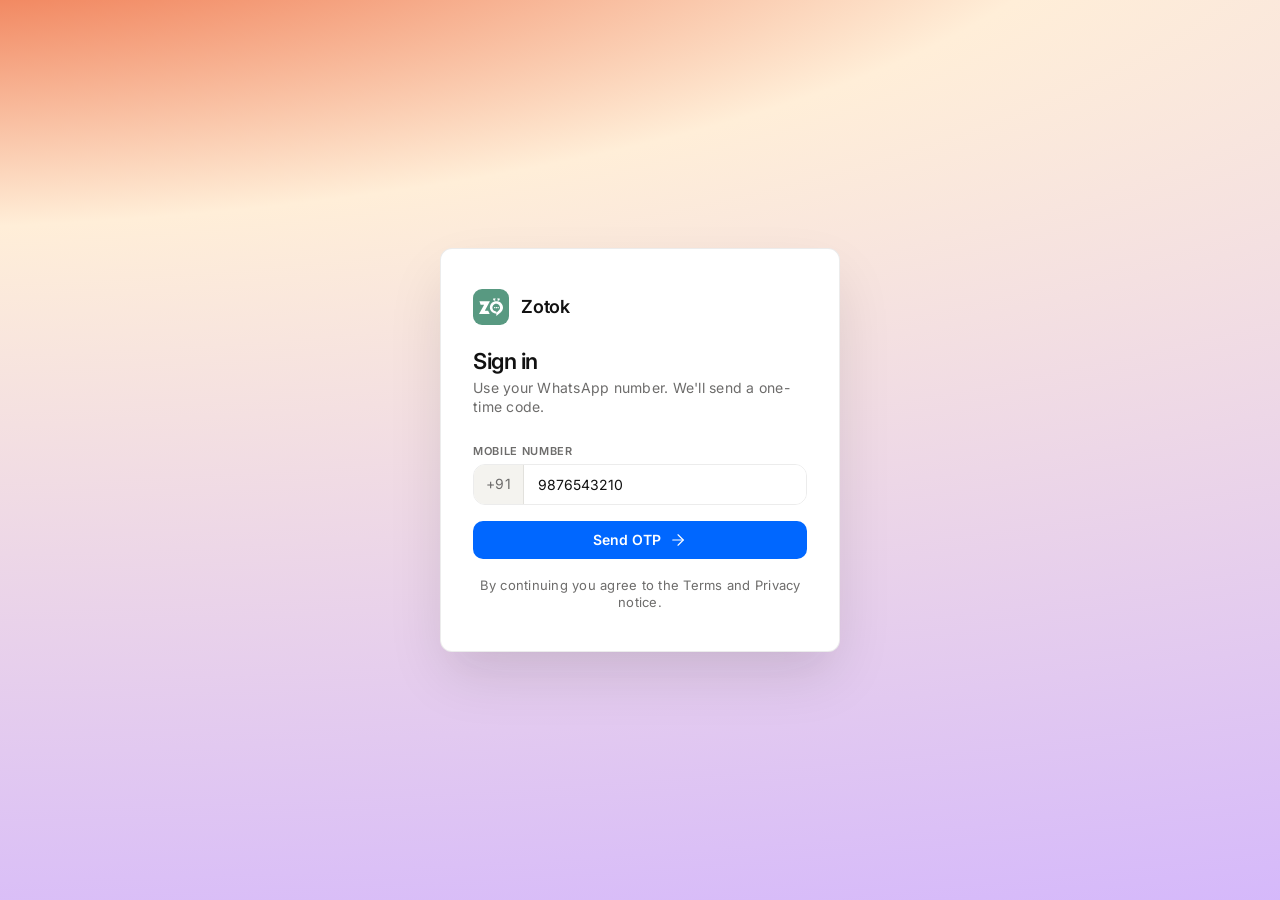
<file: index.html>
<!doctype html>
<html lang="en">
<head>
<meta charset="utf-8">
<title>Group Sense</title>
<meta http-equiv="refresh" content="0; url=login.html">
<link rel="stylesheet" href="styles/main.css">
<link rel="stylesheet" href="styles/components.css">
<link rel="stylesheet" href="styles/dark.css">
  <link rel="preconnect" href="https://fonts.googleapis.com">
  <link rel="preconnect" href="https://fonts.gstatic.com" crossorigin>
  <link href="https://fonts.googleapis.com/css2?family=Inter:wght@400;500;600;700;900&display=swap" rel="stylesheet">
</head>
<body>
<p style="padding:24px;color:#999;font-family:-apple-system,BlinkMacSystemFont,sans-serif">Redirecting to <a href="login.html">login</a>…</p>
</body>
</html>
</file>
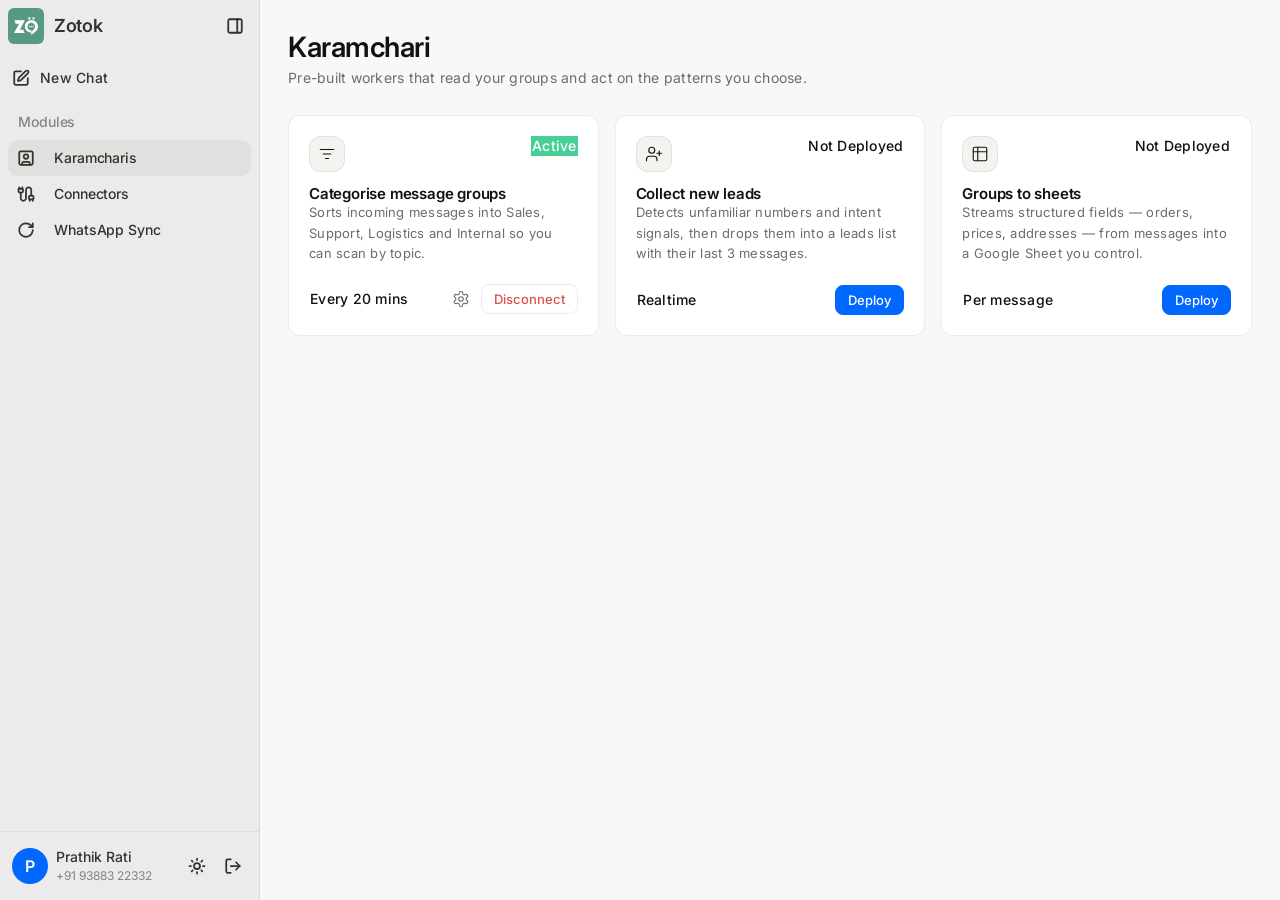
<file: agents.html>
<!doctype html>
<html lang="en" data-loading>

<head>
  <meta charset="utf-8">
  <meta name="viewport" content="width=device-width, initial-scale=1">
  <title>Karamchari — Zotok</title>
  <link rel="stylesheet" href="styles/main.css">
  <link rel="preconnect" href="https://fonts.googleapis.com">
  <link rel="preconnect" href="https://fonts.gstatic.com" crossorigin>
  <link href="https://fonts.googleapis.com/css2?family=Inter:wght@400;500;600;700;900&display=swap" rel="stylesheet">
</head>

<body data-page="agents">

  <div class="app">
    <div id="sidebar-host"></div>

    <main class="main">
      <div class="page">
        <div class="page-head">
          <h1>Karamchari</h1>
          <p class="lede">Pre-built workers that read your groups and act on the patterns you choose.</p>
        </div>

        <div class="agent-grid" id="agent-grid">
          <!-- shimmer cards shown until JS renders real cards -->
          <article class="agent-card shimmer-card">
            <div class="shimmer" style="height:32px;width:32px;border-radius:8px;margin-bottom:12px;"></div>
            <div class="shimmer" style="height:14px;width:70%;margin-bottom:8px;"></div>
            <div class="shimmer" style="height:12px;width:90%;margin-bottom:4px;"></div>
            <div class="shimmer" style="height:12px;width:60%;"></div>
          </article>
          <article class="agent-card shimmer-card">
            <div class="shimmer" style="height:32px;width:32px;border-radius:8px;margin-bottom:12px;"></div>
            <div class="shimmer" style="height:14px;width:60%;margin-bottom:8px;"></div>
            <div class="shimmer" style="height:12px;width:85%;margin-bottom:4px;"></div>
            <div class="shimmer" style="height:12px;width:50%;"></div>
          </article>
          <article class="agent-card shimmer-card">
            <div class="shimmer" style="height:32px;width:32px;border-radius:8px;margin-bottom:12px;"></div>
            <div class="shimmer" style="height:14px;width:65%;margin-bottom:8px;"></div>
            <div class="shimmer" style="height:12px;width:80%;margin-bottom:4px;"></div>
            <div class="shimmer" style="height:12px;width:55%;"></div>
          </article>
        </div>
      </div>
    </main>
  </div>

  <!-- ===================== -->
  <!-- Categorise Modal      -->
  <!-- ===================== -->
  <div class="modal-backdrop" id="modal-configure-agent" role="dialog" aria-modal="true">
    <div class="modal modal-lg">
      <div class="modal-head">
        <div>
          <h2>Categorise message groups</h2>
          <div style="display:flex;gap:12px;margin-top:6px;">
            <span class="badge badge-success"><span class="dot dot-success"></span> State: Active</span>
            <span class="badge">Runs: Every 20 Mins</span>
          </div>
        </div>
        <button class="icon-btn" data-close="modal-configure-agent" aria-label="Close">
          <svg class="icon" viewBox="0 0 24 24" fill="none" stroke="currentColor" stroke-linecap="round"
            stroke-linejoin="round">
            <path d="M18 6 6 18" />
            <path d="m6 6 12 12" />
          </svg>
        </button>
      </div>
      <div class="modal-body" style="background:var(--surface); padding: 24px;">
        <p class="lede" style="margin-bottom:16px;">Messages are classified only using defined categories. Changes apply
          in next scheduled run.</p>
        <div id="category-list" style="display:flex; flex-direction:column; gap:16px; margin-bottom:16px;">
          <!-- Rendered by JS -->
        </div>
        <button class="btn btn-ghost btn-sm" id="add-category-btn"
          style="width:100%; border: 1px dashed var(--border); justify-content:center; background:var(--white);">
          <svg class="icon-sm" viewBox="0 0 24 24" fill="none" stroke="currentColor" stroke-linecap="round"
            stroke-linejoin="round">
            <path d="M12 5v14" />
            <path d="M5 12h14" />
          </svg>
          Add category
        </button>
      </div>
      <div class="modal-foot">
        <span id="category-error" style="color:#d9534f; font-size:13px; margin-right:auto;"></span>
        <button class="btn btn-ghost btn-sm" data-close="modal-configure-agent">Cancel</button>
        <button class="btn btn-primary btn-sm" id="save-categories-btn">Save &amp; Deploy</button>
      </div>
    </div>
  </div>

  <!-- ===================== -->
  <!-- Collect Leads Modal   -->
  <!-- ===================== -->
  <div class="modal-backdrop" id="modal-configure-leads" role="dialog" aria-modal="true">
    <div class="modal modal-lg">
      <div class="modal-head">
        <div>
          <h2>Collect new leads</h2>
          <div style="display:flex;gap:12px;margin-top:6px;">
            <span class="badge" id="modal-leads-badge"><span class="dot dot-idle"></span> State: Not Deployed</span>
            <span class="badge">Runs: Realtime</span>
          </div>
        </div>
        <button class="icon-btn" data-close="modal-configure-leads" aria-label="Close">
          <svg class="icon" viewBox="0 0 24 24" fill="none" stroke="currentColor" stroke-linecap="round"
            stroke-linejoin="round">
            <path d="M18 6 6 18" />
            <path d="m6 6 12 12" />
          </svg>
        </button>
      </div>
      <div class="modal-body" style="background:var(--surface); padding: 24px;">
        <p class="lede" style="margin-bottom:16px;">Detect unknown contacts and extract lead information. Configure the
          columns below.</p>
        <div style="background:var(--white); border:1px solid var(--border); border-radius:var(--r-lg); padding:16px;">
          <div style="display:flex; justify-content:space-between; align-items:center; margin-bottom:16px;">
            <h3 style="font-size:15px; font-weight:600;">Columns (<span id="col-count">6</span>)</h3>
            <button class="btn btn-ghost btn-sm" id="btn-add-col">
              <svg class="icon-sm" viewBox="0 0 24 24" fill="none" stroke="currentColor" stroke-linecap="round"
                stroke-linejoin="round">
                <path d="M12 5v14M5 12h14" />
              </svg>
              Add Column
            </button>
          </div>
          <div id="col-error" style="color:var(--accent-warn); font-size:13px; margin-bottom:12px; display:none;">At
            least 5 columns are required. Names must be unique.</div>
          <div id="col-list" style="display:flex; flex-direction:column; gap:8px;">
            <!-- JS renders columns here -->
          </div>
        </div>
      </div>
      <div class="modal-foot">
        <button class="btn btn-ghost" data-close="modal-configure-leads">Cancel</button>
        <button class="btn btn-primary" id="btn-save-leads">Save &amp; Deploy</button>
      </div>
    </div>
  </div>

  <!-- ===================== -->
  <!-- Groups to Sheets Modal-->
  <!-- ===================== -->
  <div class="modal-backdrop" id="modal-configure-sheets" role="dialog" aria-modal="true">
    <div class="modal modal-lg">
      <div class="modal-head">
        <div>
          <h2>Groups to sheets</h2>
          <div style="display:flex;gap:12px;margin-top:6px;">
            <span class="badge" id="modal-sheets-badge"><span class="dot dot-idle"></span> State: Not Deployed</span>
            <span class="badge">Runs: Per message</span>
          </div>
        </div>
        <button class="icon-btn" data-close="modal-configure-sheets" aria-label="Close">
          <svg class="icon" viewBox="0 0 24 24" fill="none" stroke="currentColor" stroke-linecap="round"
            stroke-linejoin="round">
            <path d="M18 6 6 18" />
            <path d="m6 6 12 12" />
          </svg>
        </button>
      </div>
      <div class="modal-body" style="background:var(--surface); padding: 24px;">
        <p class="lede" style="margin-bottom:16px;">Stream structured fields from messages into a Google Sheet you
          control. Configure the columns to extract.</p>
        <div style="background:var(--white); border:1px solid var(--border); border-radius:var(--r-lg); padding:16px;">
          <div style="display:flex; justify-content:space-between; align-items:center; margin-bottom:16px;">
            <h3 style="font-size:15px; font-weight:600;">Columns (<span id="sheets-col-count">6</span>)</h3>
            <button class="btn btn-ghost btn-sm" id="btn-add-sheets-col">
              <svg class="icon-sm" viewBox="0 0 24 24" fill="none" stroke="currentColor" stroke-linecap="round"
                stroke-linejoin="round">
                <path d="M12 5v14M5 12h14" />
              </svg>
              Add Column
            </button>
          </div>
          <div id="sheets-col-error"
            style="color:var(--accent-warn); font-size:13px; margin-bottom:12px; display:none;">At least 5 columns are
            required. Names must be unique.</div>
          <div id="sheets-col-list" style="display:flex; flex-direction:column; gap:8px;">
            <!-- JS renders columns here -->
          </div>
        </div>
      </div>
      <div class="modal-foot">
        <button class="btn btn-ghost" data-close="modal-configure-sheets">Cancel</button>
        <button class="btn btn-primary" id="btn-save-sheets">Save &amp; Deploy</button>
      </div>
    </div>
  </div>

  <style>
    @keyframes shimmer {
      from {
        background-position: -600px 0;
      }

      to {
        background-position: 600px 0;
      }
    }

    .shimmer {
      background: linear-gradient(90deg, var(--border) 25%, var(--surface-2) 50%, var(--border) 75%);
      background-size: 600px 100%;
      animation: shimmer 1.4s infinite linear;
      border-radius: var(--r-sm);
    }

    .shimmer-card {
      pointer-events: none;
      gap: 8px;
    }
  </style>
  <script src="scripts/sidebar.js"></script>
  <script src="scripts/app.js"></script>
  <script>
    // ====================================================
    // UNIFIED Karamchari STATE ENGINE
    // ====================================================

    // Agent definitions
    const AGENTS = [
      {
        key: 'category',
        title: 'Categorise message groups',
        desc: 'Sorts incoming messages into Sales, Support, Logistics and Internal so you can scan by topic.',
        schedule: 'Every 20 mins',
        icon: `<svg class="icon" viewBox="0 0 24 24" fill="none" stroke="currentColor" stroke-linecap="round" stroke-linejoin="round"><path d="M3 6h18"/><path d="M7 12h10"/><path d="M10 18h4"/></svg>`,
        configModal: 'modal-configure-agent',
        defaultState: 'active'  // pre-configured out of the box
      },
      {
        key: 'leads',
        title: 'Collect new leads',
        desc: 'Detects unfamiliar numbers and intent signals, then drops them into a leads list with their last 3 messages.',
        schedule: 'Realtime',
        icon: `<svg class="icon" viewBox="0 0 24 24" fill="none" stroke="currentColor" stroke-linecap="round" stroke-linejoin="round"><path d="M16 21v-2a4 4 0 0 0-4-4H6a4 4 0 0 0-4 4v2"/><circle cx="9" cy="7" r="4"/><path d="M22 11h-6"/><path d="M19 8v6"/></svg>`,
        configModal: 'modal-configure-leads',
        defaultState: 'inactive'
      },
      {
        key: 'sheets',
        title: 'Groups to sheets',
        desc: 'Streams structured fields — orders, prices, addresses — from messages into a Google Sheet you control.',
        schedule: 'Per message',
        icon: `<svg class="icon" viewBox="0 0 24 24" fill="none" stroke="currentColor" stroke-linecap="round" stroke-linejoin="round"><rect x="3" y="3" width="18" height="18" rx="2"/><path d="M3 9h18"/><path d="M9 3v18"/></svg>`,
        configModal: 'modal-configure-sheets',
        defaultState: 'inactive'
      }
    ];

    window.setState = function (key, state) {
      localStorage.setItem(`zotok_agent_${key}`, state);
    };

    window.getState = function (key) {
      const stored = localStorage.getItem(`zotok_agent_${key}`);
      const agent = AGENTS.find(a => a.key === key);
      return stored || agent.defaultState;
    }


    // Render card footer based on state
    function cardFootHTML(agent, state) {
      if (state === 'active') {
        const configBtn = agent.configModal
          ? `<button class="icon-btn" data-open="${agent.configModal}" aria-label="Configure" title="Configure">
           <svg class="icon" viewBox="0 0 24 24" fill="none" stroke="currentColor" stroke-linecap="round" stroke-linejoin="round"><path d="M12.22 2h-.44a2 2 0 0 0-2 2v.18a2 2 0 0 1-1 1.73l-.43.25a2 2 0 0 1-2 0l-.15-.08a2 2 0 0 0-2.73.73l-.22.38a2 2 0 0 0 .73 2.73l.15.1a2 2 0 0 1 1 1.72v.51a2 2 0 0 1-1 1.74l-.15.09a2 2 0 0 0-.73 2.73l.22.38a2 2 0 0 0 2.73.73l.15-.08a2 2 0 0 1 2 0l.43.25a2 2 0 0 1 1 1.73V20a2 2 0 0 0 2 2h.44a2 2 0 0 0 2-2v-.18a2 2 0 0 1 1-1.73l.43-.25a2 2 0 0 1 2 0l.15.08a2 2 0 0 0 2.73-.73l.22-.39a2 2 0 0 0-.73-2.73l-.15-.08a2 2 0 0 1-1-1.74v-.5a2 2 0 0 1 1-1.74l.15-.09a2 2 0 0 0 .73-2.73l-.22-.38a2 2 0 0 0-2.73-.73l-.15.08a2 2 0 0 1-2 0l-.43-.25a2 2 0 0 1-1-1.73V4a2 2 0 0 0-2-2z"/><circle cx="12" cy="12" r="3"/></svg>
         </button>`
          : '';
        return `
      <span class="badge">${agent.schedule}</span>
      <div style="display:flex;gap:4px;align-items:center;">
        ${configBtn}
        <button class="btn btn-ghost btn-sm" style="color:#d9534f;" data-action="disconnect" data-agent="${agent.key}">Disconnect</button>
      </div>`;
      } else {
        const openAttr = agent.configModal ? `data-open="${agent.configModal}"` : `data-action="deploy-no-config" data-agent="${agent.key}"`;
        return `
      <span class="badge">${agent.schedule}</span>
      <button class="btn btn-primary btn-sm" ${openAttr}>Deploy</button>`;
      }
    }

    function cardBadgeHTML(state) {
      if (state === 'active') {
        return `<span class="badge badge-success"><span class="dot dot-success"></span> Active</span>`;
      }
      return `<span class="badge"><span class="dot dot-idle"></span> Not Deployed</span>`;
    }

    // Render all cards
    function renderCards() {
      const grid = document.getElementById('agent-grid');
      grid.innerHTML = '';
      AGENTS.forEach(agent => {
        const state = getState(agent.key);
        const card = document.createElement('article');
        card.className = 'agent-card';
        card.dataset.agentCard = agent.key;
        card.innerHTML = `
      <div class="agent-head">
        <div class="agent-icon">${agent.icon}</div>
        ${cardBadgeHTML(state)}
      </div>
      <div>
        <h3>${agent.title}</h3>
        <p>${agent.desc}</p>
      </div>
      <div class="agent-foot" style="justify-content:space-between;width:100%;" id="foot-${agent.key}">
        ${cardFootHTML(agent, state)}
      </div>`;
        grid.appendChild(card);
      });
    }

    // Update a single card's footer + badge without full re-render
    window.updateCardUI = function (key, state) {
      const agent = AGENTS.find(a => a.key === key);
      if (!agent) return;
      const card = document.querySelector(`[data-agent-card="${key}"]`);
      if (!card) return;

      // Update badge
      const badge = card.querySelector('.agent-head .badge');
      if (badge) badge.outerHTML = cardBadgeHTML(state);

      // Update footer
      const foot = document.getElementById(`foot-${key}`);
      if (foot) foot.innerHTML = cardFootHTML(agent, state);
    }

    // ====================================================
    // CONNECT / DISCONNECT + MODAL OPEN (delegated)
    // ====================================================
    document.addEventListener('click', e => {
      // Open modals — app.js's querySelectorAll misses dynamically rendered card buttons,
      // so we delegate here for any [data-open] click.
      const openBtn = e.target.closest('[data-open]');
      if (openBtn) {
        const id = openBtn.dataset.open;
        if (id === 'modal-configure-agent') {
          document.getElementById('save-categories-btn').textContent =
            getState('category') === 'active' ? 'Save Changes' : 'Save & Deploy';
        }
        if (id === 'modal-configure-leads') {
          const leadsState = getState('leads');
          const leadsBadge = document.getElementById('modal-leads-badge');
          if (leadsBadge) {
            leadsBadge.innerHTML = leadsState === 'active'
              ? `<span class="dot dot-success"></span> State: Active`
              : `<span class="dot dot-idle"></span> State: Not Deployed`;
            leadsBadge.className = leadsState === 'active' ? 'badge badge-success' : 'badge';
          }
          document.getElementById('btn-save-leads').textContent = leadsState === 'active' ? 'Save Changes' : 'Save & Deploy';
        }
        if (id === 'modal-configure-sheets') {
          const sheetsState = getState('sheets');
          const sheetsBadge = document.getElementById('modal-sheets-badge');
          if (sheetsBadge) {
            sheetsBadge.innerHTML = sheetsState === 'active'
              ? `<span class="dot dot-success"></span> State: Active`
              : `<span class="dot dot-idle"></span> State: Not Deployed`;
            sheetsBadge.className = sheetsState === 'active' ? 'badge badge-success' : 'badge';
          }
          document.getElementById('btn-save-sheets').textContent = sheetsState === 'active' ? 'Save Changes' : 'Save & Deploy';
        }
        window.openModal(id);
        return;
      }

      // Disconnect
      const disconnectBtn = e.target.closest('[data-action="disconnect"]');
      if (disconnectBtn) {
        const key = disconnectBtn.dataset.agent;
        setState(key, 'inactive');
        updateCardUI(key, 'inactive');
        if (window.syncSidebar) window.syncSidebar();
        return;
      }

      // Deploy with no config modal (e.g. Sheets — placeholder until modal added)
      const noConfigBtn = e.target.closest('[data-action="deploy-no-config"]');
      if (noConfigBtn) {
        const key = noConfigBtn.dataset.agent;
        setState(key, 'active');
        updateCardUI(key, 'active');
        if (window.syncSidebar) window.syncSidebar();
        return;
      }
    });

    // ====================================================
    // LEADS MODAL — Column Configuration
    // ====================================================
    let columns = [
      { id: 1, name: "Firm Name" },
      { id: 2, name: "Phone Number" },
      { id: 3, name: "Contact Name" },
      { id: 4, name: "Last Message" },
      { id: 5, name: "Timestamp" },
      { id: 6, name: "Actions: Reply" }
    ];
    let nextColId = 7;

    function renderColumns() {
      const colList = document.getElementById('col-list');
      const colCount = document.getElementById('col-count');
      if (!colList) return;
      colList.innerHTML = '';
      colCount.textContent = columns.length;
      columns.forEach((col, index) => {
        const row = document.createElement('div');
        row.style.cssText = 'display:flex;gap:8px;align-items:center;';
        row.innerHTML = `
      <div style="display:flex;flex-direction:column;gap:2px;">
        <button class="icon-btn-round" style="width:20px;height:20px;border-radius:4px;" title="Move Up" onclick="moveCol(${index},-1)" ${index === 0 ? 'disabled' : ''}>
          <svg class="icon-xs" viewBox="0 0 24 24" fill="none" stroke="currentColor" stroke-linecap="round" stroke-linejoin="round"><path d="m18 15-6-6-6 6"/></svg>
        </button>
        <button class="icon-btn-round" style="width:20px;height:20px;border-radius:4px;" title="Move Down" onclick="moveCol(${index},1)" ${index === columns.length - 1 ? 'disabled' : ''}>
          <svg class="icon-xs" viewBox="0 0 24 24" fill="none" stroke="currentColor" stroke-linecap="round" stroke-linejoin="round"><path d="m6 9 6 6 6-6"/></svg>
        </button>
      </div>
      <input type="text" class="input" style="flex:1;" value="${col.name}" onchange="renameCol(${index},this.value)" placeholder="Column Name">
      <button class="icon-btn" onclick="deleteCol(${index})" title="Delete" style="color:var(--accent-warn);">
        <svg class="icon-sm" viewBox="0 0 24 24" fill="none" stroke="currentColor" stroke-linecap="round" stroke-linejoin="round"><path d="M3 6h18"/><path d="M19 6v14a2 2 0 0 1-2 2H7a2 2 0 0 1-2-2V6"/><path d="M8 6V4c0-1 1-2 2-2h4c1 0 2 1 2 2v2"/></svg>
      </button>`;
        colList.appendChild(row);
      });
    }

    window.moveCol = (index, dir) => {
      if (index + dir < 0 || index + dir >= columns.length) return;
      [columns[index], columns[index + dir]] = [columns[index + dir], columns[index]];
      renderColumns();
    };
    window.renameCol = (index, val) => { columns[index].name = val.trim(); checkColConstraints(); };
    window.deleteCol = (index) => { columns.splice(index, 1); renderColumns(); checkColConstraints(); };

    document.getElementById('btn-add-col').addEventListener('click', () => {
      columns.push({ id: nextColId++, name: `New Column` });
      renderColumns(); checkColConstraints();
    });

    function checkColConstraints() {
      const colError = document.getElementById('col-error');
      const saveBtn = document.getElementById('btn-save-leads');
      const names = columns.map(c => c.name.toLowerCase());
      const valid = columns.length >= 5 && names.length === new Set(names).size;
      if (colError) colError.style.display = valid ? 'none' : 'block';
      if (saveBtn) saveBtn.disabled = !valid;
      return valid;
    }

    document.getElementById('btn-save-leads').addEventListener('click', () => {
      if (!checkColConstraints()) return;
      localStorage.setItem('zotok_leads_columns', JSON.stringify(columns));
      setState('leads', 'active');
      updateCardUI('leads', 'active');
      if (window.syncSidebar) window.syncSidebar();
      document.getElementById('modal-configure-leads').classList.remove('open');
    });

    // ====================================================
    // SHEETS MODAL — Column Configuration
    // ====================================================
    const DEFAULT_SHEETS_COLUMNS = [
      { id: 1, name: "Group Name" },
      { id: 2, name: "Sender" },
      { id: 3, name: "Phone Number" },
      { id: 4, name: "Message" },
      { id: 5, name: "Timestamp" },
      { id: 6, name: "Category" }
    ];

    let sheetsColumns = (() => {
      const stored = localStorage.getItem('zotok_sheets_columns');
      return stored ? JSON.parse(stored) : JSON.parse(JSON.stringify(DEFAULT_SHEETS_COLUMNS));
    })();
    let nextSheetsColId = Math.max(...sheetsColumns.map(c => c.id)) + 1;

    function renderSheetsColumns() {
      const colList = document.getElementById('sheets-col-list');
      const colCount = document.getElementById('sheets-col-count');
      if (!colList) return;
      colList.innerHTML = '';
      colCount.textContent = sheetsColumns.length;
      sheetsColumns.forEach((col, index) => {
        const row = document.createElement('div');
        row.style.cssText = 'display:flex;gap:8px;align-items:center;';
        row.innerHTML = `
      <div style="display:flex;flex-direction:column;gap:2px;">
        <button class="icon-btn-round" style="width:20px;height:20px;border-radius:4px;" title="Move Up" onclick="moveSheetsCol(${index},-1)" ${index === 0 ? 'disabled' : ''}>
          <svg class="icon-xs" viewBox="0 0 24 24" fill="none" stroke="currentColor" stroke-linecap="round" stroke-linejoin="round"><path d="m18 15-6-6-6 6"/></svg>
        </button>
        <button class="icon-btn-round" style="width:20px;height:20px;border-radius:4px;" title="Move Down" onclick="moveSheetsCol(${index},1)" ${index === sheetsColumns.length - 1 ? 'disabled' : ''}>
          <svg class="icon-xs" viewBox="0 0 24 24" fill="none" stroke="currentColor" stroke-linecap="round" stroke-linejoin="round"><path d="m6 9 6 6 6-6"/></svg>
        </button>
      </div>
      <input type="text" class="input" style="flex:1;" value="${col.name}" onchange="renameSheetsCol(${index},this.value)" placeholder="Column Name">
      <button class="icon-btn" onclick="deleteSheetsCol(${index})" title="Delete" style="color:var(--accent-warn);">
        <svg class="icon-sm" viewBox="0 0 24 24" fill="none" stroke="currentColor" stroke-linecap="round" stroke-linejoin="round"><path d="M3 6h18"/><path d="M19 6v14a2 2 0 0 1-2 2H7a2 2 0 0 1-2-2V6"/><path d="M8 6V4c0-1 1-2 2-2h4c1 0 2 1 2 2v2"/></svg>
      </button>`;
        colList.appendChild(row);
      });
    }

    window.moveSheetsCol = (index, dir) => {
      if (index + dir < 0 || index + dir >= sheetsColumns.length) return;
      [sheetsColumns[index], sheetsColumns[index + dir]] = [sheetsColumns[index + dir], sheetsColumns[index]];
      renderSheetsColumns();
    };
    window.renameSheetsCol = (index, val) => { sheetsColumns[index].name = val.trim(); checkSheetsConstraints(); };
    window.deleteSheetsCol = (index) => { sheetsColumns.splice(index, 1); renderSheetsColumns(); checkSheetsConstraints(); };

    document.getElementById('btn-add-sheets-col').addEventListener('click', () => {
      sheetsColumns.push({ id: nextSheetsColId++, name: 'New Column' });
      renderSheetsColumns(); checkSheetsConstraints();
    });

    function checkSheetsConstraints() {
      const colError = document.getElementById('sheets-col-error');
      const saveBtn = document.getElementById('btn-save-sheets');
      const names = sheetsColumns.map(c => c.name.toLowerCase());
      const valid = sheetsColumns.length >= 5 && names.length === new Set(names).size;
      if (colError) colError.style.display = valid ? 'none' : 'block';
      if (saveBtn) saveBtn.disabled = !valid;
      return valid;
    }

    document.getElementById('btn-save-sheets').addEventListener('click', () => {
      if (!checkSheetsConstraints()) return;
      localStorage.setItem('zotok_sheets_columns', JSON.stringify(sheetsColumns));
      setState('sheets', 'active');
      updateCardUI('sheets', 'active');
      if (window.syncSidebar) window.syncSidebar();
      document.getElementById('modal-configure-sheets').classList.remove('open');
    });

    // ====================================================
    // INIT
    // ====================================================
    renderColumns();
    renderSheetsColumns();
    renderCards();
  </script>
</body>

</html>
</file>
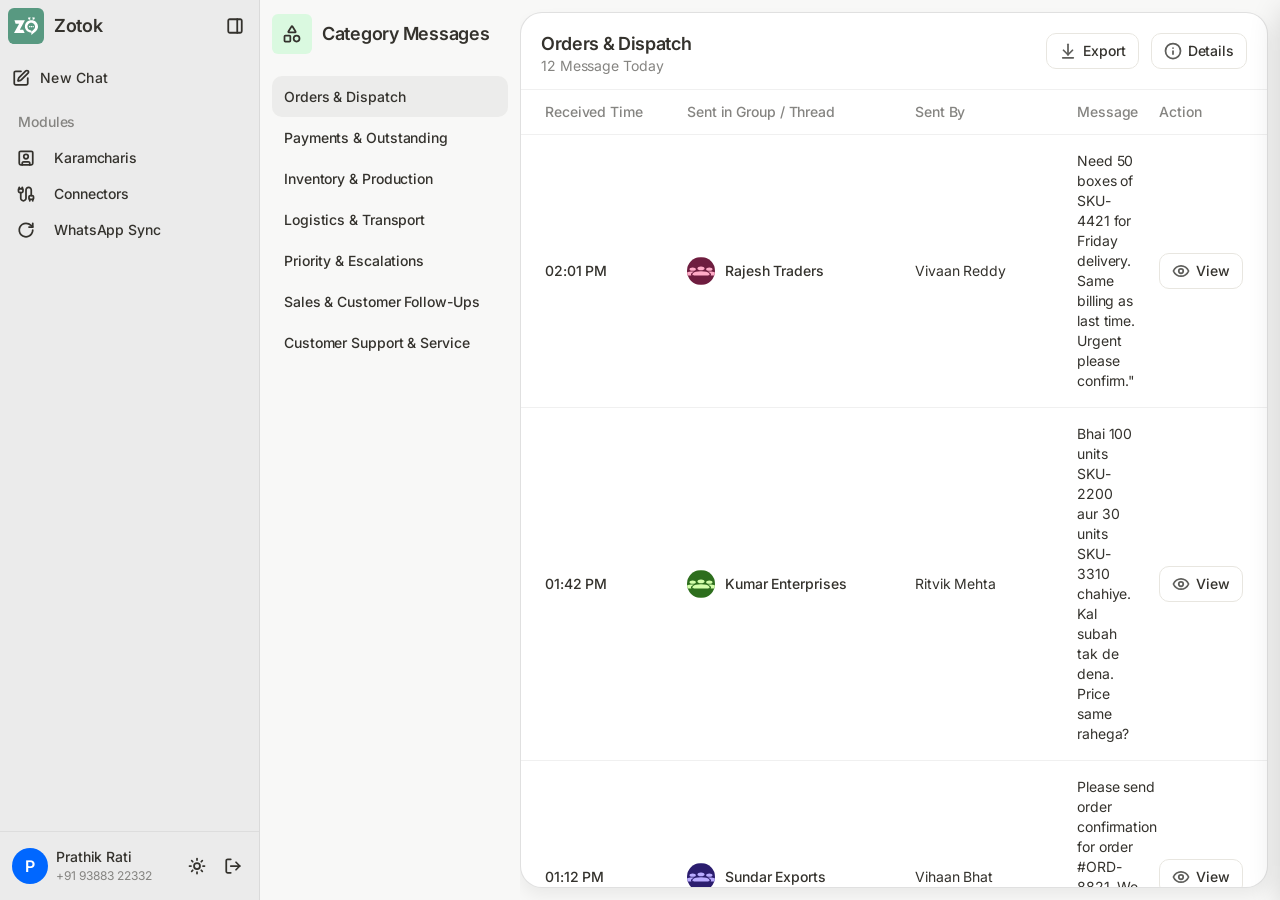
<file: category-view.html>
<!doctype html>
<html lang="en">

<head>
  <meta charset="utf-8">
  <meta name="viewport" content="width=device-width, initial-scale=1">
  <title>Category Messages — Group Sense</title>
  <link rel="stylesheet" href="styles/main.css">
  <link rel="stylesheet" href="styles/components.css">
  <link rel="stylesheet" href="styles/dark.css">
  <link rel="preconnect" href="https://fonts.googleapis.com">
  <link rel="preconnect" href="https://fonts.gstatic.com" crossorigin>
  <link href="https://fonts.googleapis.com/css2?family=Inter:wght@400;500;600;700;900&display=swap" rel="stylesheet">
</head>

<body data-page="category-view">
  <div class="app">
    <div id="sidebar-host"></div>

    <main class="main cat-layout">

      <!-- Left: Category panel -->
      <div class="cat-panel">
        <div class="cat-panel-head">
          <div class="cat-panel-icon">
            <img src="assets/icons/icon-chat-header.svg" alt="">
          </div>
          <span class="cat-panel-title">Category Messages</span>
        </div>
        <div class="cat-list" id="cat-list">
          <div class="cat-item active" data-cat="orders">Orders &amp; Dispatch</div>
          <div class="cat-item" data-cat="payments">Payments &amp; Outstanding</div>
          <div class="cat-item" data-cat="inventory">Inventory &amp; Production</div>
          <div class="cat-item" data-cat="logistics">Logistics &amp; Transport</div>
          <div class="cat-item" data-cat="priority">Priority &amp; Escalations</div>
          <div class="cat-item" data-cat="sales">Sales &amp; Customer Follow-Ups</div>
          <div class="cat-item" data-cat="support">Customer Support &amp; Service</div>
        </div>
      </div>

      <!-- Right: Main content -->
      <div class="cat-content">
        <div class="cat-card">

          <!-- Card header -->
          <div class="cat-card-head">
            <div>
              <div class="cat-card-title" id="cat-card-title">Orders &amp; Dispatch</div>
              <div class="cat-card-sub">12 Message Today</div>
            </div>
            <div class="cat-card-actions">
              <button class="btn btn-sm btn-secondary">
                <img src="assets/icons/icon-download.svg" alt="">
                Export
              </button>
              <button class="btn btn-sm btn-secondary">
                <img src="assets/icons/icon-info-circle.svg" alt="">
                Details
              </button>
            </div>
          </div>

          <!-- Table -->
          <div class="cat-table">

            <!-- Header row -->
            <div class="cat-row cat-row--head">
              <div class="cat-cell cat-cell--time">Received Time</div>
              <div class="cat-cell cat-cell--group">Sent in Group / Thread</div>
              <div class="cat-cell cat-cell--by">Sent By</div>
              <div class="cat-cell cat-cell--msg">Message</div>
              <div class="cat-cell cat-cell--action">Action</div>
            </div>

            <!-- Row 1 -->
            <div class="cat-row">
              <div class="cat-cell cat-cell--time">02:01 PM</div>
              <div class="cat-cell cat-cell--group">
                <div class="cat-group-cell">
                  <div class="cat-avatar"><img src="assets/icons/user-avatar-maroon.svg" alt=""></div>
                  <span>Rajesh Traders</span>
                </div>
              </div>
              <div class="cat-cell cat-cell--by">Vivaan Reddy</div>
              <div class="cat-cell cat-cell--msg">Need 50 boxes of SKU-4421 for Friday delivery. Same billing as last
                time. Urgent please confirm."</div>
              <div class="cat-cell cat-cell--action"><button class="btn btn-sm btn-secondary" type="button"><img
                    src="assets/icons/icon-view.svg" alt="">View</button></div>
            </div>

            <!-- Row 2 -->
            <div class="cat-row">
              <div class="cat-cell cat-cell--time">01:42 PM</div>
              <div class="cat-cell cat-cell--group">
                <div class="cat-group-cell">
                  <div class="cat-avatar"><img src="assets/icons/user-avatar-green.svg" alt=""></div>
                  <span>Kumar Enterprises</span>
                </div>
              </div>
              <div class="cat-cell cat-cell--by">Ritvik Mehta</div>
              <div class="cat-cell cat-cell--msg">Bhai 100 units SKU-2200 aur 30 units SKU-3310 chahiye. Kal subah tak
                de dena. Price same rahega?</div>
              <div class="cat-cell cat-cell--action"><button class="btn btn-sm btn-secondary" type="button"><img
                    src="assets/icons/icon-view.svg" alt="">View</button></div>
            </div>

            <!-- Row 3 -->
            <div class="cat-row">
              <div class="cat-cell cat-cell--time">01:12 PM</div>
              <div class="cat-cell cat-cell--group">
                <div class="cat-group-cell">
                  <div class="cat-avatar"><img src="assets/icons/user-avatar-indigo.svg" alt=""></div>
                  <span>Sundar Exports</span>
                </div>
              </div>
              <div class="cat-cell cat-cell--by">Vihaan Bhat</div>
              <div class="cat-cell cat-cell--msg">Please send order confirmation for order #ORD-8821. We need it for our
                accounts team today.</div>
              <div class="cat-cell cat-cell--action"><button class="btn btn-sm btn-secondary" type="button"><img
                    src="assets/icons/icon-view.svg" alt="">View</button></div>
            </div>

            <!-- Row 4 -->
            <div class="cat-row">
              <div class="cat-cell cat-cell--time">01:01 PM</div>
              <div class="cat-cell cat-cell--group">
                <div class="cat-group-cell">
                  <div class="cat-avatar"><img src="assets/icons/user-avatar-olive.svg" alt=""></div>
                  <span>Lakshmi Supplies</span>
                </div>
              </div>
              <div class="cat-cell cat-cell--by">Atharv Saxena</div>
              <div class="cat-cell cat-cell--msg">Can you deliver 40 cartons of product A to our Secunderabad warehouse?
              </div>
              <div class="cat-cell cat-cell--action"><button class="btn btn-sm btn-secondary" type="button"><img
                    src="assets/icons/icon-view.svg" alt="">View</button></div>
            </div>

            <!-- Row 5 -->
            <div class="cat-row">
              <div class="cat-cell cat-cell--time">12:58 PM</div>
              <div class="cat-cell cat-cell--group">
                <div class="cat-group-cell">
                  <div class="cat-avatar"><img src="assets/icons/user-avatar-teal.svg" alt=""></div>
                  <span>Vijay &amp; Sons</span>
                </div>
              </div>
              <div class="cat-cell cat-cell--by">Ayaan Das</div>
              <div class="cat-cell cat-cell--msg">What is the current rate for SKU-1100? We plan to order 200 units next
                week.</div>
              <div class="cat-cell cat-cell--action"><button class="btn btn-sm btn-secondary" type="button"><img
                    src="assets/icons/icon-view.svg" alt="">View</button></div>
            </div>

            <!-- Row 6 -->
            <div class="cat-row">
              <div class="cat-cell cat-cell--time">12:31 PM</div>
              <div class="cat-cell cat-cell--group">
                <div class="cat-group-cell">
                  <div class="cat-avatar"><img src="assets/icons/user-avatar-violet.svg" alt=""></div>
                  <span>Hariharan Associates</span>
                </div>
              </div>
              <div class="cat-cell cat-cell--by">Kian Nair</div>
              <div class="cat-cell cat-cell--msg">Mujhe 500 kg maida chahiye aur 300 kg sugar. Kal tak pohunchao. Same
                address hai.</div>
              <div class="cat-cell cat-cell--action"><button class="btn btn-sm btn-secondary" type="button"><img
                    src="assets/icons/icon-view.svg" alt="">View</button></div>
            </div>

            <!-- Row 7 -->
            <div class="cat-row">
              <div class="cat-cell cat-cell--time">12:29 PM</div>
              <div class="cat-cell cat-cell--group">
                <div class="cat-group-cell">
                  <div class="cat-avatar"><img src="assets/icons/user-avatar-red.svg" alt=""></div>
                  <span>Nirmal Fabrics</span>
                </div>
              </div>
              <div class="cat-cell cat-cell--by">Om Nair</div>
              <div class="cat-cell cat-cell--msg">Reorder same as last month — SKU-3310 x 150, SKU-4421 x 80. Urgent
                shipment required.</div>
              <div class="cat-cell cat-cell--action"><button class="btn btn-sm btn-secondary" type="button"><img
                    src="assets/icons/icon-view.svg" alt="">View</button></div>
            </div>

            <!-- Row 8 -->
            <div class="cat-row">
              <div class="cat-cell cat-cell--time">12:11 PM</div>
              <div class="cat-cell cat-cell--group">
                <div class="cat-group-cell">
                  <div class="cat-avatar"><img src="assets/icons/user-avatar-green.svg" alt=""></div>
                  <span>Asha Agro</span>
                </div>
              </div>
              <div class="cat-cell cat-cell--by">Sai Iyer</div>
              <div class="cat-cell cat-cell--msg">Bhaiya ek baar aur 60 pieces SKU-9910 bhejo. Last wali quality achhi
                thi. COD rahega.</div>
              <div class="cat-cell cat-cell--action"><button class="btn btn-sm btn-secondary" type="button"><img
                    src="assets/icons/icon-view.svg" alt="">View</button></div>
            </div>

            <!-- Row 9 -->
            <div class="cat-row">
              <div class="cat-cell cat-cell--time">12:04 PM</div>
              <div class="cat-cell cat-cell--group">
                <div class="cat-group-cell">
                  <div class="cat-avatar"><img src="assets/icons/user-avatar-indigo.svg" alt=""></div>
                  <span>Shree Chemicals</span>
                </div>
              </div>
              <div class="cat-cell cat-cell--by">Kian Patel</div>
              <div class="cat-cell cat-cell--msg">Urgent order — 25 bags cement grade packing material SKU-0012. Deliver
                to plot 44, IDA Nacharam.</div>
              <div class="cat-cell cat-cell--action"><button class="btn btn-sm btn-secondary" type="button"><img
                    src="assets/icons/icon-view.svg" alt="">View</button></div>
            </div>

            <!-- Row 10 -->
            <div class="cat-row">
              <div class="cat-cell cat-cell--time">11:58 AM</div>
              <div class="cat-cell cat-cell--group">
                <div class="cat-group-cell">
                  <div class="cat-avatar"><img src="assets/icons/user-avatar-olive.svg" alt=""></div>
                  <span>Ganesh Motors</span>
                </div>
              </div>
              <div class="cat-cell cat-cell--by">Muhammad Bhat</div>
              <div class="cat-cell cat-cell--msg">Hamara monthly standing order process karo — same as PO-7712. Any
                changes call karo.</div>
              <div class="cat-cell cat-cell--action"><button class="btn btn-sm btn-secondary" type="button"><img
                    src="assets/icons/icon-view.svg" alt="">View</button></div>
            </div>

          </div>
        </div>
      </div>

    </main>
  </div>

  <!-- Chat flyout -->
  <div class="cat-flyout" id="cat-flyout">
    <div class="cat-flyout-head">
      <div class="cat-flyout-avatar" id="cat-flyout-avatar">
        <img src="assets/icons/icon-whatsapp-wave.svg" alt="">
      </div>
      <div class="cat-flyout-info">
        <div class="cat-flyout-name" id="cat-flyout-name"></div>
        <div class="cat-flyout-sub">12 Members</div>
      </div>
      <div class="cat-flyout-head-actions">
        <button class="btn btn-icon" type="button" aria-label="Details" data-tooltip="Details">
          <img src="assets/icons/icon-details.svg" alt="">
        </button>
        <button class="btn btn-icon" type="button" id="cat-flyout-close" aria-label="Close" data-tooltip="Close">
          <img src="assets/icons/icon-close.svg" alt="">
        </button>
      </div>
    </div>
    <div class="cat-flyout-messages" id="cat-flyout-messages"></div>
    <div class="cat-flyout-composer">
      <div class="cat-flyout-input-wrap">
        <textarea class="cat-flyout-textarea" id="cat-flyout-input" rows="1"
          placeholder="Ask about your synced groups…"></textarea>
        <div class="cat-flyout-toolbar">
          <div class="cat-flyout-toolbar-side">
            <input type="file" id="cat-flyout-file" style="display:none">
            <button class="cat-flyout-tool-btn" type="button" id="cat-flyout-attach" data-tooltip="Attach">
              <img src="assets/icons/icon-minus.svg" alt="">
            </button>
            <button class="cat-flyout-wa-btn" type="button" id="cat-flyout-wa-trigger" title="WhatsApp Number">
              <span class="cat-flyout-wa-dot"></span>
              <span id="cat-flyout-wa-label">+91 93883 22332</span>
              <svg class="cat-flyout-wa-chevron" width="12" height="12" viewBox="0 0 12 12" fill="none">
                <path d="M3 4.5L6 7.5L9 4.5" stroke="#34322d" stroke-width="1.5" stroke-linecap="round"
                  stroke-linejoin="round" />
              </svg>
            </button>
          </div>
          <div class="cat-flyout-toolbar-side">
            <button class="cat-flyout-tool-btn no-border" type="button" data-tooltip="Media">
              <img src="assets/icons/icon-media.svg" alt="">
            </button>
            <button class="cat-flyout-send-btn" id="cat-flyout-send" type="button" data-tooltip="Send">
              <img src="assets/icons/icon-send.svg" alt="">
            </button>
          </div>
        </div>
      </div>
    </div>
  </div>

  <script src="scripts/sidebar.js"></script>
  <script src="scripts/app.js"></script>
  <script>
    const catItems = document.querySelectorAll('.cat-item');
    const catCardTitle = document.getElementById('cat-card-title');
    const catTitles = {
      orders: 'Orders & Dispatch',
      payments: 'Payments & Outstanding',
      inventory: 'Inventory & Production',
      logistics: 'Logistics & Transport',
      priority: 'Priority & Escalations',
      sales: 'Sales & Customer Follow-Ups',
      support: 'Customer Support & Service',
    };
    catItems.forEach(item => {
      item.addEventListener('click', () => {
        catItems.forEach(i => i.classList.remove('active'));
        item.classList.add('active');
        if (catCardTitle) catCardTitle.textContent = catTitles[item.dataset.cat] || '';
      });
    });

    // ── Chat flyout ──
    const flyout = document.getElementById('cat-flyout');
    const flyoutName = document.getElementById('cat-flyout-name');
    const flyoutMsgs = document.getElementById('cat-flyout-messages');
    const flyoutInput = document.getElementById('cat-flyout-input');
    const flyoutSend = document.getElementById('cat-flyout-send');
    const AVATAR_COLORS = ['#6e1d3f', '#1d3f6e', '#1d6e3f', '#6e4e1d', '#4e1d6e', '#1d6e6e'];

    const FLYOUT_HISTORY = {
      'Rajesh Traders': [
        { type: 'in', text: 'Hi, when is the next stock refresh for SKU-4421?' },
        { type: 'out', text: 'SKU-4421 is in stock — fresh batch just arrived. How many units do you need?' },
        { type: 'in', text: 'Great! We usually take 40–60 boxes a week. Can you hold 50 for us?' },
        { type: 'out', text: 'Held for you. Please confirm the delivery address and billing preference.' },
      ],
      'Kumar Enterprises': [
        { type: 'in', text: 'Kya SKU-2200 aur SKU-3310 dono available hai abhi?' },
        { type: 'out', text: 'Haan dono available hai. Quantity batao, order confirm karta hoon.' },
        { type: 'in', text: 'Aur kya kal subah tak delivery possible hai?' },
        { type: 'out', text: 'Before 10 AM order confirm karein toh kal subah delivery ho sakti hai.' },
      ],
      'Sundar Exports': [
        { type: 'in', text: 'Order #ORD-8821 dispatch hua kya?' },
        { type: 'out', text: 'Yes, dispatched yesterday. Expected delivery today by 6 PM.' },
        { type: 'in', text: 'Accounts team ko confirmation chahiye aaj hi for GST entry.' },
      ],
      'Lakshmi Supplies': [
        { type: 'in', text: 'Product A bulk mein available hai?' },
        { type: 'out', text: 'Yes, bulk stock available. Min order 20 cartons. Secunderabad delivery possible.' },
        { type: 'in', text: 'Per carton rate kya rahega 40 cartons ke liye?' },
        { type: 'out', text: '40 cartons pe ₹1,240/carton — includes delivery to Secunderabad warehouse.' },
      ],
      'Vijay & Sons': [
        { type: 'in', text: 'SKU-1100 abhi stock mein hai?' },
        { type: 'out', text: 'Yes, SKU-1100 in stock. Bulk rate ₹420/unit for 100+ units.' },
        { type: 'in', text: 'Next week 200 units lenge. Kya advance booking ho sakti hai?' },
        { type: 'out', text: 'Haan, advance booking ho sakti hai 20% advance pe. Shall I block 200 units?' },
      ],
      'Hariharan Associates': [
        { type: 'in', text: 'Maida aur sugar bulk rate kya hai?' },
        { type: 'out', text: 'Maida ₹28/kg, Sugar ₹40/kg (500 kg+). Delivery charges alag se.' },
        { type: 'in', text: 'Delivery kal tak ho sakti hai same address pe?' },
        { type: 'out', text: 'Haan, kal morning slot available hai. Order confirm karein.' },
      ],
      'Nirmal Fabrics': [
        { type: 'in', text: 'Last month wala order exactly repeat karna hai.' },
        { type: 'out', text: 'Last order: SKU-3310 × 150, SKU-4421 × 80. Same billing and address?' },
        { type: 'in', text: 'Haan same sab kuch. Bas jaldi chahiye iss baar.' },
      ],
      'Asha Agro': [
        { type: 'in', text: 'SKU-9910 ki last delivery mein quality bahut achhi thi.' },
        { type: 'out', text: 'Thank you! Same batch abhi bhi available hai. Reorder karna hai?' },
        { type: 'in', text: 'Haan, 60 pieces chahiye. COD payment rahega.' },
      ],
      'Shree Chemicals': [
        { type: 'in', text: 'SKU-0012 ka delivery time kya hai IDA Nacharam ke liye?' },
        { type: 'out', text: 'Nacharam ke liye same-day delivery 2 PM order se pehle.' },
        { type: 'in', text: 'Aur minimum order quantity kitni hai?' },
        { type: 'out', text: 'Min 10 bags. 25+ bags pe free delivery.' },
      ],
      'Ganesh Motors': [
        { type: 'in', text: 'PO-7712 ka renewal time aa gaya hai.' },
        { type: 'out', text: 'Noted. Same items as last month? I\'ll prepare the order for your confirmation.' },
        { type: 'in', text: 'Haan same items. Ek baar review karke confirm karo.' },
        { type: 'out', text: 'PO-7712 reviewed — 14 line items, total ₹1,84,500. Ready to process.' },
      ],
    };

    function msgInHTML(sender, time, text) {
      return `<div class="cat-flyout-msg-in">
        <div class="cat-flyout-msg-meta">
          <span class="cat-flyout-msg-sender">${sender}</span>
          <span class="cat-flyout-msg-dot">•</span>
          <span class="cat-flyout-msg-time">${time}</span>
        </div>
        <div class="cat-flyout-msg-text">${text}</div>
      </div>`;
    }

    function msgOutHTML(text) {
      return `<div class="cat-flyout-msg-out"><div class="cat-flyout-msg-bubble">${text}</div></div>`;
    }

    function offsetTime(timeStr, minusMins) {
      const [hm, ap] = timeStr.split(' ');
      let [h, m] = hm.split(':').map(Number);
      if (ap === 'PM' && h !== 12) h += 12;
      if (ap === 'AM' && h === 12) h = 0;
      let total = h * 60 + m - minusMins;
      if (total < 0) total += 1440;
      const nh = Math.floor(total / 60) % 24;
      const nm = total % 60;
      const label = nh >= 12 ? 'PM' : 'AM';
      const dh = nh % 12 || 12;
      return `${dh}:${String(nm).padStart(2, '0')} ${label}`;
    }

    function openFlyout(group, sender, time, msg, avatarSrc) {
      flyoutName.textContent = group;
      const flyoutAvatar = document.getElementById('cat-flyout-avatar');
      const flyoutAvatarImg = flyoutAvatar.querySelector('img');
      if (avatarSrc) {
        flyoutAvatarImg.src = avatarSrc;
        flyoutAvatar.style.background = 'none';
      } else {
        const idx = group.charCodeAt(0) % AVATAR_COLORS.length;
        flyoutAvatar.style.background = AVATAR_COLORS[idx];
      }
      flyoutInput.value = '';
      flyoutInput.style.height = '';

      const history = FLYOUT_HISTORY[group] || [];
      const gap = Math.ceil(8 / (history.length || 1));
      let html = '';
      history.forEach((m, i) => {
        const t = offsetTime(time, (history.length - i) * gap);
        html += m.type === 'out' ? msgOutHTML(m.text) : msgInHTML(sender, t, m.text);
      });
      html += msgInHTML(sender, time, msg);
      flyoutMsgs.innerHTML = html;

      flyout.classList.add('open');
      flyoutMsgs.scrollTop = flyoutMsgs.scrollHeight;
      flyoutInput.focus();
    }

    function sendMsg() {
      const text = flyoutInput.value.trim();
      if (!text) return;
      const out = document.createElement('div');
      out.className = 'cat-flyout-msg-out';
      out.innerHTML = `<div class="cat-flyout-msg-bubble">${text}</div>`;
      flyoutMsgs.appendChild(out);
      flyoutMsgs.scrollTop = flyoutMsgs.scrollHeight;
      flyoutInput.value = '';
      flyoutInput.style.height = '';
      flyoutSend.classList.remove('active');
    }

    flyoutSend.addEventListener('click', sendMsg);
    flyoutInput.addEventListener('keydown', e => {
      if (e.key === 'Enter' && !e.shiftKey) { e.preventDefault(); sendMsg(); }
    });
    flyoutInput.addEventListener('input', () => {
      flyoutInput.style.height = '';
      flyoutInput.style.height = Math.min(flyoutInput.scrollHeight, 120) + 'px';
      flyoutSend.classList.toggle('active', flyoutInput.value.trim().length > 0);
    });

    document.querySelector('.cat-table').addEventListener('click', e => {
      const btn = e.target.closest('.btn-secondary');
      if (!btn) return;
      const row = btn.closest('.cat-row');
      const group = row.querySelector('.cat-cell--group span')?.textContent || '';
      const sender = row.querySelector('.cat-cell--by')?.textContent || '';
      const time = row.querySelector('.cat-cell--time')?.textContent || '';
      const msg = row.querySelector('.cat-cell--msg')?.textContent || '';
      const avatarSrc = row.querySelector('.cat-avatar img')?.src || '';
      openFlyout(group, sender, time, msg, avatarSrc);
    });

    document.getElementById('cat-flyout-close').addEventListener('click', () => flyout.classList.remove('open'));
    document.getElementById('cat-flyout-attach').addEventListener('click', () => document.getElementById('cat-flyout-file').click());
    document.addEventListener('keydown', e => {
      if (e.key === 'Escape') flyout.classList.remove('open');
    });

    // WhatsApp number dropdown
    const WA_NUMBERS = [
      { num: '+91 93883 22332', label: 'Prathik Rati' },
    ];
    let waSelected = WA_NUMBERS[0].num;
    const waTrigger = document.getElementById('cat-flyout-wa-trigger');
    const waLabel = document.getElementById('cat-flyout-wa-label');
    const waDD = document.createElement('div');
    waDD.className = 'cat-flyout-wa-dd';
    document.body.appendChild(waDD);
    let waOpen = false;

    function closeWaDD() {
      waDD.classList.remove('open');
      waOpen = false;
    }

    function renderWaDD() {
      waDD.innerHTML = `<div class="cat-flyout-wa-dd-label">WhatsApp number</div>` +
        WA_NUMBERS.map(w => `
          <div class="cat-flyout-wa-opt" data-num="${w.num}">
            <span class="cat-flyout-wa-opt-dot"></span>
            <span class="cat-flyout-wa-opt-num">${w.num}</span>
            ${w.num === waSelected ? '<span class="cat-flyout-wa-opt-badge">Active</span>' : ''}
          </div>`).join('');
      waDD.querySelectorAll('.cat-flyout-wa-opt').forEach(el => {
        el.addEventListener('click', () => {
          waSelected = el.dataset.num;
          waLabel.textContent = waSelected;
          closeWaDD();
        });
      });
    }

    waTrigger.addEventListener('click', e => {
      e.stopPropagation();
      if (waOpen) { closeWaDD(); return; }
      renderWaDD();
      const rect = waTrigger.getBoundingClientRect();
      waDD.style.left = rect.left + 'px';
      waDD.style.bottom = (window.innerHeight - rect.top + 6) + 'px';
      waDD.style.top = 'auto';
      waDD.classList.add('open');
      waOpen = true;
    });

    document.addEventListener('click', e => {
      if (waOpen && !waDD.contains(e.target)) closeWaDD();
    });

  </script>
</body>

</html>
</file>
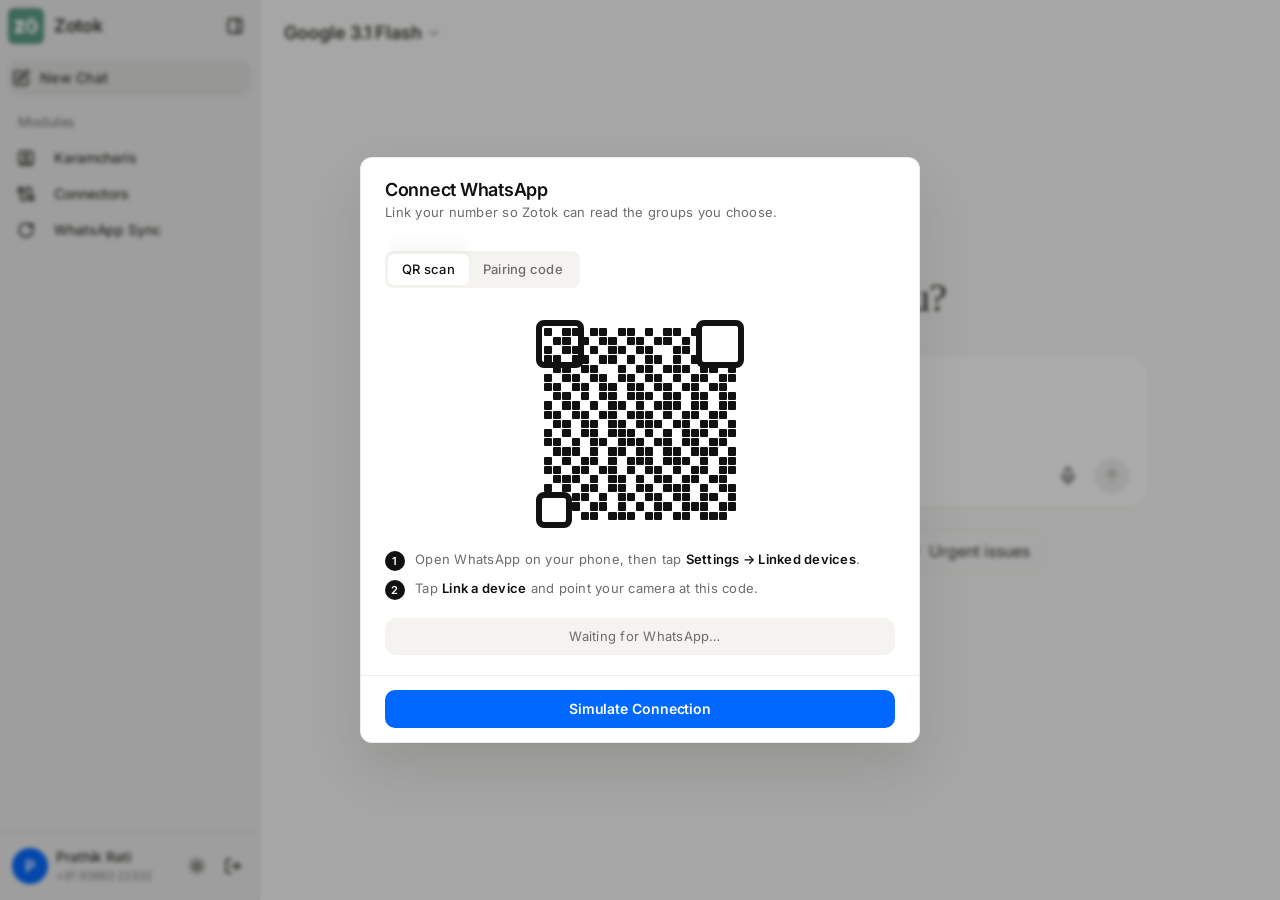
<file: chat.html>
<!doctype html>
<html lang="en" data-loading>

<head>
  <meta charset="utf-8">
  <meta name="viewport" content="width=device-width, initial-scale=1">
  <title>Chat — Group Sense</title>
  <link rel="stylesheet" href="styles/main.css">
  <link rel="stylesheet" href="styles/components.css">
  <link rel="stylesheet" href="styles/dark.css">
  <link rel="preconnect" href="https://fonts.googleapis.com">
  <link rel="preconnect" href="https://fonts.gstatic.com" crossorigin>
  <link href="https://fonts.googleapis.com/css2?family=Inter:wght@400;500;600;700;900&display=swap" rel="stylesheet">
</head>

<body data-page="chat">

  <div class="app">

    <div id="sidebar-host"></div>

    <!-- Main -->
    <main class="main chat-main">

      <!-- Model selector topbar -->
      <div class="chat-topbar">
        <button class="model-selector" type="button" aria-label="Select model">
          <span>Google 3.1 Flash</span>
          <img src="assets/icons/icon-chevron-down.svg" alt="" class="chat-topbar-chevron">
        </button>
      </div>

      <div class="chat-shell">
        <div class="chat-scroll" id="chat-scroll">

          <!-- Empty state -->
          <div class="chat-empty" id="chat-empty">
            <div class="chat-empty-inner">
              <h1 class="hero-title">What can I do for you?</h1>
            </div>
          </div>

          <div class="chat-thread" id="chat-thread"></div>
        </div>

        <!-- Composer -->
        <div class="composer-wrap" id="composer-wrap">
          <div class="composer-container">
            <form class="composer" id="composer" onsubmit="event.preventDefault()">
              <textarea id="composer-input" rows="1" placeholder="Ask about your synced groups…"></textarea>
              <div class="composer-actions">
                <div class="action-group">
                  <button type="button" class="composer-action-btn composer-action-btn--bordered" aria-label="Add">
                    <img src="assets/icons/icon-minus.svg" alt="" class="composer-icon">
                  </button>
                  <button type="button" class="composer-action-btn composer-action-btn--bordered" aria-label="Attach">
                    <img src="assets/icons/icon-grid.svg" alt="" class="composer-icon">
                  </button>
                </div>
                <div class="action-group">
                  <button type="button" class="composer-action-btn" aria-label="Voice">
                    <img src="assets/icons/icon-media.svg" alt="" class="composer-icon">
                  </button>
                  <button type="button" class="send-btn" id="send-btn" aria-label="Send" disabled>
                    <img src="assets/icons/icon-chevron-up.svg" alt="" class="composer-icon">
                  </button>
                </div>
              </div>
            </form>

            <div class="prompt-pills" id="prompt-pills">
              <button class="prompt-pill" data-prompt="summarize">
                <img src="assets/icons/icon-prompt-summarize.svg" alt="" class="prompt-icon">
                <span class="prompt-title">Summarize today</span>
              </button>
              <button class="prompt-pill" data-prompt="decisions">
                <img src="assets/icons/icon-prompt-decisions.svg" alt="" class="prompt-icon">
                <span class="prompt-title">Decisions made</span>
              </button>
              <button class="prompt-pill" data-prompt="urgent">
                <img src="assets/icons/icon-prompt-urgent.svg" alt="" class="prompt-icon">
                <span class="prompt-title">Urgent issues</span>
              </button>
            </div>
          </div>
        </div>
      </div>
    </main>
  </div>

  <!-- Connect modal -->
  <div class="modal-backdrop" id="modal-connect" role="dialog" aria-modal="true">
    <div class="modal">
      <div class="modal-head">
        <div>
          <h2>Connect WhatsApp</h2>
          <p class="lede">Link your number so Zotok can read the groups you choose.</p>
        </div>
      </div>

      <div class="modal-body">
        <div class="tabs" data-tabs="connect">
          <div class="tab active" data-tab="qr">QR scan</div>
          <div class="tab" data-tab="code">Pairing code</div>
        </div>

        <div data-tab-panels="connect">
          <div class="tab-panel active" data-panel="qr">
            <div class="qr-frame">
              <div class="qr-cells">
                <!-- decorative QR pattern -->
                <span></span><span class="off"></span><span></span><span></span><span
                  class="off"></span><span></span><span></span><span class="off"></span><span></span><span></span><span
                  class="off"></span><span></span><span class="off"></span><span></span><span></span><span
                  class="off"></span><span></span><span></span><span class="off"></span><span></span><span></span>
                <span class="off"></span><span></span><span></span><span class="off"></span><span></span><span
                  class="off"></span><span></span><span></span><span class="off"></span><span></span><span></span><span
                  class="off"></span><span></span><span></span><span class="off"></span><span></span><span
                  class="off"></span><span></span><span></span><span class="off"></span><span></span>
                <span></span><span class="off"></span><span></span><span></span><span
                  class="off"></span><span></span><span class="off"></span><span></span><span></span><span
                  class="off"></span><span></span><span></span><span class="off"></span><span
                  class="off"></span><span></span><span></span><span class="off"></span><span></span><span></span><span
                  class="off"></span><span></span>
                <span></span><span></span><span class="off"></span><span></span><span></span><span
                  class="off"></span><span></span><span></span><span class="off"></span><span></span><span
                  class="off"></span><span></span><span></span><span class="off"></span><span></span><span
                  class="off"></span><span></span><span></span><span class="off"></span><span></span><span></span>
                <span class="off"></span><span></span><span></span><span
                  class="off"></span><span></span><span></span><span class="off"></span><span
                  class="off"></span><span></span><span class="off"></span><span></span><span></span><span
                  class="off"></span><span></span><span></span><span></span><span
                  class="off"></span><span></span><span></span><span class="off"></span><span></span>
                <span></span><span class="off"></span><span></span><span></span><span
                  class="off"></span><span></span><span></span><span class="off"></span><span></span><span></span><span
                  class="off"></span><span></span><span></span><span class="off"></span><span></span><span
                  class="off"></span><span></span><span></span><span class="off"></span><span></span><span></span>
                <span></span><span></span><span class="off"></span><span></span><span></span><span
                  class="off"></span><span></span><span></span><span class="off"></span><span></span><span></span><span
                  class="off"></span><span></span><span></span><span class="off"></span><span></span><span></span><span
                  class="off"></span><span></span><span></span><span class="off"></span>
                <span class="off"></span><span></span><span></span><span class="off"></span><span></span><span
                  class="off"></span><span></span><span></span><span
                  class="off"></span><span></span><span></span><span></span><span
                  class="off"></span><span></span><span></span><span class="off"></span><span></span><span></span><span
                  class="off"></span><span></span><span></span>
                <span></span><span class="off"></span><span></span><span></span><span
                  class="off"></span><span></span><span class="off"></span><span></span><span></span><span
                  class="off"></span><span></span><span class="off"></span><span></span><span></span><span></span><span
                  class="off"></span><span></span><span></span><span class="off"></span><span></span><span></span>
                <span></span><span></span><span class="off"></span><span></span><span></span><span
                  class="off"></span><span></span><span></span><span
                  class="off"></span><span></span><span></span><span></span><span class="off"></span><span></span><span
                  class="off"></span><span></span><span></span><span class="off"></span><span></span><span></span><span
                  class="off"></span>
                <span class="off"></span><span></span><span></span><span
                  class="off"></span><span></span><span></span><span class="off"></span><span></span><span></span><span
                  class="off"></span><span></span><span></span><span></span><span
                  class="off"></span><span></span><span></span><span class="off"></span><span></span><span></span><span
                  class="off"></span><span></span>
                <span></span><span class="off"></span><span></span><span
                  class="off"></span><span></span><span></span><span
                  class="off"></span><span></span><span></span><span></span><span class="off"></span><span></span><span
                  class="off"></span><span></span><span class="off"></span><span></span><span></span><span></span><span
                  class="off"></span><span></span><span></span>
                <span></span><span></span><span class="off"></span><span></span><span
                  class="off"></span><span></span><span></span><span
                  class="off"></span><span></span><span></span><span></span><span
                  class="off"></span><span></span><span></span><span class="off"></span><span></span><span></span><span
                  class="off"></span><span></span><span></span><span class="off"></span>
                <span class="off"></span><span></span><span></span><span></span><span
                  class="off"></span><span></span><span class="off"></span><span></span><span></span><span
                  class="off"></span><span></span><span></span><span class="off"></span><span></span><span></span><span
                  class="off"></span><span></span><span></span><span></span><span class="off"></span><span></span>
                <span></span><span class="off"></span><span></span><span
                  class="off"></span><span></span><span></span><span class="off"></span><span></span><span
                  class="off"></span><span></span><span></span><span></span><span
                  class="off"></span><span></span><span></span><span></span><span class="off"></span><span></span><span
                  class="off"></span><span></span><span></span>
                <span></span><span></span><span class="off"></span><span></span><span></span><span
                  class="off"></span><span></span><span></span><span class="off"></span><span></span><span
                  class="off"></span><span></span><span></span><span class="off"></span><span></span><span
                  class="off"></span><span></span><span></span><span class="off"></span><span></span><span></span>
                <span class="off"></span><span></span><span></span><span></span><span
                  class="off"></span><span></span><span class="off"></span><span></span><span></span><span
                  class="off"></span><span></span><span class="off"></span><span></span><span></span><span
                  class="off"></span><span></span><span></span><span class="off"></span><span></span><span></span><span
                  class="off"></span>
                <span></span><span class="off"></span><span></span><span
                  class="off"></span><span></span><span></span><span class="off"></span><span></span><span></span><span
                  class="off"></span><span></span><span></span><span
                  class="off"></span><span></span><span></span><span></span><span class="off"></span><span></span><span
                  class="off"></span><span></span><span></span>
                <span></span><span></span><span class="off"></span><span></span><span></span><span
                  class="off"></span><span></span><span class="off"></span><span></span><span></span><span
                  class="off"></span><span></span><span></span><span class="off"></span><span></span><span></span><span
                  class="off"></span><span></span><span></span><span class="off"></span><span></span>
                <span class="off"></span><span></span><span></span><span></span><span
                  class="off"></span><span></span><span></span><span class="off"></span><span></span><span
                  class="off"></span><span></span><span class="off"></span><span></span><span></span><span
                  class="off"></span><span></span><span></span><span></span><span
                  class="off"></span><span></span><span></span>
                <span></span><span class="off"></span><span></span><span
                  class="off"></span><span></span><span></span><span
                  class="off"></span><span></span><span></span><span></span><span
                  class="off"></span><span></span><span></span><span class="off"></span><span></span><span></span><span
                  class="off"></span><span></span><span></span><span></span><span class="off"></span>
              </div>
              <div class="qr-corner-bl"></div>
            </div>
            <ol class="steps">
              <li><span>Open WhatsApp on your phone, then tap <strong>Settings → Linked devices</strong>.</span></li>
              <li><span>Tap <strong>Link a device</strong> and point your camera at this code.</span></li>
            </ol>
          </div>

          <div class="tab-panel" data-panel="code">
            <div class="code-box">
              <div class="code-cell">7</div>
              <div class="code-cell">K</div>
              <div class="code-cell">9</div>
              <div class="code-cell">M</div>
              <div class="code-cell">2</div>
              <div class="code-cell">B</div>
              <div class="code-cell">4</div>
              <div class="code-cell">F</div>
            </div>
            <ol class="steps">
              <li><span>On your phone, open WhatsApp and go to <strong>Linked devices → Link with phone
                    number</strong>.</span></li>
              <li><span>Enter the 8-character code shown above. The code refreshes every minute.</span></li>
            </ol>
          </div>
        </div>

        <div class="connect-state" id="connect-state" style="margin-top:18px">
          <span class="dot dot-warn"></span> Waiting for WhatsApp…
        </div>
      </div>

      <div class="modal-foot" style="justify-content:flex-end">
        <button class="btn btn-md btn-primary" data-fake-connect>Simulate Connection</button>
      </div>
    </div>
  </div>

  <!-- History sync modal -->
  <div class="modal-backdrop" id="modal-history" role="dialog" aria-modal="true">
    <div class="modal modal--history">
      <div class="modal-head">
        <div>
          <h2>Fetch WhatsApp Chat History</h2>
          <p class="lede">Import past messages so Zotok can start with context.</p>
        </div>
        <button class="icon-btn" id="history-close-btn" aria-label="Close">
          <svg width="20" height="20" viewBox="0 0 20 20" fill="none">
            <path d="M15 5L5 15M5 5L15 15" stroke="#34322d" stroke-width="1.5" stroke-linecap="round" />
          </svg>
        </button>
      </div>

      <div class="modal-body">
        <div class="history-connected-badge">
          <svg width="18" height="18" viewBox="0 0 18 18" fill="none">
            <circle cx="9" cy="9" r="8" stroke="#004a10" stroke-width="1.5" />
            <path d="M5.5 9.5l2.5 2.5 4.5-5" stroke="#004a10" stroke-width="1.5" stroke-linecap="round"
              stroke-linejoin="round" />
          </svg>
          WhatsApp Connected Successfully!
        </div>

        <div class="history-section-label">How far back should we fetch?</div>
        <div class="history-section-sub">Messages older than 90 days may not be available depending on your WhatsApp
          backup settings.</div>

        <div class="history-option-list" id="history-option-list">
          <div class="history-option-row selected" data-days="7">
            <span class="history-option-label">Last 7 Days</span>
            <span class="radio"></span>
          </div>
          <div class="history-option-row" data-days="14">
            <span class="history-option-label">Last 14 Days</span>
            <span class="radio"></span>
          </div>
          <div class="history-option-row" data-days="30">
            <span class="history-option-label">Last 30 Days</span>
            <span class="radio"></span>
          </div>
          <div class="history-option-row" data-days="custom">
            <span class="history-option-label">Custom Range</span>
            <span class="radio"></span>
          </div>
        </div>

        <div class="date-range-row" id="custom-range" style="display:none;">
          <div class="field">
            <label class="field-label">From</label>
            <input type="date" class="input" id="history-from">
          </div>
          <div class="field">
            <label class="field-label">To</label>
            <input type="date" class="input" id="history-to">
          </div>
        </div>

        <div class="history-fetching" id="history-fetching" style="display:none;">
          <div class="typing"><span></span><span></span><span></span></div>
          <span id="history-fetching-label">Fetching messages…</span>
        </div>
      </div>

      <div class="modal-foot">
        <button class="btn btn-md btn-secondary" id="history-skip-btn">Maybe Later</button>
        <button class="btn btn-md btn-primary" id="history-fetch-btn">Continue</button>
      </div>
    </div>
  </div>

  <!-- Group selection modal -->
  <div class="modal-backdrop" id="modal-groups" role="dialog" aria-modal="true">
    <div class="mgc">
      <!-- Header -->
      <div class="mgc-head">
        <button class="icon-btn" id="groups-back-btn" style="display:none;flex-shrink:0;margin-right:4px"
          aria-label="Back">
          <svg width="20" height="20" viewBox="0 0 20 20" fill="none">
            <path d="M12.5 15L7.5 10L12.5 5" stroke="currentColor" stroke-width="1.5" stroke-linecap="round"
              stroke-linejoin="round" />
          </svg>
        </button>
        <div class="mgc-head-text">
          <div class="mgc-title">Choose Groups to Sync</div>
          <div class="mgc-sub">On the Free plan you can sync up to 10 groups. Locked groups unlock with Pro.</div>
        </div>
        <button class="mgc-close" data-close="modal-groups" aria-label="Close">
          <svg width="20" height="20" viewBox="0 0 24 24" fill="none" stroke="#858481" stroke-width="2"
            stroke-linecap="round" stroke-linejoin="round">
            <path d="M18 6 6 18" />
            <path d="m6 6 12 12" />
          </svg>
        </button>
      </div>
      <!-- Search + list -->
      <div class="mgc-body">
        <div class="mgc-search">
          <img src="assets/icons/icon-search.svg" alt="" class="mgc-search-icon">
          <input type="text" class="mgc-search-input" id="group-search" placeholder="Search Group" autocomplete="off">
        </div>
        <div class="mgc-counter" id="group-counter">Selected <span id="group-selected-count">0</span>/10 on free plan
        </div>
        <div class="mgc-list" id="group-list"></div>
      </div>
      <!-- Footer -->
      <div class="mgc-foot">
        <button class="btn btn-md btn-secondary" data-close="modal-groups">Maybe Later</button>
        <button id="sync-btn" class="btn btn-md btn-primary" data-mark-connected disabled>Sync Messages</button>
      </div>
      <div class="sync-progress-view">
        <div class="sync-spinner"></div>
        <div class="sync-progress-title">Message Sync in Progress</div>
        <p class="sync-progress-sub">You can close the popup to explore Group Sense. This process will run in the
          background.</p>
        <button class="btn btn-md btn-primary" data-close="modal-groups">Close</button>
      </div>
    </div>
  </div>

  <script>
    (function () {
      const GROUPS = [
        // Business groups
        { name: 'Distributor Orders', members: '19 Members', avatar: 'assets/icons/group-avatar-maroon.svg', type: 'business' },
        { name: 'South Zone Sales', members: '46 Members', avatar: 'assets/icons/group-avatar-green.svg', type: 'business' },
        { name: 'Key Customer Orders', members: '46 Members', avatar: 'assets/icons/group-avatar-indigo.svg', type: 'business' },
        { name: 'Sales Follow-Ups', members: '47 Members', avatar: 'assets/icons/group-avatar-olive.svg', type: 'business' },
        { name: 'Pending Payments', members: '38 Members', avatar: 'assets/icons/group-avatar-teal.svg', type: 'business' },
        { name: 'Invoice Confirmation', members: '26 Members', avatar: 'assets/icons/group-avatar-violet.svg', type: 'business' },
        { name: 'Dealer Outstanding', members: '44 Members', avatar: 'assets/icons/group-avatar-red.svg', type: 'business' },
        { name: 'Vendor Coordination', members: '18 Members', avatar: 'assets/icons/group-avatar-maroon.svg', type: 'business' },
        { name: 'Marketing Team', members: '14 Members', avatar: 'assets/icons/group-avatar-green.svg', type: 'business' },
        { name: 'HR & Hiring', members: '11 Members', avatar: 'assets/icons/group-avatar-indigo.svg', type: 'business' },
        { name: 'Product Feedback', members: '24 Members', avatar: 'assets/icons/group-avatar-olive.svg', type: 'business' },
        { name: 'Client Follow-Ups', members: '31 Members', avatar: 'assets/icons/group-avatar-teal.svg', type: 'business' },
        // Personal groups
        { name: 'Family Group', members: '8 Members', avatar: 'assets/icons/group-avatar-violet.svg', type: 'personal' },
        { name: 'School Friends', members: '22 Members', avatar: 'assets/icons/group-avatar-red.svg', type: 'personal' },
        { name: 'College Batch 2018', members: '67 Members', avatar: 'assets/icons/group-avatar-maroon.svg', type: 'personal' },
        { name: 'Apartment Society', members: '43 Members', avatar: 'assets/icons/group-avatar-green.svg', type: 'personal' },
        { name: 'Cricket Team', members: '15 Members', avatar: 'assets/icons/group-avatar-indigo.svg', type: 'personal' },
        { name: 'Movie Nights', members: '9 Members', avatar: 'assets/icons/group-avatar-olive.svg', type: 'personal' },
        { name: 'Weekend Trips', members: '12 Members', avatar: 'assets/icons/group-avatar-teal.svg', type: 'personal' },
      ];

      const list = document.getElementById('group-list');
      const counter = document.getElementById('group-selected-count');
      const syncBtn = document.getElementById('sync-btn');
      const search = document.getElementById('group-search');
      let selected = new Set();

      function render(filter) {
        list.innerHTML = '';
        const items = filter ? GROUPS.filter(g => g.name.toLowerCase().includes(filter.toLowerCase())) : GROUPS;
        let lastType = null;
        items.forEach((g, i) => {
          const isSel = selected.has(g.name);
          const isDisabled = !isSel && selected.size >= 10;
          const row = document.createElement('div');
          row.className = 'mgc-row' + (isSel ? ' selected' : '') + (isDisabled ? ' disabled' : '');
          row.dataset.name = g.name;
          const isLast = i === items.length - 1;
          if (isLast) row.classList.add('last');
          row.innerHTML = `
        <img class="mgc-row-avatar" src="${g.avatar}" alt="">
        <div class="mgc-row-info">
          <div class="mgc-row-name">${g.name}</div>
          <div class="mgc-row-members">${g.members}</div>
        </div>
        <input type="checkbox" class="checkbox" ${isSel ? 'checked' : ''} readonly>
      `;
          row.addEventListener('click', () => {
            if (selected.has(g.name)) {
              selected.delete(g.name);
            } else if (selected.size < 10) {
              selected.add(g.name);
            }
            counter.textContent = selected.size;
            syncBtn.disabled = selected.size === 0;
            render(search.value);
          });
          list.appendChild(row);
        });
      }

      search.addEventListener('input', () => render(search.value));
      render();
    })();
  </script>
  <script src="scripts/sidebar.js"></script>
  <script src="scripts/app.js"></script>
</body>

</html>
</file>
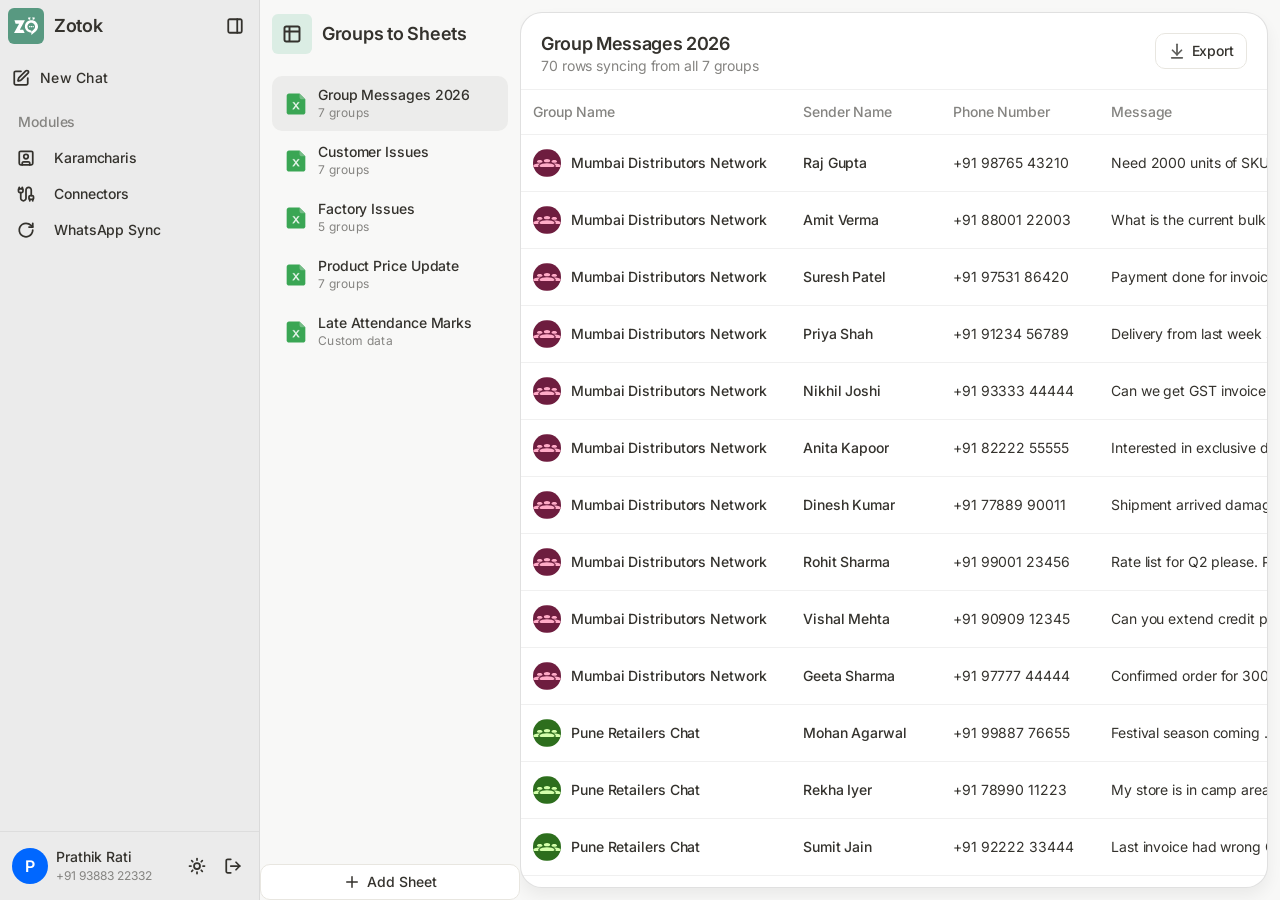
<file: groups-to-sheets.html>
<!doctype html>
<html lang="en" data-loading>

<head>
  <meta charset="utf-8">
  <meta name="viewport" content="width=device-width, initial-scale=1">
  <title>Groups to Sheets — Group Sense</title>
  <link rel="stylesheet" href="styles/main.css">
  <link rel="stylesheet" href="styles/components.css">
  <link rel="stylesheet" href="styles/dark.css">
  <link rel="preconnect" href="https://fonts.googleapis.com">
  <link rel="preconnect" href="https://fonts.gstatic.com" crossorigin>
  <link href="https://fonts.googleapis.com/css2?family=Inter:wght@400;500;600;700;900&display=swap" rel="stylesheet">
</head>

<body data-page="groups-to-sheets">
  <div class="app">
    <div id="sidebar-host"></div>

    <main class="main gts-layout">

      <!-- Left: Sheets panel -->
      <div class="gts-panel">
        <div class="gts-panel-head">
          <div class="gts-panel-icon">
            <img src="assets/icons/nav-sheets.svg" alt="Groups to Sheets">
          </div>
          <span class="gts-panel-title">Groups to Sheets</span>
        </div>
        <div class="gts-list" id="gts-list">
          <div class="shimmer" style="height:52px;border-radius:10px;margin-bottom:2px;"></div>
          <div class="shimmer" style="height:52px;border-radius:10px;margin-bottom:2px;"></div>
          <div class="shimmer" style="height:52px;border-radius:10px;"></div>
        </div>
        <button class="btn btn-sm btn-secondary" onclick="location.href='agents.html'">
          <svg width="15" height="15" viewBox="0 0 24 24" fill="none" stroke="currentColor" stroke-width="2"
            stroke-linecap="round" stroke-linejoin="round">
            <path d="M12 5v14" />
            <path d="M5 12h14" />
          </svg>
          Add Sheet
        </button>
      </div>

      <!-- Right: Sheet data -->
      <div class="gts-content">
        <div class="gts-card" id="gts-card"></div>
      </div>

    </main>
  </div>

  <script src="scripts/sidebar.js"></script>
  <script src="scripts/app.js"></script>
  <script>
    // ── Demo groups data ───────────────────────────────────────────────────────
    const GROUPS = [
      {
        id: 'g1',
        name: 'Mumbai Distributors Network',
        avatar: 'assets/icons/group-avatar-maroon.svg',
        messages: [
          { sender: 'Raj Gupta', phone: '+91 98765 43210', message: 'Need 2000 units of SKU-44 by Friday. Please confirm availability.', category: 'Order', timestamp: 'Today, 11:50 AM' },
          { sender: 'Amit Verma', phone: '+91 88001 22003', message: 'What is the current bulk rate for orders above 5000 units?', category: 'Inquiry', timestamp: 'Today, 11:30 AM' },
          { sender: 'Suresh Patel', phone: '+91 97531 86420', message: 'Payment done for invoice #4421. Please check and confirm receipt.', category: 'Payment', timestamp: 'Today, 10:55 AM' },
          { sender: 'Priya Shah', phone: '+91 91234 56789', message: 'Delivery from last week still pending. Driver not picking calls.', category: 'Complaint', timestamp: 'Today, 10:20 AM' },
          { sender: 'Nikhil Joshi', phone: '+91 93333 44444', message: 'Can we get GST invoice split into two for this order?', category: 'Inquiry', timestamp: 'Today, 09:45 AM' },
          { sender: 'Anita Kapoor', phone: '+91 82222 55555', message: 'Interested in exclusive distribution rights for Navi Mumbai zone.', category: 'Inquiry', timestamp: 'Today, 09:10 AM' },
          { sender: 'Dinesh Kumar', phone: '+91 77889 90011', message: 'Shipment arrived damaged. 40 units need replacement. Raising complaint.', category: 'Complaint', timestamp: 'Today, 08:50 AM' },
          { sender: 'Rohit Sharma', phone: '+91 99001 23456', message: 'Rate list for Q2 please. Previous one expired.', category: 'Inquiry', timestamp: 'Today, 08:30 AM' },
          { sender: 'Vishal Mehta', phone: '+91 90909 12345', message: 'Can you extend credit period to 45 days? We are expanding.', category: 'Inquiry', timestamp: 'Yesterday, 06:40 PM' },
          { sender: 'Geeta Sharma', phone: '+91 97777 44444', message: 'Confirmed order for 3000 units. PO attached in DM.', category: 'Order', timestamp: 'Yesterday, 05:15 PM' },
        ]
      },
      {
        id: 'g2',
        name: 'Pune Retailers Chat',
        avatar: 'assets/icons/group-avatar-green.svg',
        messages: [
          { sender: 'Mohan Agarwal', phone: '+91 99887 76655', message: 'Festival season coming — need stock of top 10 SKUs ready by 10 Oct.', category: 'Order', timestamp: 'Today, 12:05 PM' },
          { sender: 'Rekha Iyer', phone: '+91 78990 11223', message: 'My store is in camp area. Can you add it to the delivery route?', category: 'Delivery', timestamp: 'Today, 11:40 AM' },
          { sender: 'Sumit Jain', phone: '+91 92222 33444', message: 'Last invoice had wrong GSTIN. Please reissue corrected copy.', category: 'Complaint', timestamp: 'Today, 11:00 AM' },
          { sender: 'Nirmala Devi', phone: '+91 99234 56780', message: 'Can I place a trial order of 100 units with 30-day return window?', category: 'Inquiry', timestamp: 'Today, 10:15 AM' },
          { sender: 'Sanjay Yadav', phone: '+91 83456 78901', message: 'Paid ₹68,000 via UPI. Screenshot in DM. Please update ledger.', category: 'Payment', timestamp: 'Today, 09:30 AM' },
          { sender: 'Arjun Pillai', phone: '+91 94321 09876', message: 'Please send someone to audit our shelf display. Sales dropped 20%.', category: 'Complaint', timestamp: 'Today, 09:00 AM' },
          { sender: 'Neha Tiwari', phone: '+91 96543 21000', message: 'Want to add 3 new SKUs to my regular order. Can you share the catalogue?', category: 'Inquiry', timestamp: 'Yesterday, 07:00 PM' },
          { sender: 'Tarun Malhotra', phone: '+91 86789 01234', message: 'Delivery time keeps slipping from 2 days to 5. Please fix this.', category: 'Complaint', timestamp: 'Yesterday, 05:45 PM' },
          { sender: 'Prasad Kulkarni', phone: '+91 85432 10987', message: 'Bulk order of 1500 units confirmed for next week. Same address.', category: 'Order', timestamp: 'Yesterday, 04:00 PM' },
          { sender: 'Manish Tomar', phone: '+91 91000 55555', message: 'What is the scheme for next month? Any combo offer?', category: 'Inquiry', timestamp: 'Yesterday, 02:30 PM' },
        ]
      },
      {
        id: 'g3',
        name: 'Gujarat Wholesalers Group',
        avatar: 'assets/icons/group-avatar-indigo.svg',
        messages: [
          { sender: 'Hitesh Modi', phone: '+91 88001 77002', message: 'Rate revision effective 1st May. Please share updated price list.', category: 'Inquiry', timestamp: 'Today, 01:00 PM' },
          { sender: 'Sunita Bhatt', phone: '+91 91111 33333', message: 'Truck loaded, ETA Ahmedabad warehouse 6 PM today.', category: 'Delivery', timestamp: 'Today, 12:30 PM' },
          { sender: 'Arun Chandra', phone: '+91 98001 45678', message: 'RTGS of ₹2,40,000 sent. Ref: SBIN00332211. Please acknowledge.', category: 'Payment', timestamp: 'Today, 11:45 AM' },
          { sender: 'Ramesh Verma', phone: '+91 84444 66666', message: 'Item #SKU-107 out of stock? We need 600 units urgently for a client.', category: 'Order', timestamp: 'Today, 11:00 AM' },
          { sender: 'Deepak Shah', phone: '+91 76543 21098', message: 'Wrong product delivered — sent SKU-44 instead of SKU-48. Urgent.', category: 'Complaint', timestamp: 'Today, 10:20 AM' },
          { sender: 'T. Srinivasan', phone: '+91 79000 56789', message: 'Looking to distribute in Surat and Vadodara. Interested in tie-up.', category: 'Inquiry', timestamp: 'Today, 09:50 AM' },
          { sender: 'Geeta Sharma', phone: '+91 97777 44444', message: 'Need revised delivery schedule — monsoon affecting routes.', category: 'Delivery', timestamp: 'Today, 09:00 AM' },
          { sender: 'Omkar Desai', phone: '+91 99100 22300', message: 'Placing repeat order — 2500 units same as last month.', category: 'Order', timestamp: 'Yesterday, 07:10 PM' },
          { sender: 'Anand Bhatt', phone: '+91 95000 11223', message: 'Invoice #5501 payment pending from our side. Will clear by Friday.', category: 'Payment', timestamp: 'Yesterday, 06:00 PM' },
          { sender: 'Ratan Singh', phone: '+91 77001 88002', message: 'New store opening in Rajkot — need stocking of 5000 mixed units.', category: 'Order', timestamp: 'Yesterday, 01:30 PM' },
        ]
      },
      {
        id: 'g4',
        name: 'Delhi FMCG Traders',
        avatar: 'assets/icons/group-avatar-olive.svg',
        messages: [
          { sender: 'Neha Tiwari', phone: '+91 96543 21000', message: 'Stock urgently needed for Connaught Place outlet — shelves empty.', category: 'Order', timestamp: 'Today, 12:45 PM' },
          { sender: 'Vijay Patil', phone: '+91 78111 99000', message: 'Blocked payment from Feb still unresolved. Escalating.', category: 'Complaint', timestamp: 'Today, 12:00 PM' },
          { sender: 'Tarun Malhotra', phone: '+91 86789 01234', message: 'Looking for co-marketing opportunity — shelf space in exchange for margin.', category: 'Inquiry', timestamp: 'Today, 11:15 AM' },
          { sender: 'Sanjay Yadav', phone: '+91 83456 78901', message: 'UPI payment ₹95,000 done. UTR 441233556677.', category: 'Payment', timestamp: 'Today, 09:55 AM' },
          { sender: 'Arjun Pillai', phone: '+91 94321 09876', message: 'Want zone-exclusive deal for South Delhi. Can we discuss?', category: 'Inquiry', timestamp: 'Today, 09:10 AM' },
          { sender: 'Priya Shah', phone: '+91 91234 56789', message: 'Order #7721 short-delivered by 150 units. Need credit note.', category: 'Complaint', timestamp: 'Yesterday, 07:30 PM' },
          { sender: 'Rahul Joshi', phone: '+91 91500 67890', message: 'Driver called — says road blocked. Can delivery be rescheduled to 5 PM?', category: 'Delivery', timestamp: 'Yesterday, 05:45 PM' },
          { sender: 'Anita Kapoor', phone: '+91 82222 55555', message: 'Confirm: 3000 units, Vasant Kunj depot, delivery by 6 May.', category: 'Order', timestamp: 'Yesterday, 04:00 PM' },
          { sender: 'Rohit Sharma', phone: '+91 99001 23456', message: 'New product launch — what is the landing cost for Delhi market?', category: 'Inquiry', timestamp: 'Yesterday, 02:15 PM' },
          { sender: 'Geeta Sharma', phone: '+91 97777 44444', message: 'Transferred ₹1,80,000. Two invoices — #6610 and #6611.', category: 'Payment', timestamp: 'Yesterday, 12:30 PM' },
        ]
      },
      {
        id: 'g5',
        name: 'Bangalore Tech Suppliers',
        avatar: 'assets/icons/group-avatar-teal.svg',
        messages: [
          { sender: 'Arun Chandra', phone: '+91 98001 45678', message: 'API integration for auto-PO raising — can Zotok support this?', category: 'Inquiry', timestamp: 'Today, 01:20 PM' },
          { sender: 'Sumit Jain', phone: '+91 92222 33444', message: 'Order #B9901 confirmed — 1200 units, ship to Electronic City warehouse.', category: 'Order', timestamp: 'Today, 12:50 PM' },
          { sender: 'Omkar Desai', phone: '+91 99100 22300', message: 'Packaging damaged in transit — 60 units affected. Need replacement ASAP.', category: 'Complaint', timestamp: 'Today, 12:00 PM' },
          { sender: 'Prasad Kulkarni', phone: '+91 85432 10987', message: 'Payment via wire — USD 12,000. Ref HDFC22-BR-0091.', category: 'Payment', timestamp: 'Today, 11:10 AM' },
          { sender: 'Kavya Rao', phone: '+91 95678 12345', message: 'Need next-day delivery SLA for this quarter. Is that feasible?', category: 'Delivery', timestamp: 'Today, 10:30 AM' },
          { sender: 'Hitesh Modi', phone: '+91 88001 77002', message: 'Can you supply components with RoHS compliance certification?', category: 'Inquiry', timestamp: 'Today, 09:45 AM' },
          { sender: 'Anand Bhatt', phone: '+91 95000 11223', message: 'Bulk order of 10,000 units for a government tender. Pricing?', category: 'Inquiry', timestamp: 'Today, 09:00 AM' },
          { sender: 'Rekha Iyer', phone: '+91 78990 11223', message: 'Last delivery missed ETA by 3 days — SLA breach. Requesting penalty waiver.', category: 'Complaint', timestamp: 'Yesterday, 07:00 PM' },
          { sender: 'Farhan Sheikh', phone: '+91 80000 12345', message: 'Shipment stuck at customs. Please share HS code for the consignment.', category: 'Delivery', timestamp: 'Yesterday, 05:30 PM' },
          { sender: 'Karan Malviya', phone: '+91 93010 20030', message: 'Order revision — adding 300 units to PO #B9850 before cut-off.', category: 'Order', timestamp: 'Yesterday, 04:00 PM' },
        ]
      },
      {
        id: 'g6',
        name: 'Rajasthan Agri Traders',
        avatar: 'assets/icons/group-avatar-violet.svg',
        messages: [
          { sender: 'Ramesh Verma', phone: '+91 84444 66666', message: 'Pre-sowing season starting — need fertiliser stock confirmed by 8 May.', category: 'Order', timestamp: 'Today, 11:55 AM' },
          { sender: 'Dinesh Kumar', phone: '+91 77889 90011', message: 'Rain affected last delivery route. Goods arrived 4 days late.', category: 'Complaint', timestamp: 'Today, 11:10 AM' },
          { sender: 'Nirmala Devi', phone: '+91 99234 56780', message: 'Government subsidy scheme — can we get lower price for BPL list farmers?', category: 'Inquiry', timestamp: 'Today, 10:20 AM' },
          { sender: 'Geeta Sharma', phone: '+91 97777 44444', message: 'Bank draft of ₹85,000 couriered. Should reach you by tomorrow.', category: 'Payment', timestamp: 'Today, 09:30 AM' },
          { sender: 'Omkar Desai', phone: '+91 99100 22300', message: 'Seed quality complaint — germination rate below 80%. Need replacement.', category: 'Complaint', timestamp: 'Yesterday, 05:00 PM' },
          { sender: 'Anand Bhatt', phone: '+91 95000 11223', message: 'Ordering 500 bags of DAP fertiliser. Confirm price before I proceed.', category: 'Order', timestamp: 'Yesterday, 03:30 PM' },
          { sender: 'Hitesh Modi', phone: '+91 88001 77002', message: 'Payment of ₹1,10,000 done via IMPS. Ref: AXIS-2290-BPL.', category: 'Payment', timestamp: 'Yesterday, 01:45 PM' },
          { sender: 'Pooja Mehta', phone: '+91 87001 23400', message: 'Route map needed for deliveries to 5 villages near Barmer.', category: 'Delivery', timestamp: 'Yesterday, 11:00 AM' },
          { sender: 'Tarun Malhotra', phone: '+91 86789 01234', message: 'Pesticide label not in Hindi — regulatory requirement. Please fix.', category: 'Complaint', timestamp: 'Yesterday, 09:00 AM' },
          { sender: 'Sumit Jain', phone: '+91 92222 33444', message: 'Opening new agri-store in Bikaner. Need full stocking list.', category: 'Order', timestamp: '29 Apr, 06:00 PM' },
        ]
      },
      {
        id: 'g7',
        name: 'Hyderabad Pharma Distributors',
        avatar: 'assets/icons/group-avatar-red.svg',
        messages: [
          { sender: 'T. Srinivasan', phone: '+91 79000 56789', message: 'Cold chain breach reported at depot. Vaccines possibly compromised.', category: 'Complaint', timestamp: 'Today, 12:10 PM' },
          { sender: 'Lata Krishna', phone: '+91 83001 45600', message: 'Order for 10,000 strips of Metformin 500 — schedule H compliance ensured.', category: 'Order', timestamp: 'Today, 11:30 AM' },
          { sender: 'Anita Kapoor', phone: '+91 82222 55555', message: 'Drug license renewal pending — can shipments still proceed?', category: 'Inquiry', timestamp: 'Today, 10:40 AM' },
          { sender: 'Prasad Kulkarni', phone: '+91 85432 10987', message: 'Payment ₹4,50,000 NEFT cleared. Invoice #PH-2290 and #PH-2291.', category: 'Payment', timestamp: 'Today, 09:55 AM' },
          { sender: 'Farhan Sheikh', phone: '+91 80000 12345', message: 'Need ambient temp delivery for antibiotic batch — not refrigerated.', category: 'Delivery', timestamp: 'Today, 09:00 AM' },
          { sender: 'Kavya Rao', phone: '+91 95678 12345', message: 'Expiry date on received batch is only 4 months out. Acceptable margin?', category: 'Complaint', timestamp: 'Yesterday, 06:30 PM' },
          { sender: 'Sanjay Yadav', phone: '+91 83456 78901', message: 'Stock of Paracetamol 650 running critically low across 3 stores.', category: 'Order', timestamp: 'Yesterday, 04:45 PM' },
          { sender: 'Vijay Patil', phone: '+91 78111 99000', message: 'MRP change on labels — need re-sticker for 800 units already in warehouse.', category: 'Complaint', timestamp: 'Yesterday, 03:00 PM' },
          { sender: 'Geeta Patil', phone: '+91 90011 22033', message: 'Drug Inspector visit scheduled next week — need all invoices in order.', category: 'Inquiry', timestamp: 'Yesterday, 01:20 PM' },
          { sender: 'Rohit Sharma', phone: '+91 99001 23456', message: 'Temperature log for last cold chain shipment please — for audit.', category: 'Delivery', timestamp: 'Yesterday, 11:00 AM' },
        ]
      },
    ];

    // Flatten all messages with groupName attached
    const ALL_ROWS = [];
    GROUPS.forEach(g => g.messages.forEach(m => ALL_ROWS.push({ ...m, groupName: g.name, groupAvatar: g.avatar })));

    // ── Default columns ────────────────────────────────────────────────────────
    const DEFAULT_COLUMNS = [
      { id: 1, name: 'Group Name' },
      { id: 2, name: 'Sender Name' },
      { id: 3, name: 'Phone Number' },
      { id: 4, name: 'Message' },
      { id: 5, name: 'Timestamp' },
      { id: 6, name: 'Category' },
    ];

    // ── Attendance data (custom sheet) ─────────────────────────────────────────
    const ATTENDANCE_ROWS = [
      { employee_name: 'Rahul Kumar', department: 'Sales', date: '8 May 2026', scheduled_time: '09:00 AM', arrival_time: '09:47 AM', delay: '47', remarks: 'Traffic delay' },
      { employee_name: 'Priya Sharma', department: 'Finance', date: '8 May 2026', scheduled_time: '09:00 AM', arrival_time: '09:32 AM', delay: '32', remarks: 'Doctor visit' },
      { employee_name: 'Amit Verma', department: 'Operations', date: '8 May 2026', scheduled_time: '09:00 AM', arrival_time: '10:15 AM', delay: '75', remarks: 'Train delay' },
      { employee_name: 'Sunita Patil', department: 'HR', date: '8 May 2026', scheduled_time: '09:30 AM', arrival_time: '10:05 AM', delay: '35', remarks: 'Personal reason' },
      { employee_name: 'Deepak Singh', department: 'Warehouse', date: '8 May 2026', scheduled_time: '08:00 AM', arrival_time: '08:52 AM', delay: '52', remarks: 'Bus breakdown' },
      { employee_name: 'Kavita Nair', department: 'Sales', date: '7 May 2026', scheduled_time: '09:00 AM', arrival_time: '09:22 AM', delay: '22', remarks: 'Overslept' },
      { employee_name: 'Vikram Rao', department: 'Delivery', date: '7 May 2026', scheduled_time: '07:30 AM', arrival_time: '08:10 AM', delay: '40', remarks: 'Road work' },
      { employee_name: 'Meena Joshi', department: 'Finance', date: '7 May 2026', scheduled_time: '09:00 AM', arrival_time: '09:55 AM', delay: '55', remarks: 'Child sick' },
      { employee_name: 'Sanjay Tiwari', department: 'Operations', date: '7 May 2026', scheduled_time: '09:00 AM', arrival_time: '09:18 AM', delay: '18', remarks: 'Minor delay' },
      { employee_name: 'Lakshmi Reddy', department: 'Warehouse', date: '7 May 2026', scheduled_time: '08:00 AM', arrival_time: '09:30 AM', delay: '90', remarks: 'Flat tyre' },
      { employee_name: 'Arjun Mehta', department: 'Sales', date: '6 May 2026', scheduled_time: '09:00 AM', arrival_time: '09:45 AM', delay: '45', remarks: 'Power outage' },
      { employee_name: 'Divya Kapoor', department: 'HR', date: '6 May 2026', scheduled_time: '09:30 AM', arrival_time: '10:12 AM', delay: '42', remarks: 'Traffic jam' },
      { employee_name: 'Suresh Pillai', department: 'Delivery', date: '6 May 2026', scheduled_time: '07:30 AM', arrival_time: '08:05 AM', delay: '35', remarks: 'Rain' },
      { employee_name: 'Asha Iyer', department: 'Operations', date: '6 May 2026', scheduled_time: '09:00 AM', arrival_time: '09:28 AM', delay: '28', remarks: 'Personal' },
      { employee_name: 'Kiran Bhat', department: 'Warehouse', date: '6 May 2026', scheduled_time: '08:00 AM', arrival_time: '09:00 AM', delay: '60', remarks: 'Vehicle issue' },
    ];

    // ── Demo sheets ────────────────────────────────────────────────────────────
    const DEMO_SHEETS = [
      {
        id: 'demo1',
        name: 'Group Messages 2026',
        columns: DEFAULT_COLUMNS,
        groupCount: 7,
        groupNames: GROUPS.map(g => g.name),
        subtitle: `${ALL_ROWS.length} rows syncing from all 7 groups`,
      },
      {
        id: 'demo2',
        name: 'Customer Issues',
        columns: [
          { id: 1, name: 'Group Name' },
          { id: 2, name: 'Customer Name' },
          { id: 3, name: 'Phone' },
          { id: 4, name: 'Complaint' },
          { id: 5, name: 'Timestamp' },
        ],
        groupCount: 7,
        groupNames: GROUPS.map(g => g.name),
        rows: ALL_ROWS.filter(r => r.category === 'Complaint'),
      },
      {
        id: 'demo3',
        name: 'Factory Issues',
        columns: [
          { id: 1, name: 'Group Name' },
          { id: 2, name: 'Reported By' },
          { id: 3, name: 'Phone' },
          { id: 4, name: 'Issue' },
          { id: 5, name: 'Issue Type' },
          { id: 6, name: 'Timestamp' },
        ],
        groupCount: 5,
        groupNames: ['Mumbai Distributors Network', 'Gujarat Wholesalers Group', 'Bangalore Tech Suppliers', 'Rajasthan Agri Traders', 'Hyderabad Pharma Distributors'],
        rows: ALL_ROWS.filter(r => r.category === 'Complaint' || r.category === 'Order'),
      },
      {
        id: 'demo4',
        name: 'Product Price Update',
        columns: [
          { id: 1, name: 'Group Name' },
          { id: 2, name: 'Contact Name' },
          { id: 3, name: 'Phone' },
          { id: 4, name: 'Enquiry Details' },
          { id: 5, name: 'Timestamp' },
        ],
        groupCount: 7,
        groupNames: GROUPS.map(g => g.name),
        rows: ALL_ROWS.filter(r => r.category === 'Inquiry'),
      },
      {
        id: 'demo5',
        name: 'Late Attendance Marks',
        columns: [
          { id: 1, name: 'Employee Name' },
          { id: 2, name: 'Department' },
          { id: 3, name: 'Date' },
          { id: 4, name: 'Scheduled Time' },
          { id: 5, name: 'Arrival Time' },
          { id: 6, name: 'Delay (mins)' },
          { id: 7, name: 'Remarks' },
        ],
        groupCount: 0,
        subtitle: `${ATTENDANCE_ROWS.length} records · HR & Operations`,
        rows: ATTENDANCE_ROWS,
      },
    ];

    // ── Load sheets from localStorage or use demo ──────────────────────────────
    let sheets;
    try {
      const stored = JSON.parse(localStorage.getItem('zotok_sheets_list') || '[]');
      sheets = stored.length ? [...DEMO_SHEETS, ...stored] : DEMO_SHEETS;
    } catch (e) {
      sheets = DEMO_SHEETS;
    }
    let activeSheetId = sheets[0].id;

    // ── Column helpers ─────────────────────────────────────────────────────────
    const BADGE = {
      Order: 'gts-badge--order',
      Inquiry: 'gts-badge--inquiry',
      Complaint: 'gts-badge--complaint',
      Payment: 'gts-badge--payment',
      Delivery: 'gts-badge--delivery',
    };

    function colClass(name) {
      const n = name.toLowerCase();
      if (n.includes('message') || n.includes('msg') || n.includes('text') || n.includes('content') ||
        (n.includes('issue') && !n.includes('type')) || n.includes('complaint') ||
        n.includes('description') || n.includes('enquiry') || n.includes('details') ||
        n.includes('update') || n.includes('remarks')) return 'gts-cell--msg';
      if (n.includes('group')) return 'gts-cell--group';
      if (n.includes('sender') || n.includes('reported') || n.includes('customer') ||
        n.includes('employee') || (n.includes('name') && !n.includes('group') && !n.includes('column') && !n.includes('sheet')))
        return 'gts-cell--sender';
      if (n.includes('phone') || n.includes('mobile') || n.includes('contact') || n.includes('number')) return 'gts-cell--phone';
      if (n.includes('time') || n.includes('date') || n.includes('stamp')) return 'gts-cell--time';
      if (n.includes('cat') || n.includes('type') || n.includes('label') || n.includes('kind')) return 'gts-cell--cat';
      return 'gts-cell--other';
    }

    function colValue(name, row) {
      const n = name.toLowerCase();
      // Generic key for custom rows (no groupAvatar = attendance/custom data)
      const genericKey = n.replace(/\s*\(.*?\)\s*/g, '').trim().replace(/\s+/g, '_');
      if (!row.groupAvatar && row[genericKey] !== undefined)
        return `<span class="gts-clip">${row[genericKey]}</span>`;

      // Standard message row mappings
      if (n.includes('group') && row.groupName)
        return `<div class="gts-group-cell"><div class="gts-avatar"><img src="${row.groupAvatar}" alt=""></div><span>${row.groupName}</span></div>`;
      if (n.includes('phone') || n.includes('mobile') || (n.includes('contact') && n.includes('number')))
        return row.phone || '—';
      if (n.includes('message') || n.includes('msg') || n.includes('text') || n.includes('content') ||
        (n.includes('issue') && !n.includes('type')) || n.includes('complaint') ||
        n.includes('description') || n.includes('enquiry') || n.includes('details') || n.includes('update'))
        return row.message ? `<span class="gts-clip">${row.message}</span>` : '—';
      if (n.includes('sender') || n.includes('reported') || n.includes('customer') ||
        (n.includes('name') && !n.includes('group') && !n.includes('column') && !n.includes('sheet')))
        return row.sender ? `<span class="gts-clip">${row.sender}</span>` : '—';
      if (n.includes('time') || n.includes('date') || n.includes('stamp'))
        return row.timestamp || '—';
      if (n.includes('cat') || n.includes('type') || n.includes('label') || n.includes('kind'))
        return row.category ? `<span class="gts-badge ${BADGE[row.category] || ''}">${row.category}</span>` : '—';

      // Generic fallback
      if (row[genericKey] !== undefined) return `<span class="gts-clip">${row[genericKey]}</span>`;
      return '—';
    }

    // ── Render left panel ──────────────────────────────────────────────────────
    function renderList() {
      const listEl = document.getElementById('gts-list');
      listEl.innerHTML = sheets.map(s => `
      <div class="gts-item${s.id === activeSheetId ? ' active' : ''}" data-sid="${s.id}">
        <img class="gts-item-icon" src="assets/icons/icon-spreadsheet.svg" alt="">
        <div class="gts-item-text">
          <span class="gts-item-name">${s.name}</span>
          <span class="gts-item-meta">${s.groupCount ? `${s.groupCount} group${s.groupCount !== 1 ? 's' : ''}` : 'Custom data'}</span>
        </div>
      </div>`).join('');

      listEl.querySelectorAll('.gts-item').forEach(item => {
        item.addEventListener('click', () => {
          activeSheetId = item.dataset.sid;
          listEl.querySelectorAll('.gts-item').forEach(i =>
            i.classList.toggle('active', i.dataset.sid === activeSheetId));
          renderCard();
        });
      });
    }

    // ── Render right card ──────────────────────────────────────────────────────
    function renderCard() {
      const sheet = sheets.find(s => s.id === activeSheetId);
      const card = document.getElementById('gts-card');
      if (!sheet) return;

      const cols = sheet.columns && sheet.columns.length ? sheet.columns : DEFAULT_COLUMNS;
      const rows = sheet.rows || ALL_ROWS;

      const subtitle = sheet.subtitle || (() => {
        const names = sheet.groupNames && sheet.groupNames.length ? sheet.groupNames : [];
        const label = !names.length
          ? `${sheet.groupCount} group${sheet.groupCount !== 1 ? 's' : ''}`
          : names.length <= 2 ? names.join(', ')
            : `${names.slice(0, 2).join(', ')} +${names.length - 2} more`;
        return `${rows.length} rows syncing from ${label}`;
      })();

      card.innerHTML = `
      <div class="gts-card-head">
        <div>
          <div class="gts-card-title">${sheet.name}</div>
          <div class="gts-card-sub">${subtitle}</div>
        </div>
        <div class="gts-card-actions">
          <button class="btn btn-sm btn-secondary">
            <img src="assets/icons/icon-download.svg" alt="">
            Export
          </button>
        </div>
      </div>
      <div class="gts-table">
        <div class="gts-row gts-row--head">
          ${cols.map(c => `<div class="gts-cell ${colClass(c.name)}">${c.name}</div>`).join('')}
        </div>
        ${rows.map(row => `
          <div class="gts-row">
            ${cols.map(c => `<div class="gts-cell ${colClass(c.name)}">${colValue(c.name, row)}</div>`).join('')}
          </div>`).join('')}
      </div>`;
    }

    // ── Init ───────────────────────────────────────────────────────────────────
    renderList();
    renderCard();
  </script>
</body>

</html>
</file>
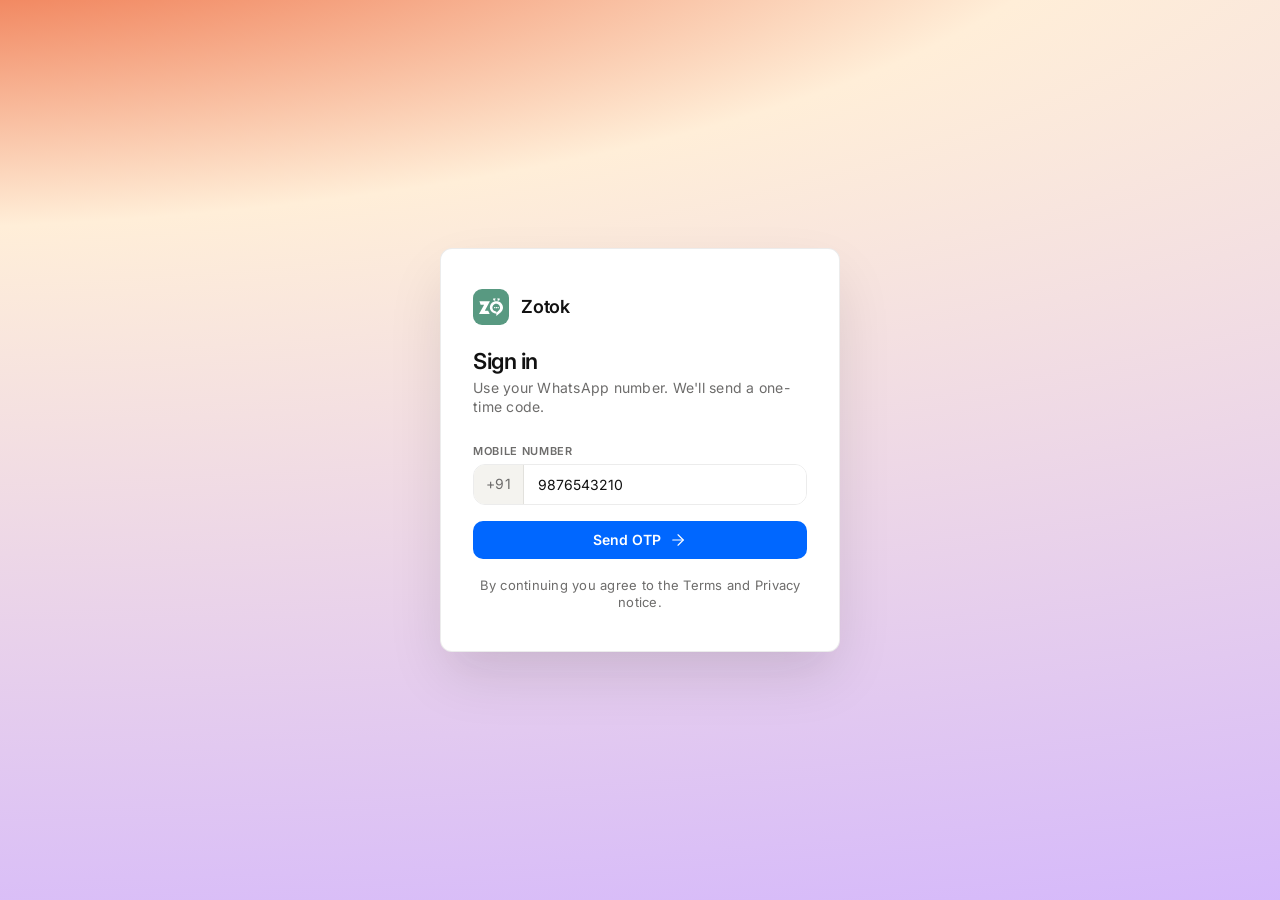
<file: login.html>
<!doctype html>
<html lang="en">

<head>
  <meta charset="utf-8">
  <meta name="viewport" content="width=device-width, initial-scale=1">
  <title>Sign in — Group Sense</title>
  <link rel="stylesheet" href="styles/main.css">
  <link rel="stylesheet" href="styles/components.css">
  <link rel="stylesheet" href="styles/dark.css">
  <link rel="preconnect" href="https://fonts.googleapis.com">
  <link rel="preconnect" href="https://fonts.gstatic.com" crossorigin>
  <link href="https://fonts.googleapis.com/css2?family=Inter:wght@400;500;600;700;900&display=swap" rel="stylesheet">
</head>

<body class="login-page" data-page="login">

  <main class="login-card">
    <div class="login-brand">
      <div class="brand-mark"><img src="assets/icons/zotok-logo-20.svg" alt="Group Sense" class="nav-img-icon"></div>
      <div class="login-brand-text">Zotok</div>
    </div>

    <!-- Step 1: phone -->
    <section id="phone-step">
      <h1>Sign in</h1>
      <p class="lede">Use your WhatsApp number. We'll send a one-time code.</p>

      <div class="field">
        <label class="field-label" for="phone-input">Mobile number</label>
        <div class="input-prefix">
          <span class="prefix">+91</span>
          <input id="phone-input" class="input" type="tel" inputmode="numeric" autocomplete="tel"
            placeholder="98765 43210" maxlength="11" value="9876543210">
        </div>
      </div>

      <button id="phone-next" class="btn btn-md btn-primary btn-block">
        Send OTP
        <svg class="icon-sm" viewBox="0 0 24 24" fill="none" stroke="currentColor" stroke-linecap="round"
          stroke-linejoin="round">
          <path d="M5 12h14" />
          <path d="m12 5 7 7-7 7" />
        </svg>
      </button>

      <p class="login-foot">By continuing you agree to the Terms and Privacy notice.</p>
    </section>

    <!-- Step 2: OTP -->
    <section id="otp-step" style="display:none">
      <h1>Enter the code</h1>
      <p class="lede">We sent a 4-digit code to <strong id="phone-echo">+91 …</strong> <button id="otp-back"
          class="tiny-link" type="button">Change</button></p>

      <div class="otp-row" style="margin-bottom:24px">
        <input class="otp-cell" inputmode="numeric" maxlength="1" autocomplete="one-time-code" value="1">
        <input class="otp-cell" inputmode="numeric" maxlength="1" value="2">
        <input class="otp-cell" inputmode="numeric" maxlength="1" value="3">
        <input class="otp-cell" inputmode="numeric" maxlength="1" value="4">
      </div>

      <button id="otp-verify" class="btn btn-md btn-primary btn-block">Verify and continue</button>

      <p class="login-foot">
        Didn't get it? <button class="tiny-link" type="button">Resend in 30s</button>
      </p>
    </section>
  </main>

  <script src="scripts/app.js"></script>
</body>

</html>
</file>
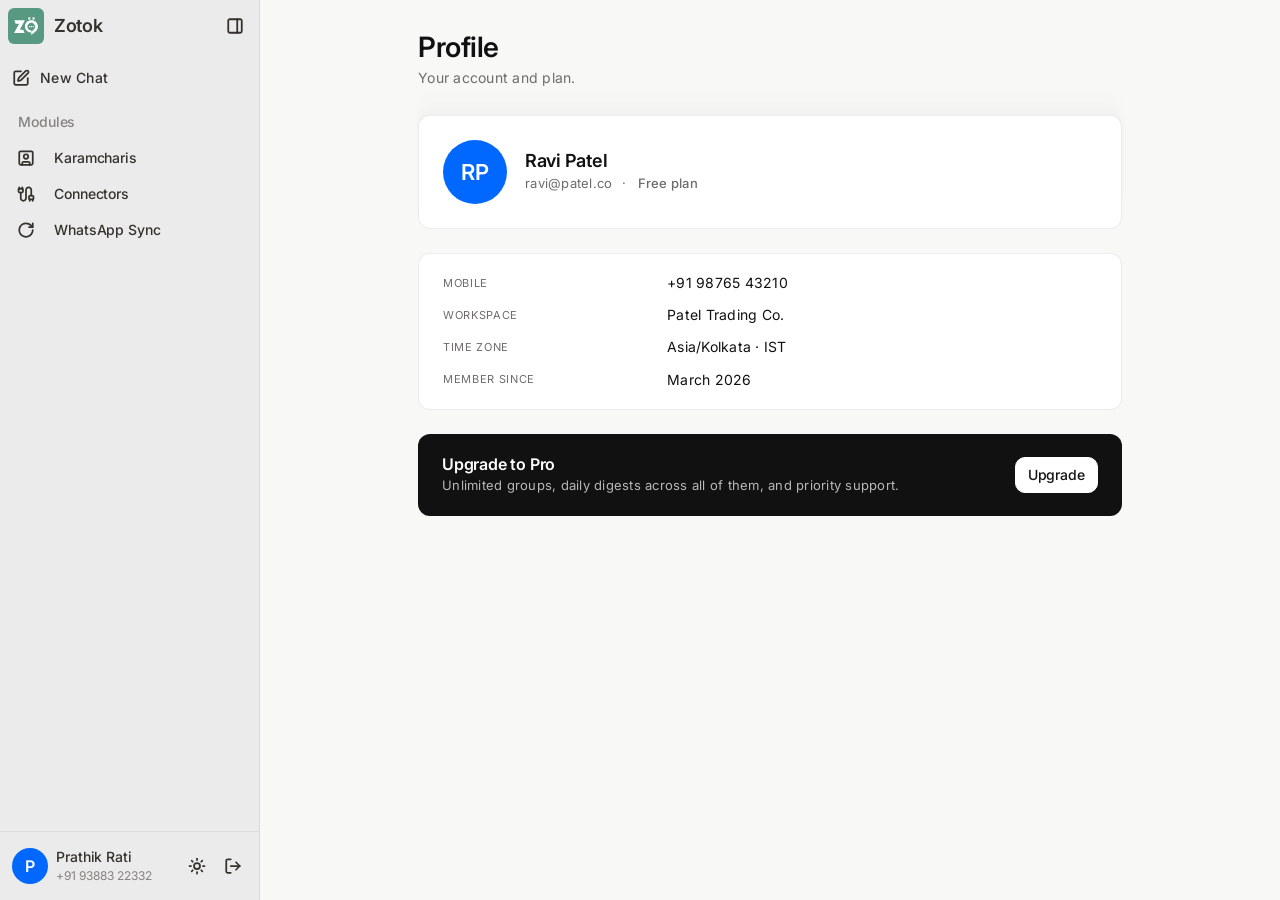
<file: profile.html>
<!doctype html>
<html lang="en" data-loading>
<head>
<meta charset="utf-8">
<meta name="viewport" content="width=device-width, initial-scale=1">
<title>Profile — Group Sense</title>
<link rel="stylesheet" href="styles/main.css">
<link rel="stylesheet" href="styles/components.css">
<link rel="stylesheet" href="styles/dark.css">
  <link rel="preconnect" href="https://fonts.googleapis.com">
  <link rel="preconnect" href="https://fonts.gstatic.com" crossorigin>
  <link href="https://fonts.googleapis.com/css2?family=Inter:wght@400;500;600;700;900&display=swap" rel="stylesheet">
</head>
<body data-page="profile">

<div class="app">
  <div id="sidebar-host"></div>

  <main class="main">


    <div class="page page-narrow">
      <div class="page-head">
        <h1>Profile</h1>
        <p class="lede">Your account and plan.</p>
      </div>

      <div class="profile-head">
        <div class="avatar avatar-lg">RP</div>
        <div class="profile-meta">
          <h2>Ravi Patel</h2>
          <div class="meta-line">
            <span>ravi@patel.co</span>
            <span>·</span>
            <span class="badge"><span class="dot dot-success"></span> Free plan</span>
          </div>
        </div>
      </div>

      <div class="kv-grid" style="margin-bottom:24px">
        <div class="k">Mobile</div>
        <div class="v">+91 98765 43210</div>
        <div class="k">Workspace</div>
        <div class="v">Patel Trading Co.</div>
        <div class="k">Time zone</div>
        <div class="v">Asia/Kolkata · IST</div>
        <div class="k">Member since</div>
        <div class="v">March 2026</div>
      </div>

      <div class="plan-card">
        <div>
          <h3>Upgrade to Pro</h3>
          <p>Unlimited groups, daily digests across all of them, and priority support.</p>
        </div>
        <button class="btn">Upgrade</button>
      </div>
    </div>
  </main>
</div>

<script src="scripts/sidebar.js"></script>
<script src="scripts/app.js"></script>
</body>
</html>
</file>
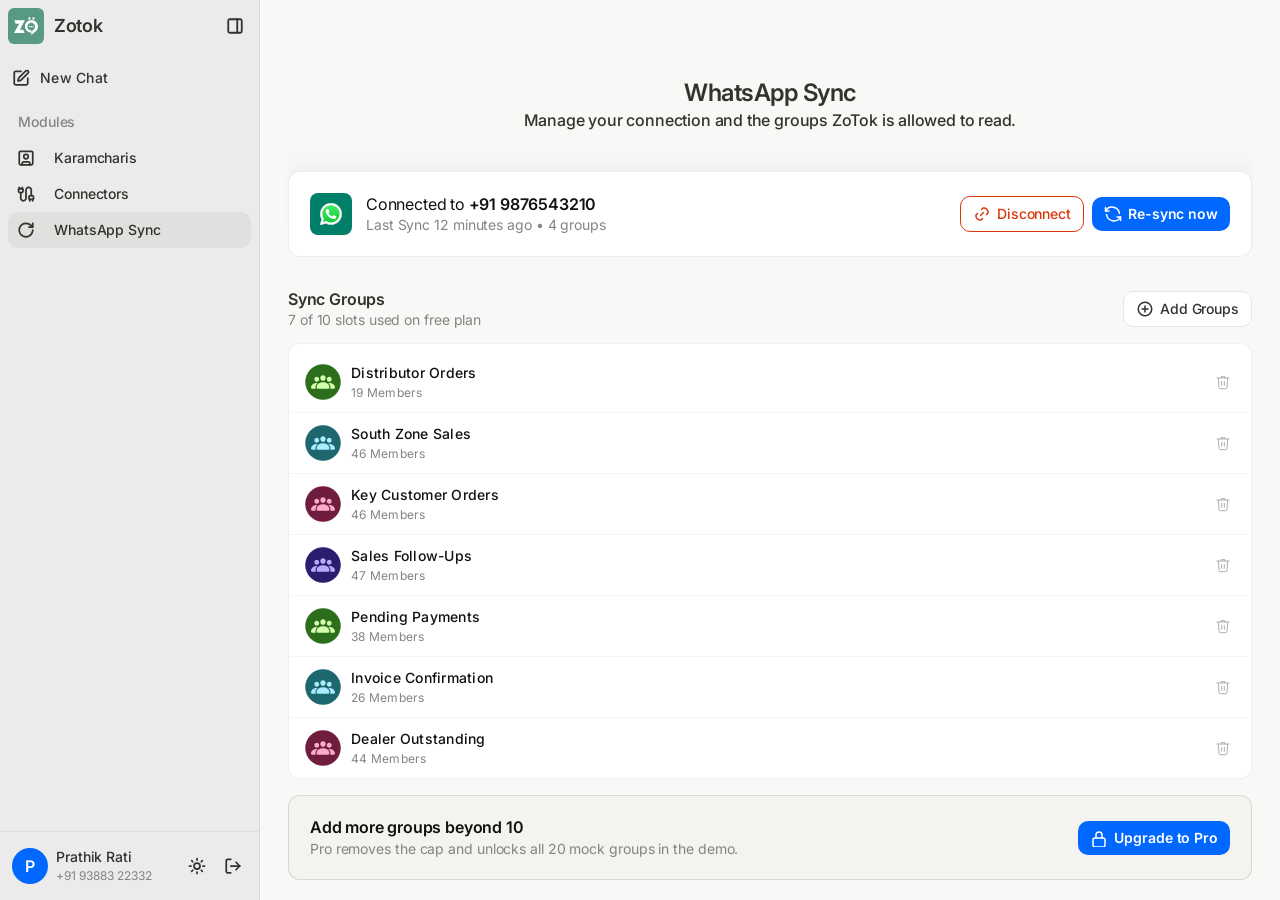
<file: whatsapp.html>
<!doctype html>
<html lang="en" data-loading>

<head>
  <meta charset="utf-8">
  <meta name="viewport" content="width=device-width, initial-scale=1">
  <title>WhatsApp Sync — Zotok</title>
  <link rel="stylesheet" href="styles/main.css">
  <link rel="stylesheet" href="styles/components.css">
  <link rel="stylesheet" href="styles/dark.css">
  <link rel="preconnect" href="https://fonts.googleapis.com">
  <link rel="preconnect" href="https://fonts.gstatic.com" crossorigin>
  <link href="https://fonts.googleapis.com/css2?family=Inter:wght@400;500;600;700;900&display=swap" rel="stylesheet">
  <style>
    .wa-page .page-head {
      text-align: center;
      padding-top: 48px;
      margin-bottom: 40px;
    }

    .wa-page .page-head h1 {
      font-size: 24px;
      letter-spacing: -0.47px;
      color: #34322d;
      margin-bottom: 4px;
    }

    .wa-page .page-head .lede {
      font-size: 16px;
      font-weight: 500;
      color: #34322d;
      letter-spacing: -0.18px;
    }

    .wa-summary-card {
      border-radius: 12px !important;
      margin-bottom: 32px;
    }

    .wa-icon-box {
      background: #008069;
      border-radius: 8px;
      width: 42px;
      height: 42px;
      display: flex;
      align-items: center;
      justify-content: center;
      flex-shrink: 0;
      padding: 10px;
    }

    .wa-page .summary-card {
      gap: 14px;
      padding: 21px;
    }

    .wa-page .summary-meta strong {
      font-size: 16px;
      letter-spacing: -0.18px;
    }

    .wa-page .summary-meta .meta-sub {
      font-size: 14px;
      color: #858481;
      letter-spacing: -0.09px;
    }

    .wa-page .section-head {
      margin-top: 0;
      margin-bottom: 14px;
    }

    .wa-page .section-head .lede {
      font-size: 14px;
      color: #858481;
      letter-spacing: -0.09px;
    }

    .wa-page .section-head h2 {
      font-size: 16px;
      font-weight: 600;
      line-height: normal;
      letter-spacing: -0.18px;
      color: #34322d;
      margin-bottom: 2px;
      white-space: nowrap;
    }

    .wa-list {
      border-radius: 12px;
      border-color: rgba(0, 0, 0, 0.06);
      padding-top: 8px;
      margin-bottom: 16px;
    }

    .wa-list .list-item {
      padding: 12px 16px;
      gap: 10px;
    }

    .wa-list .list-item .li-sub {
      color: #858481;
      margin-top: 2px;
    }

    .wa-group-img {
      width: 36px;
      height: 36px;
      border-radius: 50%;
      flex-shrink: 0;
      display: block;
    }

    .wa-group-remove {
      width: 24px;
      height: 24px;
      display: flex;
      align-items: center;
      justify-content: center;
      background: none;
      border: none;
      cursor: pointer;
      color: #b0aeab;
      padding: 0;
      flex-shrink: 0;
    }

    .wa-group-remove:hover {
      color: #dd360c;
    }

    .wa-upgrade-row {
      border-style: solid;
      border-color: rgba(0, 0, 0, 0.12);
      padding: 21px;
      gap: 20px;
      margin-top: 0;
    }

    .wa-upgrade-row .text {
      font-size: 16px;
      font-weight: 600;
      color: var(--ink);
    }

    .wa-upgrade-row .text small {
      font-size: 14px;
      font-weight: 400;
      color: #858481;
      margin-top: 2px;
    }

    .btn-danger-outline {
      color: #dd360c;
      border-color: #dd360c;
      background: var(--white);
    }

    .btn-danger-outline:hover {
      background: rgba(221, 54, 12, 0.06);
      color: #dd360c;
      border-color: #dd360c;
    }

    html.dark .wa-page .page-head h1,
    html.dark .wa-page .page-head .lede,
    html.dark .wa-page .section-head h2 {
      color: #dadada;
    }

    html.dark .btn-danger-outline {
      color: #ff6b47;
      border-color: rgba(255, 107, 71, 0.45);
      background: transparent;
    }

    html.dark .btn-danger-outline:hover {
      background: rgba(255, 107, 71, 0.08);
      color: #ff6b47;
      border-color: rgba(255, 107, 71, 0.6);
    }

    html.dark .wa-icon-box {
      background: #005c4b;
    }
  </style>
</head>

<body data-page="whatsapp">

  <div class="app">
    <div id="sidebar-host"></div>

    <main class="main">
      <div class="page wa-page">

        <!-- Page header -->
        <div class="page-head">
          <h1>WhatsApp Sync</h1>
          <p class="lede">Manage your connection and the groups ZoTok is allowed to read.</p>
        </div>

        <!-- Connection status card -->
        <div class="summary-card wa-summary-card">
          <div class="wa-icon-box">
            <img src="assets/avatars/wa-icon.svg" width="22" height="22" alt="WhatsApp">
          </div>
          <div class="summary-meta">
            <strong><span style="font-weight:400">Connected to</span> +91 9876543210</strong>
            <span class="meta-sub">Last Sync 12 minutes ago • 4 groups</span>
          </div>
          <div style="display:flex;gap:8px;align-items:center;">
            <button class="btn btn-sm btn-danger">
              <svg width="18" height="18" viewBox="0 0 18 18" fill="none" stroke="currentColor" stroke-width="1.5"
                stroke-linecap="round" stroke-linejoin="round">
                <path d="M10.5 7.5 7.5 10.5" />
                <path d="M8.5 4.5 10 3a4.24 4.24 0 0 1 5 5L13.5 9.5" />
                <path d="M9.5 13.5 8 15a4.24 4.24 0 0 1-5-5L4.5 8.5" />
              </svg>
              Disconnect
            </button>
            <button class="btn btn-sm btn-primary">
              <svg width="18" height="18" viewBox="0 0 18 18" fill="none" stroke="currentColor" stroke-width="1.5"
                stroke-linecap="round" stroke-linejoin="round">
                <path d="M1.5 6A7.5 7.5 0 0 1 15.5 8.5" />
                <path d="M16.5 12A7.5 7.5 0 0 1 2.5 9.5" />
                <polyline points="1.5 2.5 1.5 6 5 6" />
                <polyline points="16.5 15.5 16.5 12 13 12" />
              </svg>
              Re-sync now
            </button>
          </div>
        </div>

        <!-- Sync Groups -->
        <div class="section-head">
          <div>
            <h2>Sync Groups</h2>
            <span class="lede">7 of 10 slots used on free plan</span>
          </div>
          <button class="btn btn-sm btn-secondary" data-open="modal-groups">
            <svg width="18" height="18" viewBox="0 0 24 24" fill="none" stroke="currentColor" stroke-width="2"
              stroke-linecap="round" stroke-linejoin="round">
              <circle cx="12" cy="12" r="9" />
              <path d="M12 8v8M8 12h8" />
            </svg>
            Add Groups
          </button>
        </div>

        <div class="list wa-list">
          <div class="list-item">
            <img src="assets/avatars/wa-group-1.svg" class="wa-group-img" alt="">
            <div>
              <div class="li-title">Distributor Orders</div>
              <div class="li-sub">19 Members</div>
            </div>
            <button class="wa-group-remove" aria-label="Remove group">
              <svg width="16" height="16" viewBox="0 0 24 24" fill="none" stroke="currentColor" stroke-width="1.5"
                stroke-linecap="round" stroke-linejoin="round">
                <polyline points="3 6 5 6 21 6" />
                <path d="M19 6l-1 14a2 2 0 01-2 2H8a2 2 0 01-2-2L5 6" />
                <path d="M10 11v6M14 11v6" />
                <path d="M9 6V4h6v2" />
              </svg>
            </button>
          </div>
          <div class="list-item">
            <img src="assets/avatars/wa-group-2.svg" class="wa-group-img" alt="">
            <div>
              <div class="li-title">South Zone Sales</div>
              <div class="li-sub">46 Members</div>
            </div>
            <button class="wa-group-remove" aria-label="Remove group">
              <svg width="16" height="16" viewBox="0 0 24 24" fill="none" stroke="currentColor" stroke-width="1.5"
                stroke-linecap="round" stroke-linejoin="round">
                <polyline points="3 6 5 6 21 6" />
                <path d="M19 6l-1 14a2 2 0 01-2 2H8a2 2 0 01-2-2L5 6" />
                <path d="M10 11v6M14 11v6" />
                <path d="M9 6V4h6v2" />
              </svg>
            </button>
          </div>
          <div class="list-item">
            <img src="assets/avatars/wa-group-3.svg" class="wa-group-img" alt="">
            <div>
              <div class="li-title">Key Customer Orders</div>
              <div class="li-sub">46 Members</div>
            </div>
            <button class="wa-group-remove" aria-label="Remove group">
              <svg width="16" height="16" viewBox="0 0 24 24" fill="none" stroke="currentColor" stroke-width="1.5"
                stroke-linecap="round" stroke-linejoin="round">
                <polyline points="3 6 5 6 21 6" />
                <path d="M19 6l-1 14a2 2 0 01-2 2H8a2 2 0 01-2-2L5 6" />
                <path d="M10 11v6M14 11v6" />
                <path d="M9 6V4h6v2" />
              </svg>
            </button>
          </div>
          <div class="list-item">
            <img src="assets/avatars/wa-group-4.svg" class="wa-group-img" alt="">
            <div>
              <div class="li-title">Sales Follow-Ups</div>
              <div class="li-sub">47 Members</div>
            </div>
            <button class="wa-group-remove" aria-label="Remove group">
              <svg width="16" height="16" viewBox="0 0 24 24" fill="none" stroke="currentColor" stroke-width="1.5"
                stroke-linecap="round" stroke-linejoin="round">
                <polyline points="3 6 5 6 21 6" />
                <path d="M19 6l-1 14a2 2 0 01-2 2H8a2 2 0 01-2-2L5 6" />
                <path d="M10 11v6M14 11v6" />
                <path d="M9 6V4h6v2" />
              </svg>
            </button>
          </div>
          <div class="list-item">
            <img src="assets/avatars/wa-group-1.svg" class="wa-group-img" alt="">
            <div>
              <div class="li-title">Pending Payments</div>
              <div class="li-sub">38 Members</div>
            </div>
            <button class="wa-group-remove" aria-label="Remove group">
              <svg width="16" height="16" viewBox="0 0 24 24" fill="none" stroke="currentColor" stroke-width="1.5"
                stroke-linecap="round" stroke-linejoin="round">
                <polyline points="3 6 5 6 21 6" />
                <path d="M19 6l-1 14a2 2 0 01-2 2H8a2 2 0 01-2-2L5 6" />
                <path d="M10 11v6M14 11v6" />
                <path d="M9 6V4h6v2" />
              </svg>
            </button>
          </div>
          <div class="list-item">
            <img src="assets/avatars/wa-group-2.svg" class="wa-group-img" alt="">
            <div>
              <div class="li-title">Invoice Confirmation</div>
              <div class="li-sub">26 Members</div>
            </div>
            <button class="wa-group-remove" aria-label="Remove group">
              <svg width="16" height="16" viewBox="0 0 24 24" fill="none" stroke="currentColor" stroke-width="1.5"
                stroke-linecap="round" stroke-linejoin="round">
                <polyline points="3 6 5 6 21 6" />
                <path d="M19 6l-1 14a2 2 0 01-2 2H8a2 2 0 01-2-2L5 6" />
                <path d="M10 11v6M14 11v6" />
                <path d="M9 6V4h6v2" />
              </svg>
            </button>
          </div>
          <div class="list-item">
            <img src="assets/avatars/wa-group-3.svg" class="wa-group-img" alt="">
            <div>
              <div class="li-title">Dealer Outstanding</div>
              <div class="li-sub">44 Members</div>
            </div>
            <button class="wa-group-remove" aria-label="Remove group">
              <svg width="16" height="16" viewBox="0 0 24 24" fill="none" stroke="currentColor" stroke-width="1.5"
                stroke-linecap="round" stroke-linejoin="round">
                <polyline points="3 6 5 6 21 6" />
                <path d="M19 6l-1 14a2 2 0 01-2 2H8a2 2 0 01-2-2L5 6" />
                <path d="M10 11v6M14 11v6" />
                <path d="M9 6V4h6v2" />
              </svg>
            </button>
          </div>
        </div>

        <!-- Upgrade banner -->
        <div class="upgrade-row wa-upgrade-row">
          <div class="text">
            Add more groups beyond 10
            <small>Pro removes the cap and unlocks all 20 mock groups in the demo.</small>
          </div>
          <button class="btn btn-sm btn-primary">
            <svg width="18" height="18" viewBox="0 0 18 18" fill="none" stroke="currentColor" stroke-width="1.5"
              stroke-linecap="round" stroke-linejoin="round">
              <rect x="3" y="9" width="12" height="9" rx="2" />
              <path d="M6 9V6a3 3 0 0 1 6 0v3" />
            </svg>
            Upgrade to Pro
          </button>
        </div>

      </div>
    </main>
  </div>

  <!-- Connect modal -->
  <div class="modal-backdrop" id="modal-connect" role="dialog" aria-modal="true">
    <div class="modal">
      <div class="modal-head">
        <div>
          <h2>Connect WhatsApp</h2>
          <p class="lede">Link your number so Zotok can read the groups you choose.</p>
        </div>
        <button class="icon-btn" data-close="modal-connect" aria-label="Close">
          <svg class="icon" viewBox="0 0 24 24" fill="none" stroke="currentColor" stroke-linecap="round"
            stroke-linejoin="round">
            <path d="M18 6 6 18" />
            <path d="m6 6 12 12" />
          </svg>
        </button>
      </div>

      <div class="modal-body">
        <div class="tabs" data-tabs="connect">
          <div class="tab active" data-tab="qr">QR scan</div>
          <div class="tab" data-tab="code">Pairing code</div>
        </div>

        <div data-tab-panels="connect">
          <div class="tab-panel active" data-panel="qr">
            <div class="qr-frame">
              <div class="qr-cells">
                <span></span><span class="off"></span><span></span><span></span><span
                  class="off"></span><span></span><span></span><span class="off"></span><span></span><span></span><span
                  class="off"></span><span></span><span class="off"></span><span></span><span></span><span
                  class="off"></span><span></span><span></span><span class="off"></span><span></span><span></span>
                <span class="off"></span><span></span><span></span><span class="off"></span><span></span><span
                  class="off"></span><span></span><span></span><span class="off"></span><span></span><span></span><span
                  class="off"></span><span></span><span></span><span class="off"></span><span></span><span
                  class="off"></span><span></span><span></span><span class="off"></span><span></span>
                <span></span><span class="off"></span><span></span><span></span><span
                  class="off"></span><span></span><span class="off"></span><span></span><span></span><span
                  class="off"></span><span></span><span></span><span class="off"></span><span
                  class="off"></span><span></span><span></span><span class="off"></span><span></span><span></span><span
                  class="off"></span><span></span>
                <span></span><span></span><span class="off"></span><span></span><span></span><span
                  class="off"></span><span></span><span></span><span class="off"></span><span></span><span
                  class="off"></span><span></span><span></span><span class="off"></span><span></span><span
                  class="off"></span><span></span><span></span><span class="off"></span><span></span><span></span>
                <span class="off"></span><span></span><span></span><span
                  class="off"></span><span></span><span></span><span class="off"></span><span
                  class="off"></span><span></span><span class="off"></span><span></span><span></span><span
                  class="off"></span><span></span><span></span><span></span><span
                  class="off"></span><span></span><span></span><span class="off"></span><span></span>
                <span></span><span class="off"></span><span></span><span></span><span
                  class="off"></span><span></span><span></span><span class="off"></span><span></span><span></span><span
                  class="off"></span><span></span><span></span><span class="off"></span><span></span><span
                  class="off"></span><span></span><span></span><span class="off"></span><span></span><span></span>
                <span></span><span></span><span class="off"></span><span></span><span></span><span
                  class="off"></span><span></span><span></span><span class="off"></span><span></span><span></span><span
                  class="off"></span><span></span><span></span><span class="off"></span><span></span><span></span><span
                  class="off"></span><span></span><span></span><span class="off"></span>
                <span class="off"></span><span></span><span></span><span class="off"></span><span></span><span
                  class="off"></span><span></span><span></span><span
                  class="off"></span><span></span><span></span><span></span><span
                  class="off"></span><span></span><span></span><span class="off"></span><span></span><span></span><span
                  class="off"></span><span></span><span></span>
                <span></span><span class="off"></span><span></span><span></span><span
                  class="off"></span><span></span><span class="off"></span><span></span><span></span><span
                  class="off"></span><span></span><span class="off"></span><span></span><span></span><span></span><span
                  class="off"></span><span></span><span></span><span class="off"></span><span></span><span></span>
                <span></span><span></span><span class="off"></span><span></span><span></span><span
                  class="off"></span><span></span><span></span><span
                  class="off"></span><span></span><span></span><span></span><span class="off"></span><span></span><span
                  class="off"></span><span></span><span></span><span class="off"></span><span></span><span></span><span
                  class="off"></span>
                <span class="off"></span><span></span><span></span><span
                  class="off"></span><span></span><span></span><span class="off"></span><span></span><span></span><span
                  class="off"></span><span></span><span></span><span></span><span
                  class="off"></span><span></span><span></span><span class="off"></span><span></span><span></span><span
                  class="off"></span><span></span>
                <span></span><span class="off"></span><span></span><span
                  class="off"></span><span></span><span></span><span
                  class="off"></span><span></span><span></span><span></span><span class="off"></span><span></span><span
                  class="off"></span><span></span><span class="off"></span><span></span><span></span><span></span><span
                  class="off"></span><span></span><span></span>
                <span></span><span></span><span class="off"></span><span></span><span
                  class="off"></span><span></span><span></span><span
                  class="off"></span><span></span><span></span><span></span><span
                  class="off"></span><span></span><span></span><span class="off"></span><span></span><span></span><span
                  class="off"></span><span></span><span></span><span class="off"></span>
                <span class="off"></span><span></span><span></span><span></span><span
                  class="off"></span><span></span><span class="off"></span><span></span><span></span><span
                  class="off"></span><span></span><span></span><span class="off"></span><span></span><span></span><span
                  class="off"></span><span></span><span></span><span></span><span class="off"></span><span></span>
                <span></span><span class="off"></span><span></span><span
                  class="off"></span><span></span><span></span><span class="off"></span><span></span><span
                  class="off"></span><span></span><span></span><span></span><span
                  class="off"></span><span></span><span></span><span></span><span class="off"></span><span></span><span
                  class="off"></span><span></span><span></span>
                <span></span><span></span><span class="off"></span><span></span><span></span><span
                  class="off"></span><span></span><span></span><span class="off"></span><span></span><span
                  class="off"></span><span></span><span></span><span class="off"></span><span></span><span
                  class="off"></span><span></span><span></span><span class="off"></span><span></span><span></span>
                <span class="off"></span><span></span><span></span><span></span><span
                  class="off"></span><span></span><span class="off"></span><span></span><span></span><span
                  class="off"></span><span></span><span class="off"></span><span></span><span></span><span
                  class="off"></span><span></span><span></span><span class="off"></span><span></span><span></span><span
                  class="off"></span>
                <span></span><span class="off"></span><span></span><span
                  class="off"></span><span></span><span></span><span class="off"></span><span></span><span></span><span
                  class="off"></span><span></span><span></span><span
                  class="off"></span><span></span><span></span><span></span><span class="off"></span><span></span><span
                  class="off"></span><span></span><span></span>
                <span></span><span></span><span class="off"></span><span></span><span></span><span
                  class="off"></span><span></span><span class="off"></span><span></span><span></span><span
                  class="off"></span><span></span><span></span><span class="off"></span><span></span><span></span><span
                  class="off"></span><span></span><span></span><span class="off"></span><span></span>
                <span class="off"></span><span></span><span></span><span></span><span
                  class="off"></span><span></span><span></span><span class="off"></span><span></span><span
                  class="off"></span><span></span><span class="off"></span><span></span><span></span><span
                  class="off"></span><span></span><span></span><span></span><span
                  class="off"></span><span></span><span></span>
                <span></span><span class="off"></span><span></span><span
                  class="off"></span><span></span><span></span><span
                  class="off"></span><span></span><span></span><span></span><span
                  class="off"></span><span></span><span></span><span class="off"></span><span></span><span></span><span
                  class="off"></span><span></span><span></span><span></span><span class="off"></span>
              </div>
              <div class="qr-corner-bl"></div>
            </div>
            <ol class="steps">
              <li><span>Open WhatsApp on your phone, then tap <strong>Settings → Linked devices</strong>.</span></li>
              <li><span>Tap <strong>Link a device</strong> and point your camera at this code.</span></li>
            </ol>
          </div>

          <div class="tab-panel" data-panel="code">
            <div class="code-box">
              <div class="code-cell">7</div>
              <div class="code-cell">K</div>
              <div class="code-cell">9</div>
              <div class="code-cell">M</div>
              <div class="code-cell">2</div>
              <div class="code-cell">B</div>
              <div class="code-cell">4</div>
              <div class="code-cell">F</div>
            </div>
            <ol class="steps">
              <li><span>On your phone, open WhatsApp and go to <strong>Linked devices → Link with phone
                    number</strong>.</span></li>
              <li><span>Enter the 8-character code shown above. The code refreshes every minute.</span></li>
            </ol>
          </div>
        </div>

        <div class="connect-state" id="connect-state" style="margin-top:18px">
          <span class="dot dot-warn"></span> Waiting for WhatsApp…
        </div>
      </div>

      <div class="modal-foot">
        <button class="btn btn-sm btn-tertiary" data-close="modal-connect">Cancel</button>
        <button class="btn btn-sm btn-primary btn-sm" data-fake-connect>Simulate connection</button>
      </div>
    </div>
  </div>

  <!-- History sync modal -->
  <div class="modal-backdrop" id="modal-history" role="dialog" aria-modal="true">
    <div class="modal modal--history">
      <div class="modal-head">
        <div>
          <h2>Fetch WhatsApp Chat History</h2>
          <p class="lede">Import past messages so Zotok can start with context.</p>
        </div>
        <button class="icon-btn" id="history-close-btn" aria-label="Close">
          <svg width="20" height="20" viewBox="0 0 20 20" fill="none">
            <path d="M15 5L5 15M5 5L15 15" stroke="#34322d" stroke-width="1.5" stroke-linecap="round" />
          </svg>
        </button>
      </div>

      <div class="modal-body">
        <div class="history-connected-badge">
          <svg width="18" height="18" viewBox="0 0 18 18" fill="none">
            <circle cx="9" cy="9" r="8" stroke="#004a10" stroke-width="1.5" />
            <path d="M5.5 9.5l2.5 2.5 4.5-5" stroke="#004a10" stroke-width="1.5" stroke-linecap="round"
              stroke-linejoin="round" />
          </svg>
          WhatsApp Connected Successfully!
        </div>

        <div class="history-section-label">How far back should we fetch?</div>
        <div class="history-section-sub">Messages older than 90 days may not be available depending on your WhatsApp
          backup settings.</div>

        <div class="history-option-list" id="history-option-list">
          <div class="history-option-row selected" data-days="7">
            <span class="history-option-label">Last 7 Days</span>
            <span class="radio"></span>
          </div>
          <div class="history-option-row" data-days="14">
            <span class="history-option-label">Last 14 Days</span>
            <span class="radio"></span>
          </div>
          <div class="history-option-row" data-days="30">
            <span class="history-option-label">Last 30 Days</span>
            <span class="radio"></span>
          </div>
          <div class="history-option-row" data-days="custom">
            <span class="history-option-label">Custom Range</span>
            <span class="radio"></span>
          </div>
        </div>

        <div class="date-range-row" id="custom-range" style="display:none;">
          <div class="field">
            <label class="field-label">From</label>
            <input type="date" class="input" id="history-from">
          </div>
          <div class="field">
            <label class="field-label">To</label>
            <input type="date" class="input" id="history-to">
          </div>
        </div>

        <div class="history-fetching" id="history-fetching" style="display:none;">
          <div class="typing"><span></span><span></span><span></span></div>
          <span id="history-fetching-label">Fetching messages…</span>
        </div>
      </div>

      <div class="modal-foot">
        <button class="btn-maybe-later" id="history-skip-btn">Maybe Later</button>
        <button class="btn-fetch-history" id="history-fetch-btn">Continue</button>
      </div>
    </div>
  </div>

  <!-- Group selection modal -->
  <div class="modal-backdrop" id="modal-groups" role="dialog" aria-modal="true">
    <div class="mgc">
      <!-- Header -->
      <div class="mgc-head">
        <button class="icon-btn" id="groups-back-btn" style="display:none;flex-shrink:0;margin-right:4px"
          aria-label="Back">
          <svg width="20" height="20" viewBox="0 0 20 20" fill="none">
            <path d="M12.5 15L7.5 10L12.5 5" stroke="currentColor" stroke-width="1.5" stroke-linecap="round"
              stroke-linejoin="round" />
          </svg>
        </button>
        <div class="mgc-head-text">
          <div class="mgc-title">Choose Groups to Sync</div>
          <div class="mgc-sub">On the Free plan you can sync up to 10 groups. Locked groups unlock with Pro.</div>
        </div>
        <button class="mgc-close" data-close="modal-groups" aria-label="Close">
          <svg width="20" height="20" viewBox="0 0 24 24" fill="none" stroke="#858481" stroke-width="2"
            stroke-linecap="round" stroke-linejoin="round">
            <path d="M18 6 6 18" />
            <path d="m6 6 12 12" />
          </svg>
        </button>
      </div>
      <!-- Search + list -->
      <div class="mgc-body">
        <div class="mgc-search">
          <img src="assets/icons/icon-search.svg" alt="" class="mgc-search-icon">
          <input type="text" class="mgc-search-input" id="group-search" placeholder="Search Group" autocomplete="off">
        </div>
        <div class="mgc-counter" id="group-counter">Selected <span id="group-selected-count">0</span>/10 on free plan
        </div>
        <div class="mgc-list" id="group-list"></div>
      </div>
      <!-- Footer -->
      <div class="mgc-foot">
        <button class="btn btn-md btn-secondary" data-close="modal-groups">Cancel</button>
        <button id="sync-btn" class="btn btn-md btn-primary" data-mark-connected disabled>Sync Messages</button>
      </div>
      <div class="sync-progress-view">
        <div class="sync-spinner"></div>
        <div class="sync-progress-title">Message Sync in Progress</div>
        <p class="sync-progress-sub">You can close the popup to explore Group Sense. This process will run in the
          background.</p>
        <button class="btn btn-md btn-primary" data-close="modal-groups">Close</button>
      </div>
    </div>
  </div>

  <script>
    (function () {
      const GROUPS = [
        // Business groups
        { name: 'Distributor Orders', members: '19 Members', avatar: 'assets/icons/group-avatar-maroon.svg', type: 'business' },
        { name: 'South Zone Sales', members: '46 Members', avatar: 'assets/icons/group-avatar-green.svg', type: 'business' },
        { name: 'Key Customer Orders', members: '46 Members', avatar: 'assets/icons/group-avatar-indigo.svg', type: 'business' },
        { name: 'Sales Follow-Ups', members: '47 Members', avatar: 'assets/icons/group-avatar-olive.svg', type: 'business' },
        { name: 'Pending Payments', members: '38 Members', avatar: 'assets/icons/group-avatar-teal.svg', type: 'business' },
        { name: 'Invoice Confirmation', members: '26 Members', avatar: 'assets/icons/group-avatar-violet.svg', type: 'business' },
        { name: 'Dealer Outstanding', members: '44 Members', avatar: 'assets/icons/group-avatar-red.svg', type: 'business' },
        { name: 'Vendor Coordination', members: '18 Members', avatar: 'assets/icons/group-avatar-maroon.svg', type: 'business' },
        { name: 'Marketing Team', members: '14 Members', avatar: 'assets/icons/group-avatar-green.svg', type: 'business' },
        { name: 'HR & Hiring', members: '11 Members', avatar: 'assets/icons/group-avatar-indigo.svg', type: 'business' },
        { name: 'Product Feedback', members: '24 Members', avatar: 'assets/icons/group-avatar-olive.svg', type: 'business' },
        { name: 'Client Follow-Ups', members: '31 Members', avatar: 'assets/icons/group-avatar-teal.svg', type: 'business' },
        // Personal groups
        { name: 'Family Group', members: '8 Members', avatar: 'assets/icons/group-avatar-violet.svg', type: 'personal' },
        { name: 'School Friends', members: '22 Members', avatar: 'assets/icons/group-avatar-red.svg', type: 'personal' },
        { name: 'College Batch 2018', members: '67 Members', avatar: 'assets/icons/group-avatar-maroon.svg', type: 'personal' },
        { name: 'Apartment Society', members: '43 Members', avatar: 'assets/icons/group-avatar-green.svg', type: 'personal' },
        { name: 'Cricket Team', members: '15 Members', avatar: 'assets/icons/group-avatar-indigo.svg', type: 'personal' },
        { name: 'Movie Nights', members: '9 Members', avatar: 'assets/icons/group-avatar-olive.svg', type: 'personal' },
        { name: 'Weekend Trips', members: '12 Members', avatar: 'assets/icons/group-avatar-teal.svg', type: 'personal' },
      ];

      const list = document.getElementById('group-list');
      const counter = document.getElementById('group-selected-count');
      const syncBtn = document.getElementById('sync-btn');
      const search = document.getElementById('group-search');
      let selected = new Set();

      function render(filter) {
        list.innerHTML = '';
        const items = filter ? GROUPS.filter(g => g.name.toLowerCase().includes(filter.toLowerCase())) : GROUPS;
        let lastType = null;
        items.forEach((g, i) => {
          const isSel = selected.has(g.name);
          const isDisabled = !isSel && selected.size >= 10;
          const row = document.createElement('div');
          row.className = 'mgc-row' + (isSel ? ' selected' : '') + (isDisabled ? ' disabled' : '');
          row.dataset.name = g.name;
          const isLast = i === items.length - 1;
          if (isLast) row.classList.add('last');
          row.innerHTML = `
        <img class="mgc-row-avatar" src="${g.avatar}" alt="">
        <div class="mgc-row-info">
          <div class="mgc-row-name">${g.name}</div>
          <div class="mgc-row-members">${g.members}</div>
        </div>
        <input type="checkbox" class="checkbox" ${isSel ? 'checked' : ''} readonly>
      `;
          row.addEventListener('click', () => {
            if (selected.has(g.name)) {
              selected.delete(g.name);
            } else if (selected.size < 10) {
              selected.add(g.name);
            }
            counter.textContent = selected.size;
            syncBtn.disabled = selected.size === 0;
            render(search.value);
          });
          list.appendChild(row);
        });
      }

      search.addEventListener('input', () => render(search.value));
      render();
    })();
  </script>

  <script src="scripts/sidebar.js"></script>
  <script src="scripts/app.js"></script>
</body>

</html>
</file>
<file: styles/main.css>
/* ==========================================================================
   Zotok — main.css
   Manus-inspired minimal aesthetic. System fonts only.
   ========================================================================== */

:root {
  /* Legacy bridging to new Amplemarket tokens */
  --ink: #111111;
  --ink-2: #6d6c6b;
  --muted: #6d6c6b;
  --faint: #ecebea;
  --surface: #f4f3ef;
  --surface-2: #ecebea;
  --white: #ffffff;
  --border: rgba(17, 17, 17, 0.08);
  --border-light: rgba(17, 17, 17, 0.04);

  /* Status / Accents */
  --accent-success: #47d096;
  /* Deliver Green */
  --accent-warn: #e16540;
  /* LeadGen Red */
  --accent-info: #328efa;
  /* Intelligence Blue */
  --accent-gold: #fbc768;
  /* Engagement Gold */
  --color-success-soft: rgba(71, 208, 150, 0.1);
  --color-warning-soft: rgba(225, 101, 64, 0.1);
  --color-info-soft: rgba(50, 142, 250, 0.1);
  --color-destructive-accent: #e16540;
  --color-destructive-soft: rgba(225, 101, 64, 0.1);

  --focus-ring: rgba(17, 17, 17, 0.08);
  --modal-backdrop: rgba(17, 17, 17, 0.35);
  --ink-hover: #272625;

  /* Typography */
  --font: 'Inter', ui-sans-serif, system-ui, -apple-system, BlinkMacSystemFont, "Segoe UI", Roboto, sans-serif;
  --text-caption: 10px;
  --text-body: 14px;
  --text-subheading: 20px;
  --text-heading-sm: 24px;
  --text-heading: 28px;

  /* Border Radii (Amplemarket) */
  --r-sm: 4px;
  --r-md: 8px;
  /* Buttons */
  --r-lg: 12px;
  /* Cards, inputs, dialogs */

  /* Shadows (Amplemarket) */
  --shadow-subtle: rgba(17, 17, 17, 0.05) 0px 0px 0px 1px inset;
  --shadow-sm: rgba(17, 17, 17, 0.02) 0px -6px 6px 0px, rgba(17, 17, 17, 0.01) 0px -23px 9px 0px;
  --shadow-md: rgba(17, 17, 17, 0.04) 0px 4px 8px 0px, rgba(17, 17, 17, 0.04) 0px 0px 1px 0px;
  --shadow-lg: rgba(17, 17, 17, 0.12) 0px 26px 60px -6px, rgba(17, 17, 17, 0.02) 0px 28px 28px -14px;

  --sidebar-w: 260px;
  --sidebar-w-collapsed: 52px;
  --nav-bg: #EBEBEB;
  --nav-icon-color: #34322d;
  --nav-text-color: #34322D;
  --nav-hover-bg: #37352f0a;
  --nav-active-bg: #37352f0f;
}


* {
  margin: 0;
  padding: 0;
  box-sizing: border-box;
}

/* Suppress all transitions on initial page load to prevent sidebar push animation */
[data-loading] * {
  transition: none !important;
}

html,
body {
  height: 100%;
}

body {
  font-family: var(--font);
  font-size: var(--text-body);
  color: var(--ink);
  background: var(--white);
  line-height: 1.3;
  letter-spacing: 0.25px;
  -webkit-font-smoothing: antialiased;
  text-rendering: optimizeLegibility;
}

a {
  color: inherit;
  text-decoration: none;
}

button {
  font-family: inherit;
  font-size: 14px;
  cursor: pointer;
  border: none;
  background: none;
  color: inherit;
}

input,
textarea,
select {
  font-family: inherit;
  font-size: 14px;
  color: var(--ink);
}

h1,
h2,
h3,
h4 {
  font-weight: 600;
  line-height: 1.1;
}

h1 {
  font-size: var(--text-heading);
  letter-spacing: -0.48px;
}

h2 {
  font-size: var(--text-heading-sm);
  letter-spacing: -0.26px;
}

h3 {
  font-size: var(--text-subheading);
  letter-spacing: -0.2px;
}

.icon {
  width: 18px;
  height: 18px;
  flex: none;
  stroke-width: 1.5;
}

.icon-sm {
  width: 14px;
  height: 14px;
  flex: none;
  stroke-width: 1.5;
}

.icon-lg {
  width: 22px;
  height: 22px;
  flex: none;
  stroke-width: 1.5;
}

/* ----- Buttons ----- */
.btn {
  display: inline-flex;
  align-items: center;
  justify-content: center;
  gap: 8px;
  padding: 9px 16px;
  background: transparent;
  border: 1.5px solid var(--ink);
  color: var(--ink);
  font-weight: 500;
  border-radius: var(--r-md);
  transition: background .15s ease, transform .1s ease, border-color .15s ease, color .15s ease;
  white-space: nowrap;
}

.btn:hover {
  background: var(--surface);
}

.btn:active {
  transform: scale(.98);
}

.btn-primary {
  background: #0067ff;
  color: #fff;
  border-color: #0067ff;
}

.btn-primary:hover {
  background: #0055d4;
  border-color: #0055d4;
}

.btn-ghost {
  border-color: var(--border);
  color: var(--ink-2);
  font-weight: 500;
}

.btn-ghost:hover {
  border-color: var(--ink-2);
  color: var(--ink);
  background: transparent;
}

.btn-sm {
  padding: 6px 12px;
  font-size: 13px;
}

.btn-block {
  width: 100%;
}

.btn:disabled {
  opacity: .45;
  cursor: not-allowed;
}

/* ----- App shell ----- */
.app {
  display: flex;
  min-height: 100vh;
}

.sidebar {
  position: fixed;
  inset: 0 auto 0 0;
  width: var(--sidebar-w);
  background: var(--nav-bg);
  border-right: 1px solid var(--border);
  display: flex;
  flex-direction: column;
  transition: width .2s ease;
  z-index: 30;
}

.sidebar.collapsed {
  width: var(--sidebar-w-collapsed);
}

.sidebar-head {
  display: flex;
  align-items: center;
  justify-content: space-between;
  padding: 8px;
  gap: 8px;
}

.sidebar.collapsed .sidebar-head {
  justify-content: center;
  padding: 8px;
}

.brand {
  display: flex;
  align-items: center;
  gap: 10px;
  font-weight: 600;
  font-size: 18px;
  letter-spacing: -0.26px;
  color: #34322d;
}

.brand-text-wrap {
  display: flex;
  flex-direction: column;
  gap: 0px;
}

.brand-sub {
  font-size: 11px;
  font-weight: 500;
  color: #858481;
  letter-spacing: 0.01em;
  line-height: 1.2;
}

.brand-mark {
  width: 36px;
  height: 36px;
  border-radius: 6px;
  background: transparent;
  color: var(--white);
  display: grid;
  place-items: center;
  font-weight: 700;
  font-size: 14px;
  letter-spacing: 0;
  flex: none;
  overflow: hidden;
  background: #589981;
  border-color: #589981;
}

.brand-mark .nav-img-icon {
  width: 24px;
  height: 18px;
}

.nav-img-icon {
  width: 18px;
  height: 18px;
  display: block;
  flex: none;
}

.icon-btn .nav-img-icon {
  width: 18px;
  height: 18px;
}

.sidebar.collapsed .brand,
.sidebar.collapsed .nav-label,
.sidebar.collapsed .nav-section-label,
.sidebar.collapsed .sidebar-user-info,
.sidebar.collapsed .sidebar-footer-actions {
  display: none;
}

/* Collapsed: header shows only toggle, centered */
.sidebar.collapsed .sidebar-head {
  justify-content: center;
}

/* Collapsed: nav groups get top dividers and vertical padding */
.sidebar.collapsed .nav {
  gap: 0;
  padding: 0 8px;
  overflow: visible;
}

.sidebar.collapsed .nav-group {
  border-top: 1px solid rgba(0, 0, 0, 0.06);
  padding: 8px 0;
  width: 100%;
  display: flex;
  flex-direction: column;
  align-items: center;
  gap: 1px;
}

.sidebar.collapsed .nav-group:first-child {
  border-top: none;
  padding-top: 0;
}

/* Collapsed: nav items and new-chat as centered 36×36 squares */
.sidebar.collapsed .nav-item {
  justify-content: center;
  padding: 0;
  width: 36px;
  height: 36px;
  margin: 0 auto;
}

.sidebar.collapsed .new-chat {
  justify-content: center;
  padding: 0;
  width: 36px;
  margin: 0 auto;
}

/* Collapsed: footer — center the avatar only */
.sidebar.collapsed .sidebar-footer {
  justify-content: center;
}

.sidebar.collapsed .sidebar-user {
  flex: none;
  padding: 0;
}

.sidebar.collapsed .sidebar-user:hover {
  background: none;
}

.icon-btn {
  width: 32px;
  height: 32px;
  display: grid;
  place-items: center;
  border-radius: var(--r-md);
  color: var(--ink-2);
  transition-property: color, background-color, border-color, text-decoration-color, fill, stroke;
  transition-timing-function: cubic-bezier(.4, 0, .2, 1);
  transition-duration: .15s;
}

.icon-btn:hover {
  background: var(--border-light);
  color: var(--ink);
}

.new-chat {
  margin: 0;
  width: 100%;
  display: flex;
  align-items: center;
  gap: 10px;
  padding: 0 0 0 4px;
  border: none;
  border-radius: 10px;
  background: transparent;
  color: var(--nav-text-color);
  font-weight: 500;
  font-size: 14px;
  min-height: 36px;
  transition-property: color, background-color, border-color, text-decoration-color, fill, stroke;
  transition-timing-function: cubic-bezier(.4, 0, .2, 1);
  transition-duration: .15s;
}

.new-chat:hover {
  background: #37352f0a;
}

.new-chat.active {
  background: #37352f0f;
}

.sidebar.collapsed .new-chat {
  justify-content: center;
  padding: 0;
  width: 36px;
  margin: 0 auto;
}

.nav {
  display: flex;
  flex-direction: column;
  gap: 8px;
  padding: 8px;
  flex: 1;
  overflow-y: auto;
  overflow-x: visible;
}

.sidebar.collapsed .nav {
  overflow: visible;
}

.nav-section-label {
  font-size: 14px;
  font-weight: 500;
  text-transform: none;
  letter-spacing: -0.09px;
  color: #858481;
  padding: 8px 10px;
  margin-top: 0;
  line-height: 20px;
}

.sidebar.collapsed .nav-section-label {
  display: none !important;
}

.nav-item {
  display: flex;
  align-items: center;
  gap: 10px;
  padding: 0;
  border-radius: 10px;
  color: var(--nav-text-color);
  font-size: 14px;
  font-weight: 500;
  letter-spacing: -0.09px;
  transition-property: color, background-color, border-color, text-decoration-color, fill, stroke;
  transition-timing-function: cubic-bezier(.4, 0, .2, 1);
  transition-duration: .15s;
  cursor: pointer;
  min-height: 36px;
}

.nav-item:hover {
  background: var(--nav-hover-bg);
  color: var(--nav-text-color);
}

.nav-item.active {
  background: var(--nav-active-bg);
  color: var(--nav-text-color);
}

.nav-item .nav-label {
  flex: 1;
}

.nav-item .nav-icon {
  width: 36px;
  height: 36px;
  display: grid;
  place-items: center;
  flex: none;
}

.nav-item .nav-icon .icon {
  width: 18px;
  height: 18px;
  color: var(--nav-icon-color);
}

.sidebar.collapsed .nav-item {
  justify-content: center;
  padding: 0;
  width: 36px;
  height: 36px;
  margin: 0 auto;
}

/* Tooltips when collapsed */
.sidebar.collapsed [data-tooltip] {
  position: relative;
}

.sidebar.collapsed [data-tooltip]:hover::after {
  content: attr(data-tooltip);
  position: absolute;
  left: calc(100% + 10px);
  top: 50%;
  transform: translateY(-50%);
  background: var(--ink);
  color: var(--white);
  padding: 4px 10px;
  border-radius: 6px;
  font-size: 12px;
  font-weight: 500;
  white-space: nowrap;
  pointer-events: none;
  z-index: 9999;
  opacity: 0;
  animation: tooltip-fade-in 0.15s ease-in-out forwards;
  animation-delay: 0.1s;
  box-shadow: 0 2px 8px rgba(0, 0, 0, 0.15);
}

@keyframes tooltip-fade-in {
  from {
    opacity: 0;
    transform: translateY(-50%) translateX(-4px);
  }

  to {
    opacity: 1;
    transform: translateY(-50%) translateX(0);
  }
}

@keyframes tooltip-fade-in-up {
  from {
    opacity: 0;
    transform: translateX(-50%) translateY(4px);
  }

  to {
    opacity: 1;
    transform: translateX(-50%) translateY(0);
  }
}

/* Footer action button tooltips — always visible, appear above */
.sidebar-footer-actions [data-tooltip] {
  position: relative;
}

.sidebar-footer-actions [data-tooltip]:hover::after {
  content: attr(data-tooltip);
  position: absolute;
  bottom: calc(100% + 8px);
  left: 50%;
  transform: translateX(-50%);
  background: var(--ink);
  color: var(--white);
  padding: 4px 10px;
  border-radius: 6px;
  font-size: 12px;
  font-weight: 500;
  white-space: nowrap;
  pointer-events: none;
  z-index: 9999;
  opacity: 0;
  animation: tooltip-fade-in-up 0.15s ease-in-out 0.1s forwards;
  box-shadow: 0 2px 8px rgba(0, 0, 0, 0.15);
}

.nav-recent {
  display: flex;
  align-items: center;
  gap: 10px;
  padding: 7px 12px;
  border-radius: var(--r-sm);
  color: var(--ink-2);
  font-size: 13px;
  cursor: pointer;
  transition-property: color, background-color, border-color, text-decoration-color, fill, stroke;
  transition-timing-function: cubic-bezier(.4, 0, .2, 1);
  transition-duration: .15s;
}

.nav-recent:hover {
  background: var(--border-light);
}

.nav-recent .truncate {
  overflow: hidden;
  text-overflow: ellipsis;
  white-space: nowrap;
  flex: 1;
}

.sidebar.collapsed .nav-recent,
.sidebar.collapsed .nav-children {
  display: none !important;
}

.nav-parent.open .chevron {
  transform: rotate(180deg);
}

.nav-child {
  padding: 6px 12px;
  border-radius: var(--r-sm);
  color: var(--ink-2);
  font-size: 13px;
  text-decoration: none;
  display: flex;
  align-items: center;
  transition-property: color, background-color, border-color, text-decoration-color, fill, stroke;
  transition-timing-function: cubic-bezier(.4, 0, .2, 1);
  transition-duration: .15s;
}

.nav-child:hover {
  background: var(--nav-hover-bg);
  color: var(--nav-text-color);
}

.nav-child.active {
  background: var(--nav-active-bg);
  color: var(--nav-text-color);
}

.sidebar-footer {
  border-top: 1px solid rgba(0, 0, 0, 0.06);
  padding: 12px 8px;
  display: flex;
  flex-direction: row;
  align-items: center;
  gap: 8px;
}

.sidebar-user {
  flex: 1;
  min-width: 0;
  display: flex;
  align-items: center;
  gap: 8px;
  text-decoration: none;
  border-radius: 10px;
  padding: 4px;
  transition-property: color, background-color, border-color, text-decoration-color, fill, stroke;
  transition-timing-function: cubic-bezier(.4, 0, .2, 1);
  transition-duration: .15s;
  cursor: pointer;
}

.sidebar-user:hover {
  background: var(--nav-hover-bg);
}

.sidebar-user-info {
  flex: 1;
  min-width: 0;
  display: flex;
  flex-direction: column;
  gap: 2px;
}

.sidebar-user-name {
  font-size: 14px;
  font-weight: 500;
  color: #34322d;
  white-space: nowrap;
  overflow: hidden;
  text-overflow: ellipsis;
  letter-spacing: -0.09px;
}

.sidebar-user-phone {
  font-size: 12px;
  color: #858481;
  white-space: nowrap;
  letter-spacing: 0.01px;
}

.sidebar-footer-actions {
  display: flex;
  align-items: center;
  gap: 0;
  flex: none;
}

.footer-icon-btn {
  width: 36px;
  height: 36px;
  display: grid;
  place-items: center;
  border-radius: 10px;
  color: var(--nav-icon-color);
  transition-property: color, background-color, border-color, text-decoration-color, fill, stroke;
  transition-timing-function: cubic-bezier(.4, 0, .2, 1);
  transition-duration: .15s;
  cursor: pointer;
  background: none;
  border: none;
}

.footer-icon-btn:hover {
  background: var(--nav-hover-bg);
}

.footer-icon-btn .icon {
  width: 18px;
  height: 18px;
}

.sidebar.collapsed .sidebar-footer {
  flex-direction: column;
}

.sidebar.collapsed .sidebar-footer-actions {
  flex-direction: column;
}

.avatar {
  width: 36px;
  height: 36px;
  border-radius: 56px;
  background: #0067ff;
  color: var(--white);
  display: grid;
  place-items: center;
  font-size: 16px;
  font-weight: 600;
  flex: none;
}

.avatar-lg {
  width: 64px;
  height: 64px;
  font-size: 22px;
  border-radius: 50%;
}

/* ----- Main area ----- */
.chat-main {
  background: #f8f8f7;
  padding-bottom: 120px;
}

.main {
  margin-left: var(--sidebar-w);
  flex: 1;
  min-width: 0;
  display: flex;
  flex-direction: column;
  transition: margin-left .2s ease;
  background: #f8f8f7;
}

.sidebar.collapsed~.main {
  margin-left: var(--sidebar-w-collapsed);
}

/* ----- Three Pane Layout (Category View) ----- */
.three-pane-layout {
  display: flex;
  flex: 1;
  height: 100vh;
  overflow: hidden;
  flex-direction: row;
}

.category-pane {
  width: 280px;
  border-right: 1px solid var(--border);
  display: flex;
  flex-direction: column;
  background: var(--surface);
  overflow-y: auto;
  padding: 24px 16px;
}

.category-pill {
  display: flex;
  align-items: center;
  gap: 12px;
  padding: 12px;
  border-radius: var(--r-md);
  cursor: pointer;
  border: 1px solid transparent;
  transition: all 0.15s ease;
  margin-bottom: 8px;
}

.category-pill:hover {
  background: var(--surface-2);
}

.category-pill.active {
  background: var(--white);
  border-color: var(--border);
  box-shadow: var(--shadow-sm);
}

.cat-dot-wrap {
  width: 24px;
  height: 24px;
  border-radius: 50%;
  display: grid;
  place-items: center;
  flex: none;
}

.cat-dot-wrap .dot {
  margin: 0;
  width: 10px;
  height: 10px;
}

.cat-dot-wrap.bg-success {
  background: rgba(47, 125, 74, 0.15);
}

.cat-dot-wrap.bg-warn {
  background: rgba(154, 123, 28, 0.15);
}

.cat-dot-wrap.bg-idle {
  background: rgba(184, 182, 176, 0.25);
}

.list-pane {
  width: 320px;
  border-right: 1px solid var(--border);
  display: flex;
  flex-direction: column;
  background: var(--surface);
  overflow-y: auto;
}

.list-pane-head {
  padding: 24px 20px;
  border-bottom: 1px solid var(--border);
  position: sticky;
  top: 0;
  background: var(--surface);
  z-index: 5;
}

.list-pane-item {
  padding: 16px 20px;
  border-bottom: 1px solid var(--border);
  cursor: pointer;
  transition-property: color, background-color, border-color, text-decoration-color, fill, stroke;
  transition-timing-function: cubic-bezier(.4, 0, .2, 1);
  transition-duration: .15s;
  display: flex;
  gap: 12px;
}

.list-pane-item:hover {
  background: var(--surface-2);
}

.list-pane-item.active {
  background: var(--white);
  border-left: 3px solid var(--ink);
  padding-left: 17px;
}

.list-pane-item .li-icon {
  width: 36px;
  height: 36px;
  border-radius: var(--r-md);
  background: var(--faint);
  color: var(--white);
  display: grid;
  place-items: center;
  font-weight: 600;
  font-size: 14px;
  flex: none;
}

.chat-pane {
  flex: 1;
  display: flex;
  flex-direction: column;
  position: relative;
  background: var(--white);
}

.topbar {
  display: flex;
  align-items: center;
  justify-content: space-between;
  padding: 14px 28px;
  border-bottom: 1px solid var(--border);
  background: var(--white);
  position: sticky;
  top: 0;
  z-index: 5;
}

/* Data Tables */
.table-wrap {
  background: var(--white);
  border: 1px solid var(--border);
  border-radius: var(--r-lg);
  overflow-x: auto;
  box-shadow: var(--shadow-sm);
}

.table {
  width: 100%;
  border-collapse: collapse;
  text-align: left;
}

.table th,
.table td {
  padding: 12px 16px;
  border-bottom: 1px solid var(--border);
  font-size: 14px;
}

.table th {
  background: var(--surface);
  font-weight: 600;
  color: var(--muted);
  font-size: 12px;
  text-transform: uppercase;
  letter-spacing: 0.05em;
  white-space: nowrap;
}

.table tbody tr:last-child td {
  border-bottom: none;
}

.table tbody tr:hover {
  background: var(--surface-2);
}

.table td {
  color: var(--ink);
  vertical-align: top;
}

.table-message-preview {
  max-width: 300px;
  display: -webkit-box;
  -webkit-line-clamp: 2;
  line-clamp: 2;
  -webkit-box-orient: vertical;
  overflow: hidden;
  text-overflow: ellipsis;
  color: var(--ink-2);
  line-height: 1.4;
}

.topbar-left {
  display: flex;
  align-items: center;
  gap: 12px;
}

.topbar-title {
  font-size: 15px;
  font-weight: 600;
}

.topbar-right {
  display: flex;
  align-items: center;
  gap: 8px;
}

.page {
  padding: 32px 28px 64px;
  max-width: 1100px;
  width: 100%;
  margin: 0 auto;
}


.page-narrow {
  max-width: 760px;
}

.page-head {
  margin-bottom: 28px;
}

.page-head h1 {
  margin-bottom: 6px;
}

.page-head .lede {
  color: var(--muted);
  font-size: 14px;
}

/* ----- Badge Component ----- */
.badge {
  display: inline-flex;
  align-items: center;
  justify-content: center;
  border: 1px solid transparent;
  font-weight: 500;
  transition: all 0.15s;
}

.badge:focus {
  outline: none;
  box-shadow: 0 0 0 2px var(--focus-ring);
}

.badge svg {
  flex-shrink: 0;
  margin-left: -1px;
}

/* Sizes */
.badge-lg {
  border-radius: var(--r-md);
  padding: 0 0.5rem;
  height: 1.75rem;
  min-width: 1.75rem;
  gap: 0.375rem;
  font-size: 12px;
}

.badge-lg svg {
  width: 14px;
  height: 14px;
}

.badge-md {
  border-radius: var(--r-md);
  padding: 0 0.45rem;
  height: 1.5rem;
  min-width: 1.5rem;
  gap: 0.375rem;
  font-size: 12px;
}

.badge-md svg {
  width: 14px;
  height: 14px;
}

.badge-sm {
  border-radius: var(--r-sm);
  padding: 0 0.325rem;
  height: 1.25rem;
  min-width: 1.25rem;
  gap: 0.25rem;
  font-size: 11px;
  line-height: 12px;
}

.badge-sm svg {
  width: 12px;
  height: 12px;
}

.badge-xs {
  border-radius: var(--r-sm);
  padding: 0 0.25rem;
  height: 1rem;
  min-width: 1rem;
  gap: 0.25rem;
  font-size: 10px;
  line-height: 8px;
}

.badge-xs svg {
  width: 12px;
  height: 12px;
}

/* Variants */
.badge-primary {
  background: var(--ink);
  color: var(--white);
}

.badge-secondary {
  background: var(--surface);
  color: var(--ink);
}

.badge-success {
  background: var(--accent-success);
  color: var(--white);
}

.badge-warning {
  background: var(--accent-warn);
  color: var(--white);
}

.badge-info {
  background: var(--accent-info);
  color: var(--white);
}

.badge-destructive {
  background: var(--color-destructive-accent);
  color: var(--white);
}

.badge-outline {
  background: transparent;
  border-color: var(--border);
  color: var(--ink-2);
}

/* Appearance: Light */
.badge-light.badge-primary {
  background: var(--surface);
  color: var(--ink);
}

.badge-light.badge-secondary {
  background: var(--surface-2);
  color: var(--ink-2);
}

.badge-light.badge-success {
  background: var(--color-success-soft);
  color: var(--accent-success);
}

.badge-light.badge-warning {
  background: var(--color-warning-soft);
  color: var(--accent-warn);
}

.badge-light.badge-info {
  background: var(--color-info-soft);
  color: var(--accent-info);
}

.badge-light.badge-destructive {
  background: var(--color-destructive-soft);
  color: var(--color-destructive-accent);
}

/* Appearance: Ghost */
.badge-ghost {
  border-color: transparent;
  background: transparent;
  padding-left: 0;
  padding-right: 0;
}

.badge-ghost.badge-primary {
  color: var(--ink);
}

.badge-ghost.badge-secondary {
  color: var(--ink-2);
}

.badge-ghost.badge-success {
  color: var(--accent-success);
}

.badge-ghost.badge-warning {
  color: var(--accent-warn);
}

.badge-ghost.badge-info {
  color: var(--accent-info);
}

.badge-ghost.badge-destructive {
  color: var(--color-destructive-accent);
}

/* Shapes */
.badge-circle {
  border-radius: 9999px;
}

/* Badge Dot */
.badge-dot {
  width: 6px;
  height: 6px;
  border-radius: 9999px;
  background-color: currentColor;
  opacity: 0.75;
}

/* ----- Card ----- */
.card {
  background: var(--white);
  border: 1px solid var(--border);
  border-radius: var(--r-lg);
  padding: 20px;
  box-shadow: var(--shadow-sm);
}

/* ==========================================================================
   LOGIN
   ========================================================================== */
.login-page {
  min-height: 100vh;
  display: grid;
  place-items: center;
  background: var(--surface);
  background-image: radial-gradient(386.06% 162.79% at -13.1926% -17.1008%, rgb(232, 64, 13) 0%, rgb(255, 238, 216) 26.1559%, rgb(208, 178, 255) 84.1533%);
  padding: 24px;
}

.login-card {
  width: 100%;
  max-width: 400px;
  background: var(--white);
  border: 1px solid var(--border);
  border-radius: var(--r-lg);
  padding: 40px 32px;
  box-shadow: var(--shadow-lg);
  animation: cardSlideUp 0.6s cubic-bezier(0.16, 1, 0.3, 1);
}

@keyframes cardSlideUp {
  from {
    opacity: 0;
    transform: translateY(24px);
  }

  to {
    opacity: 1;
    transform: translateY(0);
  }
}

#phone-step,
#otp-step {
  animation: fadeStep 0.4s cubic-bezier(0.16, 1, 0.3, 1);
}

@keyframes fadeStep {
  from {
    opacity: 0;
    transform: translateX(8px);
  }

  to {
    opacity: 1;
    transform: translateX(0);
  }
}

.login-brand {
  display: flex;
  align-items: center;
  gap: 12px;
  justify-content: flex-start;
  margin-bottom: 24px;
}

.login-brand .brand-mark {
  width: 36px;
  height: 36px;
  font-size: 16px;
  border-radius: 9px;
}

.login-brand-text {
  font-size: 18px;
  font-weight: 600;
  letter-spacing: -0.01em;
}

.login-card h1 {
  font-size: 22px;
  text-align: left;
  margin-bottom: 6px;
}

.login-card .lede {
  color: var(--muted);
  font-size: 14px;
  text-align: left;
  margin-bottom: 28px;
}

.field {
  display: flex;
  flex-direction: column;
  gap: 6px;
  margin-bottom: 16px;
}

.field-label {
  font-size: 11px;
  font-weight: 600;
  text-transform: uppercase;
  letter-spacing: 0.06em;
  color: var(--muted);
}

.input {
  width: 100%;
  padding: 11px 14px;
  border: 1px solid var(--border);
  border-radius: var(--r-lg);
  background: var(--white);
  transition: border-color .15s, box-shadow .15s;
}

.input:focus {
  outline: none;
  border-color: var(--ink);
  box-shadow: 0 0 0 3px var(--focus-ring);
}

.input::placeholder {
  color: var(--faint);
}

.input-prefix {
  display: flex;
  align-items: stretch;
  border: 1px solid var(--border);
  border-radius: var(--r-lg);
  overflow: hidden;
  transition: border-color .15s, box-shadow .15s;
}

.input-prefix:focus-within {
  border-color: var(--ink);
  box-shadow: 0 0 0 3px var(--focus-ring);
}

.input-prefix .prefix {
  padding: 0 12px;
  display: grid;
  place-items: center;
  background: var(--surface);
  color: var(--ink-2);
  font-size: 14px;
  border-right: 1px solid var(--border);
}

.input-prefix .input {
  border: none;
  border-radius: 0;
}

.input-prefix .input:focus {
  box-shadow: none;
}

.otp-row {
  display: flex;
  gap: 12px;
  justify-content: center;
}

.otp-cell {
  flex: 1;
  width: 0;
  min-width: 0;
  height: 64px;
  text-align: center;
  font-size: 26px;
  font-weight: 600;
  letter-spacing: 0.02em;
  padding: 0;
  border: 1.5px solid var(--border);
  border-radius: var(--r-md);
  background: var(--surface);
  transition: all .2s ease;
}

.otp-cell:focus {
  outline: none;
  background: var(--white);
  border-color: var(--ink);
  box-shadow: 0 4px 12px rgba(0, 0, 0, .08);
  transform: translateY(-2px);
}

.login-foot {
  text-align: center;
  color: var(--muted);
  font-size: 13px;
  margin-top: 18px;
}

.tiny-link {
  background: none;
  border: none;
  color: var(--ink);
  font-weight: 500;
  font-size: 13px;
  cursor: pointer;
  text-decoration: underline;
  text-underline-offset: 2px;
}

/* ==========================================================================
   CHAT TOPBAR (model selector)
   ========================================================================== */
.chat-topbar {
  display: flex;
  align-items: center;
  padding: 14px 12px;
  flex-shrink: 0;
}

.model-selector {
  display: inline-flex;
  align-items: center;
  gap: 4px;
  padding: 8px 12px;
  border-radius: 8px;
  font-size: 18px;
  font-weight: 600;
  color: #34322d;
  transition-property: color, background-color, border-color, text-decoration-color, fill, stroke;
  transition-timing-function: cubic-bezier(.4, 0, .2, 1);
  transition-duration: .15s;
}

.model-selector:hover {
  background: #37352f0a;
}

.chat-topbar-chevron {
  width: 16px;
  height: 16px;
  display: block;
  flex: none;
}

/* ==========================================================================
   CHAT — shell + thread
   ========================================================================== */

/* Empty state: center everything as a unit */
.chat-shell {
  display: flex;
  flex-direction: column;
  flex: 1;
  min-height: 0;
  align-items: center;
  justify-content: center;
  padding: 0 24px;
}

.chat-scroll {
  flex: none;
  width: 100%;
  max-width: 760px;
  display: flex;
  flex-direction: column;
}

.chat-thread {
  padding: 0;
  display: flex;
  flex-direction: column;
  gap: 24px;
  width: 100%;
  max-width: 760px;
  margin: 0 auto;
}

/* Active chat state */
.chat-shell.chat-active {
  align-items: stretch;
  justify-content: flex-start;
  padding: 0;
}

.chat-shell.chat-active .chat-scroll {
  flex: 1;
  max-width: none;
  padding: 32px 0 24px;
  overflow-y: auto;
  display: block;
}

.chat-shell.chat-active .composer-wrap {
  max-width: none;
  padding: 16px 24px 22px;
}

.chat-shell.chat-active .composer-container {
  max-width: 760px;
  margin: 0 auto;
}

.chat-shell.chat-active .prompt-pills {
  display: none;
}

/* Messages */
.msg {
  display: flex;
  gap: 14px;
  align-items: flex-start;
}

.msg-avatar {
  width: 28px;
  height: 28px;
  border-radius: 50%;
  display: grid;
  place-items: center;
  flex: none;
  font-size: 11px;
  font-weight: 600;
}

.msg.user .msg-avatar {
  background: var(--ink);
  color: var(--white);
}

.msg.ai .msg-avatar {
  background: var(--white);
  color: var(--ink);
  border: 1px solid var(--border);
}

.msg-avatar-img {
  width: 22px;
  height: 22px;
  display: block;
  object-fit: contain;
}

.msg-body {
  flex: 1;
  min-width: 0;
}

.msg-name {
  font-size: 13px;
  font-weight: 600;
  margin-bottom: 4px;
  color: var(--ink);
}

.msg-text {
  font-size: 15px;
  line-height: 1.65;
  color: var(--ink);
}

.msg-text p+p {
  margin-top: 10px;
}

.msg-text ul {
  margin: 8px 0 0 20px;
}

.msg-text li {
  margin-bottom: 4px;
}

.typing {
  display: inline-flex;
  gap: 4px;
  align-items: center;
  padding: 6px 0;
}

.typing span {
  width: 6px;
  height: 6px;
  border-radius: 50%;
  background: var(--faint);
  animation: blink 1.2s infinite ease-in-out;
}

.typing span:nth-child(2) {
  animation-delay: .2s;
}

.typing span:nth-child(3) {
  animation-delay: .4s;
}

@keyframes blink {

  0%,
  80%,
  100% {
    opacity: .25;
    transform: translateY(0);
  }

  40% {
    opacity: 1;
    transform: translateY(-2px);
  }
}

/* Hero empty state */
.chat-empty {
  display: flex;
  flex-direction: column;
  align-items: center;
  padding-bottom: 32px;
}

.chat-empty-inner {
  text-align: center;
}

.hero-title {
  font-family: Georgia, serif;
  font-size: 40px;
  font-weight: 400;
  color: #34322d;
  letter-spacing: -0.8px;
  line-height: 48px;
  text-align: center;
  margin: 0;
  white-space: nowrap;
}

/* ==========================================================================
   COMPOSER
   ========================================================================== */
.composer-wrap {
  width: 100%;
  max-width: 760px;
  margin: 0 auto;
}

.composer-container {
  display: flex;
  flex-direction: column;
  width: 100%;
}

.composer {
  border: 1px solid #e8e6e0;
  border-radius: 22px;
  background: var(--white);
  display: flex;
  flex-direction: column;
  gap: 60px;
  padding: 19px 19px 13px;
  transition: border-color .15s, box-shadow .15s;
}

.composer:focus-within {
  border-color: rgba(0, 0, 0, 0.18);
  box-shadow: 0 0 0 3px rgba(0, 0, 0, 0.04);
}

.composer textarea {
  width: 100%;
  border: none;
  outline: none;
  resize: none;
  font-size: 16px;
  font-weight: 500;
  line-height: 1.5;
  background: transparent;
  min-height: 24px;
  max-height: 200px;
  padding: 0;
  color: var(--ink);
}

.composer textarea::placeholder {
  color: #b9b9b7;
  font-weight: 500;
}

.composer-actions {
  display: flex;
  align-items: center;
  justify-content: space-between;
}

.action-group {
  display: flex;
  align-items: center;
  gap: 8px;
}

/* Composer action buttons — 36×36 pill */
.composer-action-btn {
  width: 36px;
  height: 36px;
  border-radius: 50px;
  display: grid;
  place-items: center;
  background: none;
  border: none;
  cursor: pointer;
  transition-property: color, background-color, border-color, text-decoration-color, fill, stroke;
  transition-timing-function: cubic-bezier(.4, 0, .2, 1);
  transition-duration: .15s;
  flex: none;
}

.composer-action-btn:hover {
  background: #37352f0a;
}

.composer-action-btn--bordered {
  border: 1px solid rgba(0, 0, 0, 0.06);
}

.composer-icon {
  width: 20px;
  height: 20px;
  display: block;
}

/* Send button */
.send-btn {
  width: 36px;
  height: 36px;
  border-radius: 50px;
  background: rgba(55, 53, 47, 0.08);
  border: 1px solid rgba(229, 231, 235, 0.06);
  display: grid;
  place-items: center;
  cursor: pointer;
  transition: background .15s, transform .1s;
  flex: none;
}

.send-btn:not(:disabled) {
  background: #34322d;
}

.send-btn:not(:disabled):hover {
  background: #1a1816;
  transform: scale(1.04);
}

.send-btn:disabled {
  cursor: not-allowed;
}

.send-btn .composer-icon {
  opacity: 0.55;
}

.send-btn:not(:disabled) .composer-icon {
  opacity: 1;
  filter: invert(1);
}

/* Prompt chips */
.prompt-pills {
  display: flex;
  align-items: center;
  justify-content: center;
  flex-wrap: wrap;
  gap: 0 8px;
  padding-top: 22px;
}

.prompt-pill {
  display: inline-flex;
  align-items: center;
  gap: 8px;
  padding: 10px 16px;
  background: transparent;
  border: 1px solid rgba(0, 0, 0, 0.06);
  border-radius: 999px;
  font-size: 16px;
  font-weight: 400;
  color: #34322d;
  cursor: pointer;
  transition-property: color, background-color, border-color, text-decoration-color, fill, stroke;
  transition-timing-function: cubic-bezier(.4, 0, .2, 1);
  transition-duration: .15s;
  white-space: nowrap;
}

.prompt-pill:hover {
  background: #37352f0a;
  border-color: rgba(0, 0, 0, 0.12);
}

.prompt-icon {
  width: 20px;
  height: 20px;
  display: block;
  flex: none;
}

/* ==========================================================================
   AGENTS
   ========================================================================== */
.agent-grid {
  display: grid;
  grid-template-columns: repeat(auto-fill, minmax(280px, 1fr));
  gap: 16px;
}

.agent-card {
  display: flex;
  flex-direction: column;
  gap: 14px;
  padding: 20px;
  background: var(--white);
  border: 1px solid var(--border);
  border-radius: var(--r-lg);
  transition: border-color .15s, box-shadow .15s, transform .1s;
}

.agent-card:hover {
  border-color: var(--ink-2);
  box-shadow: var(--shadow-md);
}

.agent-head {
  display: flex;
  align-items: flex-start;
  justify-content: space-between;
  gap: 10px;
}

.agent-icon {
  width: 36px;
  height: 36px;
  border-radius: var(--r-lg);
  background: var(--surface);
  color: var(--ink);
  display: grid;
  place-items: center;
  border: 1px solid var(--border);
}

.agent-card h3 {
  font-size: 15px;
  font-weight: 600;
  margin: 0;
}

.agent-card p {
  font-size: 13px;
  color: var(--muted);
  line-height: 1.55;
}

.agent-foot {
  display: flex;
  align-items: center;
  justify-content: space-between;
  gap: 10px;
  margin-top: auto;
  padding-top: 6px;
}

/* ==========================================================================
   WHATSAPP / SYNC PAGE
   ========================================================================== */
.summary-card {
  display: grid;
  grid-template-columns: auto 1fr auto;
  gap: 18px;
  align-items: center;
  padding: 22px;
  background: var(--white);
  border: 1px solid var(--border);
  border-radius: var(--r-lg);
  box-shadow: var(--shadow-sm);
  margin-bottom: 24px;
}

.summary-icon {
  width: 44px;
  height: 44px;
  border-radius: var(--r-lg);
  background: var(--surface);
  border: 1px solid var(--border);
  display: grid;
  place-items: center;
  color: var(--ink);
}

.summary-meta {
  display: flex;
  flex-direction: column;
  gap: 2px;
}

.summary-meta strong {
  font-size: 15px;
  font-weight: 600;
}

.summary-meta .meta-sub {
  color: var(--muted);
  font-size: 13px;
}

.section-head {
  display: flex;
  align-items: center;
  justify-content: space-between;
  margin: 32px 0 14px;
}

.section-head h2 {
  font-size: 16px;
  font-weight: 600;
}

.section-head .lede {
  color: var(--muted);
  font-size: 13px;
}

.list {
  border: 1px solid var(--border);
  border-radius: var(--r-lg);
  background: var(--white);
  overflow: hidden;
}

.list-item {
  display: grid;
  grid-template-columns: auto 1fr auto;
  gap: 14px;
  align-items: center;
  padding: 14px 18px;
  border-bottom: 1px solid var(--border-light);
}

.list-item:last-child {
  border-bottom: none;
}

.list-item .li-title {
  font-size: 14px;
  font-weight: 500;
}

.list-item .li-sub {
  font-size: 12px;
  color: var(--muted);
  margin-top: 2px;
}

.list-item .li-icon {
  width: 36px;
  height: 36px;
  border-radius: var(--r-lg);
  background: var(--surface);
  display: grid;
  place-items: center;
  color: var(--ink-2);
  font-size: 13px;
  font-weight: 600;
}

.upgrade-row {
  display: flex;
  align-items: center;
  justify-content: space-between;
  gap: 16px;
  padding: 18px 20px;
  border: 1px dashed var(--border);
  border-radius: var(--r-lg);
  background: var(--surface);
  margin-top: 16px;
}

.upgrade-row .text {
  font-size: 14px;
  color: var(--ink);
  letter-spacing: -0.18px;
}

.upgrade-row .text small {
  display: block;
  color: var(--muted);
  font-size: 12px;
  margin-top: 2px;
  letter-spacing: -0.09px;
}

/* ==========================================================================
   PROFILE
   ========================================================================== */
.profile-head {
  display: flex;
  align-items: center;
  gap: 18px;
  padding: 24px;
  background: var(--white);
  border: 1px solid var(--border);
  border-radius: var(--r-lg);
  box-shadow: var(--shadow-sm);
  margin-bottom: 24px;
}

.profile-meta h2 {
  font-size: 18px;
  font-weight: 600;
  margin-bottom: 4px;
}

.profile-meta .meta-line {
  display: flex;
  align-items: center;
  gap: 10px;
  color: var(--muted);
  font-size: 13px;
}

.kv-grid {
  display: grid;
  grid-template-columns: 200px 1fr;
  gap: 14px 24px;
  padding: 20px 24px;
  background: var(--white);
  border: 1px solid var(--border);
  border-radius: var(--r-lg);
}

.kv-grid .k {
  font-size: 11px;
  text-transform: uppercase;
  letter-spacing: .06em;
  color: var(--muted);
  align-self: center;
}

.kv-grid .v {
  font-size: 14px;
}

.plan-card {
  display: grid;
  grid-template-columns: 1fr auto;
  gap: 18px;
  align-items: center;
  padding: 22px 24px;
  background: var(--ink);
  color: var(--white);
  border-radius: var(--r-lg);
}

.plan-card h3 {
  font-size: 16px;
  font-weight: 600;
  margin-bottom: 4px;
}

.plan-card p {
  font-size: 13px;
  color: rgba(255, 255, 255, .7);
}

.plan-card .btn {
  background: var(--white);
  color: var(--ink);
  border-color: var(--white);
}

.plan-card .btn:hover {
  background: var(--surface);
}

/* ==========================================================================
   MODAL
   ========================================================================== */
.modal-backdrop {
  position: fixed;
  inset: 0;
  background: var(--modal-backdrop);
  display: none;
  align-items: center;
  justify-content: center;
  z-index: 100;
  padding: 24px;
  backdrop-filter: blur(2px);
}

.modal-backdrop.open {
  display: flex;
}

.modal {
  width: 100%;
  max-width: 560px;
  max-height: calc(100vh - 48px);
  background: var(--white);
  border-radius: var(--r-lg);
  box-shadow: var(--shadow-lg);
  border: 1px solid var(--border);
  display: flex;
  flex-direction: column;
  overflow: hidden;
}

.modal-lg {
  max-width: 720px;
}

.modal-head {
  display: flex;
  align-items: flex-start;
  justify-content: space-between;
  gap: 12px;
  padding: 22px 24px 14px;
}

.modal-head h2 {
  font-size: 18px;
  margin-bottom: 4px;
}

.modal-head .lede {
  font-size: 13px;
  color: var(--muted);
}

.modal-body {
  padding: 8px 24px 20px;
  overflow-y: auto;
}

.modal-foot {
  border-top: 1px solid var(--border);
  padding: 14px 24px;
  display: flex;
  align-items: center;
  justify-content: space-between;
  gap: 12px;
  background: var(--white);
}

/* ── Choose Groups modal ── */
.mgc {
  width: 100%;
  max-width: 560px;
  background: #f8f8f7;
  border: 1px solid rgba(0, 0, 0, 0.12);
  border-radius: 18px;
  box-shadow: 0px 8px 16px rgba(0, 0, 0, 0.06);
  display: flex;
  flex-direction: column;
  gap: 20px;
  padding: 21px;
  max-height: calc(100vh - 48px);
  overflow: hidden;
}

.mgc-head {
  display: flex;
  align-items: flex-start;
  gap: 8px;
}

.mgc-head-text {
  flex: 1;
  min-width: 0;
}

.mgc-title {
  font-size: 20px;
  font-weight: 600;
  color: #34322d;
  letter-spacing: -0.33px;
  line-height: normal;
}

.mgc-sub {
  font-size: 14px;
  color: #858481;
  line-height: 22px;
  letter-spacing: -0.09px;
  margin-top: 4px;
}

.mgc-close {
  width: 32px;
  height: 32px;
  flex-shrink: 0;
  background: none;
  border: none;
  cursor: pointer;
  display: grid;
  place-items: center;
  border-radius: 8px;
  transition: background 0.15s;
}

.mgc-close:hover {
  background: #37352f0a;
}

.mgc-body {
  display: flex;
  flex-direction: column;
  gap: 8px;
  overflow: hidden;
  min-height: 0;
}

.mgc-search {
  display: flex;
  align-items: center;
  gap: 8px;
  background: white;
  border: 1px solid rgba(0, 0, 0, 0.12);
  border-radius: 8px;
  height: 40px;
  padding: 0 12px;
  flex-shrink: 0;
}

.mgc-search-icon {
  width: 18px;
  height: 18px;
  display: block;
  flex-shrink: 0;
}

.mgc-search-input {
  flex: 1;
  border: none;
  outline: none;
  background: none;
  font-size: 14px;
  color: #34322d;
  font-family: inherit;
  letter-spacing: -0.09px;
  line-height: 18px;
}

.mgc-search-input::placeholder {
  color: #858481;
}

.mgc-counter {
  font-size: 14px;
  font-weight: 600;
  color: #34322d;
  letter-spacing: -0.09px;
  line-height: 20px;
  flex-shrink: 0;
}

.mgc-list {
  background: white;
  border: 1px solid rgba(0, 0, 0, 0.06);
  border-radius: 12px;
  padding-top: 8px;
  overflow-y: auto;
  flex: 1;
  min-height: 0;
}

.mgc-section-label {
  font-size: 11px;
  font-weight: 600;
  color: #858481;
  letter-spacing: 0.04em;
  text-transform: uppercase;
  padding: 8px 12px 4px;
}

.mgc-row {
  display: flex;
  align-items: center;
  gap: 10px;
  padding: 12px;
  border-bottom: 1px solid rgba(0, 0, 0, 0.06);
  cursor: pointer;
  transition: background 0.12s;
}

.mgc-row:last-child,
.mgc-row.last {
  border-bottom: none;
}

.mgc-row:hover {
  background: #f8f8f7;
}

.mgc-row-avatar {
  width: 36px;
  height: 36px;
  border-radius: 50%;
  flex-shrink: 0;
  display: block;
}

.mgc-row-info {
  flex: 1;
  min-width: 0;
  display: flex;
  flex-direction: column;
  gap: 2px;
}

.mgc-row-name {
  font-size: 14px;
  font-weight: 500;
  color: #34322d;
  line-height: 18px;
  letter-spacing: -0.09px;
}

.mgc-row-members {
  font-size: 12px;
  color: #858481;
  line-height: 16px;
  letter-spacing: 0.01px;
}

/* .mgc-row-check → checkbox (components.css) */

.mgc-row.disabled {
  opacity: 0.4;
  cursor: not-allowed;
}

.mgc-row.disabled:hover {
  background: none;
}

.mgc-foot {
  display: flex;
  align-items: center;
  justify-content: space-between;
  flex-shrink: 0;
  gap: 12px;
}

.mgc-foot .btn {
  flex: 1;
}

.mgc-btn-later {
  background: white;
  border: 1px solid #e8e6e0;
  border-radius: 10px;
  padding: 12px 15px;
  font-size: 14px;
  font-weight: 600;
  color: #34322d;
  cursor: pointer;
  font-family: inherit;
  white-space: nowrap;
  line-height: 16px;
  transition: background 0.12s;
}

.mgc-btn-later:hover {
  background: #f8f8f7;
}

.mgc-btn-sync {
  background: #0067ff;
  border: none;
  border-radius: 10px;
  padding: 12px 20px;
  font-size: 14px;
  font-weight: 600;
  color: white;
  cursor: pointer;
  font-family: inherit;
  white-space: nowrap;
  letter-spacing: -0.09px;
  transition: background 0.12s;
}

.mgc-btn-sync:hover:not(:disabled) {
  background: #0055d4;
}

.mgc-btn-sync:disabled {
  opacity: 0.45;
  cursor: not-allowed;
}

.tabs {
  display: inline-flex;
  background: var(--surface);
  padding: 3px;
  border-radius: var(--r-md);
  margin: 8px 0 18px;
}

.tab {
  padding: 7px 14px;
  font-size: 13px;
  font-weight: 500;
  border-radius: 6px;
  color: var(--ink-2);
  cursor: pointer;
  transition-property: color, background-color, border-color, text-decoration-color, fill, stroke;
  transition-timing-function: cubic-bezier(.4, 0, .2, 1);
  transition-duration: .15s;
}

.tab.active {
  background: var(--white);
  color: var(--ink);
  box-shadow: var(--shadow-sm);
}

.tab-panel {
  display: none;
}

.tab-panel.active {
  display: block;
}

.qr-box {
  margin: 8px auto 14px;
  width: 220px;
  height: 220px;
  border: 1px solid var(--border);
  border-radius: var(--r-lg);
  display: grid;
  place-items: center;
  background:
    repeating-linear-gradient(45deg, var(--ink) 0 6px, transparent 6px 12px) center/180px 180px no-repeat,
    var(--white);
  position: relative;
}

.qr-box::after {
  content: "";
  position: absolute;
  inset: 0;
  background: var(--white);
  -webkit-mask: radial-gradient(circle at 12px 12px, transparent 6px, #000 6.5px), radial-gradient(circle at calc(100% - 12px) 12px, transparent 6px, #000 6.5px), radial-gradient(circle at 12px calc(100% - 12px), transparent 6px, #000 6.5px);
  mask: radial-gradient(circle at 12px 12px, transparent 6px, #000 6.5px), radial-gradient(circle at calc(100% - 12px) 12px, transparent 6px, #000 6.5px), radial-gradient(circle at 12px calc(100% - 12px), transparent 6px, #000 6.5px);
  -webkit-mask-composite: source-over;
  mask-composite: add;
  pointer-events: none;
}

.qr-frame {
  position: relative;
  width: 220px;
  height: 220px;
  margin: 8px auto 16px;
}

.qr-frame .qr-cells {
  position: absolute;
  inset: 14px;
  display: grid;
  grid-template-columns: repeat(21, 1fr);
  grid-template-rows: repeat(21, 1fr);
  gap: 1px;
}

.qr-frame .qr-cells span {
  background: var(--ink);
  border-radius: 1px;
}

.qr-frame .qr-cells span.off {
  background: transparent;
}

.qr-frame::before,
.qr-frame::after {
  content: "";
  position: absolute;
  width: 36px;
  height: 36px;
  border: 6px solid var(--ink);
  border-radius: 8px;
  background: var(--white);
}

.qr-frame::before {
  top: 6px;
  left: 6px;
}

.qr-frame::after {
  top: 6px;
  right: 6px;
}

.qr-frame .qr-corner-bl {
  position: absolute;
  bottom: 6px;
  left: 6px;
  width: 36px;
  height: 36px;
  border: 6px solid var(--ink);
  border-radius: 8px;
  background: var(--white);
}

.code-box {
  display: flex;
  gap: 8px;
  justify-content: center;
  margin: 8px 0 18px;
}

.code-cell {
  width: 44px;
  height: 52px;
  display: grid;
  place-items: center;
  background: var(--surface);
  border: 1px solid var(--border);
  border-radius: var(--r-lg);
  font-size: 22px;
  font-weight: 600;
  letter-spacing: .04em;
}

.steps {
  margin: 0;
  padding: 0;
  list-style: none;
  counter-reset: step;
  display: flex;
  flex-direction: column;
  gap: 8px;
}

.steps li {
  counter-increment: step;
  display: flex;
  gap: 10px;
  font-size: 13px;
  color: var(--ink-2);
  line-height: 1.5;
}

.steps li::before {
  content: counter(step);
  width: 20px;
  height: 20px;
  border-radius: 50%;
  background: var(--ink);
  color: var(--white);
  font-size: 11px;
  font-weight: 600;
  display: grid;
  place-items: center;
  flex: none;
  margin-top: 1px;
}

.steps strong {
  color: var(--ink);
  font-weight: 600;
}

.connect-state {
  display: flex;
  align-items: center;
  gap: 10px;
  padding: 10px 14px;
  background: var(--surface);
  border-radius: var(--r-lg);
  font-size: 13px;
  color: var(--ink-2);
  justify-content: center;
}

/* ----- Group selection ----- */
.group-counter {
  display: flex;
  align-items: center;
  justify-content: space-between;
  padding: 10px 14px;
  background: var(--surface);
  border-radius: var(--r-lg);
  margin-bottom: 14px;
  font-size: 13px;
  color: var(--ink-2);
}

.group-counter strong {
  color: var(--ink);
  font-weight: 600;
}

.group-list {
  display: flex;
  flex-direction: column;
  gap: 6px;
  max-height: 360px;
  overflow-y: auto;
  padding-right: 4px;
}

.group-row {
  position: relative;
  display: flex;
  align-items: center;
  gap: 12px;
  padding: 10px 14px;
  border: 1px solid var(--border);
  border-radius: var(--r-lg);
  background: var(--white);
  cursor: pointer;
  transition: border-color .12s, background .12s;
}

.group-row:hover {
  border-color: var(--ink-2);
}

.group-row.selected {
  border-color: var(--ink);
  background: var(--surface);
}

.group-row .li-icon {
  width: 32px;
  height: 32px;
  border-radius: 50%;
  background: var(--surface);
  display: grid;
  place-items: center;
  color: var(--ink-2);
  font-size: 12px;
  font-weight: 600;
  flex: none;
}

.group-row .group-meta {
  flex: 1;
  min-width: 0;
}

.group-row .group-name {
  font-size: 14px;
  font-weight: 500;
  color: var(--ink);
}

.group-row .group-sub {
  font-size: 12px;
  color: var(--muted);
}

/* .checkbox → components.css */

.group-row.locked {
  cursor: not-allowed;
  background: var(--surface);
}

.group-row.locked .group-name,
.group-row.locked .group-sub,
.group-row.locked .li-icon {
  filter: blur(2px);
  user-select: none;
}

.group-row.locked .lock-overlay {
  position: absolute;
  inset: 0;
  display: flex;
  align-items: center;
  justify-content: flex-end;
  padding: 0 14px;
  gap: 8px;
}

.group-row.locked .lock-pill {
  display: inline-flex;
  align-items: center;
  gap: 6px;
  padding: 4px 10px;
  font-size: 12px;
  font-weight: 500;
  background: var(--ink);
  color: var(--white);
  border-radius: 999px;
}

/* ==========================================================================
   HISTORY SYNC MODAL
   ========================================================================== */
.modal--history {
  background: #f8f8f7;
  border-radius: 18px;
  border: 1px solid rgba(0, 0, 0, 0.12);
  box-shadow: 0 8px 16px rgba(0, 0, 0, 0.06);
  max-width: 480px;
}

.modal--history .modal-head {
  padding: 21px 21px 0;
  border: none;
}

.modal--history .modal-head h2 {
  font-size: 20px;
  font-weight: 600;
  color: #34322d;
  letter-spacing: -0.33px;
  margin-bottom: 2px;
}

.modal--history .modal-head .lede {
  font-size: 14px;
  color: #858481;
  line-height: 20px;
  letter-spacing: -0.09px;
}

.modal--history .modal-body {
  padding: 16px 21px 0;
}

.modal--history .modal-foot {
  padding: 16px 21px 21px;
  border: none;
  background: transparent;
}

.history-connected-badge {
  display: flex;
  align-items: center;
  gap: 8px;
  padding: 0 12px;
  height: 40px;
  background: #d5ffde;
  border: 1px solid rgba(0, 0, 0, 0.12);
  border-radius: 8px;
  font-size: 14px;
  font-weight: 500;
  color: #004a10;
  letter-spacing: -0.09px;
  margin-bottom: 16px;
  flex-shrink: 0;
}

.history-connected-badge svg {
  flex: none;
}


.history-section-label {
  font-size: 14px;
  font-weight: 600;
  color: #34322d;
  letter-spacing: -0.09px;
  line-height: 20px;
}


.history-section-sub {
  font-size: 12px;
  color: #858481;
  line-height: 16px;
  letter-spacing: -0.09px;
  margin-top: 2px;
  margin-bottom: 6px;
}

.history-option-list {
  background: #ffffff;
  border: 1px solid rgba(0, 0, 0, 0.06);
  border-radius: 8px;
  overflow: hidden;
  padding: 8px 0;
}


.history-option-row {
  display: flex;
  align-items: center;
  gap: 10px;
  padding: 12px;
  border-bottom: 1px solid rgba(0, 0, 0, 0.06);
  cursor: pointer;
  transition: background .12s;
}

.history-option-row:last-child {
  border-bottom: none;
}

.history-option-row:hover {
  background: rgba(55, 53, 47, 0.04);
}


.history-option-label {
  flex: 1;
  font-size: 14px;
  font-weight: 500;
  color: #34322d;
  line-height: 18px;
  letter-spacing: -0.09px;
}


/* .history-radio → radio (components.css) */

.date-range-row {
  display: flex;
  gap: 12px;
  margin-top: 10px;
}

.date-range-row .field {
  flex: 1;
}

.history-fetching {
  display: flex;
  align-items: center;
  gap: 10px;
  font-size: 13px;
  color: #858481;
  margin-top: 12px;
}

/* Transparent backdrop during cross-modal slide transitions */
.modal-backdrop.modal-no-bg {
  background: transparent !important;
  backdrop-filter: none !important;
  pointer-events: none;
}

/* History footer buttons */
.btn-maybe-later {
  padding: 12px 15px;
  border-radius: 10px;
  border: 1px solid #e8e6e0;
  background: #ffffff;
  font-size: 14px;
  font-weight: 600;
  color: #34322d;
  cursor: pointer;
  line-height: 16px;
  transition: background .15s, border-color .15s;
  white-space: nowrap;
}

.btn-maybe-later:hover {
  background: #f4f3ef;
  border-color: #d5d2ca;
}


.btn-fetch-history {
  padding: 12px 20px;
  border-radius: 10px;
  border: none;
  background: #0067ff;
  font-size: 14px;
  font-weight: 600;
  color: #ffffff;
  cursor: pointer;
  line-height: 16px;
  letter-spacing: -0.09px;
  white-space: nowrap;
  transition: background .15s, opacity .15s;
}

.btn-fetch-history:hover {
  background: #0055d4;
}

.btn-fetch-history:disabled {
  opacity: .55;
  cursor: not-allowed;
}

/* ==========================================================================
   SYNC PROGRESS VIEW (inside groups modal)
   ========================================================================== */
.sync-progress-view {
  display: none;
  flex-direction: column;
  align-items: center;
  justify-content: center;
  text-align: center;
  gap: 12px;
  padding: 52px 32px;
}

.sync-progress-view .btn {
  width: 200px;
}

.modal.syncing .modal-head,
.modal.syncing .modal-body,
.modal.syncing .modal-foot,
.mgc.syncing .mgc-head,
.mgc.syncing .mgc-body,
.mgc.syncing .mgc-foot {
  display: none;
}

.modal.syncing .sync-progress-view,
.mgc.syncing .sync-progress-view {
  display: flex;
}

.sync-spinner {
  width: 44px;
  height: 44px;
  border: 3px solid rgba(0, 103, 255, 0.15);
  border-top-color: #0067ff;
  border-radius: 50%;
  animation: sync-spin 0.75s linear infinite;
  margin-bottom: 4px;
  flex-shrink: 0;
}

@keyframes sync-spin {
  to {
    transform: rotate(360deg);
  }
}

.sync-progress-title {
  font-size: 16px;
  font-weight: 600;
  color: #34322d;
  letter-spacing: -0.2px;
  line-height: 22px;
}


.sync-progress-sub {
  font-size: 13px;
  color: #858481;
  line-height: 20px;
  max-width: 280px;
}

.sync-close-btn {
  margin-top: 8px;
  padding: 10px 24px;
  border-radius: 10px;
  border: 1px solid #e8e6e0;
  background: #ffffff;
  font-size: 14px;
  font-weight: 600;
  color: #34322d;
  cursor: pointer;
  transition: background .15s, border-color .15s;
  white-space: nowrap;
}

.sync-close-btn:hover {
  background: #f4f3ef;
  border-color: #d5d2ca;
}


/* ==========================================================================
   RESPONSIVE
   ========================================================================== */
@media (max-width: 900px) {
  :root {
    --sidebar-w: 220px;
  }

  .page {
    padding: 24px 18px 48px;
  }

  .topbar {
    padding: 12px 18px;
  }

  .prompt-grid {
    grid-template-columns: 1fr;
  }
}

@media (max-width: 640px) {
  .sidebar {
    transform: translateX(-100%);
    transition: transform .2s ease;
  }

  .sidebar.open {
    transform: translateX(0);
  }

  .main {
    margin-left: 0 !important;
  }

  .topbar {
    padding: 12px 16px;
  }

  .kv-grid {
    grid-template-columns: 1fr;
    gap: 6px 0;
  }

  .kv-grid .k {
    padding-top: 8px;
  }
}

/* Scrollbar polish */
.chat-scroll::-webkit-scrollbar,
.group-list::-webkit-scrollbar,
.nav::-webkit-scrollbar,
.modal-body::-webkit-scrollbar {
  width: 8px;
  height: 8px;
}

.chat-scroll::-webkit-scrollbar-thumb,
.group-list::-webkit-scrollbar-thumb,
.nav::-webkit-scrollbar-thumb,
.modal-body::-webkit-scrollbar-thumb {
  background: var(--border);
  border-radius: 4px;
}

.chat-scroll::-webkit-scrollbar-thumb:hover,
.group-list::-webkit-scrollbar-thumb:hover,
.nav::-webkit-scrollbar-thumb:hover,
.modal-body::-webkit-scrollbar-thumb:hover {
  background: var(--faint);
}

/* ==========================================================================
   CATEGORY VIEW
   ========================================================================== */
.cat-layout {
  flex-direction: row;
  background: #f8f8f7;
  overflow: hidden;
  height: 100vh;
}

.cat-panel {
  width: 260px;
  flex-shrink: 0;
  display: flex;
  flex-direction: column;
  height: 100%;
  overflow: hidden;
}

.cat-panel-head {
  display: flex;
  align-items: center;
  gap: 10px;
  padding: 14px 12px;
  flex-shrink: 0;
}

.cat-panel-icon {
  background: rgba(0, 255, 59, 0.12);
  width: 40px;
  height: 40px;
  border-radius: 6px;
  display: grid;
  place-items: center;
  flex-shrink: 0;
}

.cat-panel-icon img {
  width: 20px;
  height: 20px;
  display: block;
}

.cat-panel-title {
  font-weight: 600;
  font-size: 18px;
  color: #34322d;
  white-space: nowrap;
  letter-spacing: -0.26px;
}

.cat-list {
  flex: 1;
  padding: 8px 12px;
  overflow-y: auto;
  display: flex;
  flex-direction: column;
}

.cat-item {
  padding: 12px;
  border-radius: 10px;
  cursor: pointer;
  font-weight: 500;
  font-size: 14px;
  color: #34322d;
  line-height: normal;
  letter-spacing: -0.09px;
  transition-property: color, background-color, border-color, text-decoration-color, fill, stroke;
  transition-timing-function: cubic-bezier(.4, 0, .2, 1);
  transition-duration: .15s;
}

.cat-item:hover {
  background: #37352f0a;
}

.cat-item.active {
  background: #37352f0f;
}

.cat-content {
  flex: 1;
  min-width: 0;
  padding: 12px 12px 12px 0;
  display: flex;
  flex-direction: column;
  overflow: hidden;
}

.cat-card {
  background: white;
  border: 1px solid rgba(0, 0, 0, 0.12);
  border-radius: 22px;
  box-shadow: 0px 8px 16px rgba(0, 0, 0, 0.06);
  flex: 1;
  min-height: 0;
  padding: 0;
  display: flex;
  flex-direction: column;
  gap: 0;
  overflow: hidden;
}

.cat-card-head {
  display: flex;
  align-items: flex-start;
  justify-content: space-between;
  flex-shrink: 0;
  padding: 20px 20px 14px;
}

.cat-card-title {
  font-weight: 600;
  font-size: 18px;
  color: #34322d;
  line-height: normal;
  letter-spacing: -0.33px;
}

.cat-card-sub {
  font-size: 14px;
  color: #858481;
  line-height: 18px;
  margin-top: 3px;
  letter-spacing: -0.09px;
}

.cat-card-actions {
  display: flex;
  gap: 12px;
  align-items: center;
}

/* .cat-btn → replaced by .btn-secondary (styles/components.css) */

.cat-table {
  flex: 1;
  min-height: 0;
  border-top: 1px solid rgba(0, 0, 0, 0.06);
  overflow: auto;
  display: flex;
  flex-direction: column;
}

.cat-row {
  display: flex;
  border-bottom: 1px solid rgba(0, 0, 0, 0.06);
  flex-shrink: 0;
}

.cat-row:last-child {
  border-bottom: none;
}

.cat-row:not(.cat-row--head) {
  transition-property: color, background-color, border-color, text-decoration-color, fill, stroke;
  transition-timing-function: cubic-bezier(.4, 0, .2, 1);
  transition-duration: .15s;
}

.cat-row:not(.cat-row--head):hover {
  background: #37352f0a;
  cursor: pointer;
}

.cat-row--head {
  font-size: 14px;
  color: #858481;
  font-weight: 400;
  letter-spacing: -0.09px;
  position: sticky;
  top: 0;
  background: white;
  z-index: 2;
}

.cat-row--head .cat-cell {
  padding: 12px 12px;
  align-items: center;
  font-weight: 500;
  color: #858481;
}

.cat-row--head .cat-cell--time {
  padding-left: 24px;
}

.cat-cell {
  font-size: 14px;
  color: #34322d;
  font-weight: 500;
  line-height: 20px;
  display: flex;
  align-items: center;
  padding: 16px 12px;
  letter-spacing: -0.09px;
}

.cat-cell--time {
  width: 154px;
  flex-shrink: 0;
  padding-left: 24px;
  white-space: nowrap;
}

.cat-cell--group {
  width: 228px;
  flex-shrink: 0;
}

.cat-cell--by {
  width: 162px;
  flex-shrink: 0;
  font-weight: 400;
  white-space: nowrap;
}

.cat-cell--msg {
  flex: 1;
  min-width: 0;
  font-weight: 400;
}

.cat-cell--action {
  width: 120px;
  flex-shrink: 0;
}

/* .cat-reply-btn → replaced by .btn-secondary (styles/components.css) */

.cat-group-cell {
  display: flex;
  align-items: center;
  gap: 10px;
}

.cat-avatar {
  width: 28px;
  height: 28px;
  border-radius: 56px;
  overflow: hidden;
  display: flex;
  align-items: center;
  justify-content: center;
  flex-shrink: 0;
}

.cat-avatar img {
  width: 28px;
  height: 28px;
  display: block;
  object-fit: cover;
}

.cat-flyout {
  position: fixed;
  top: 0;
  right: 0;
  bottom: 0;
  width: 460px;
  background: #f8f8f7;
  border-left: 1px solid rgba(0, 0, 0, 0.12);
  box-shadow: 0px 8px 32px rgba(0, 0, 0, 0.16);
  border-radius: 18px 0 0 18px;
  display: flex;
  flex-direction: column;
  transform: translateX(100%);
  transition: transform 0.28s cubic-bezier(.4, 0, .2, 1);
  z-index: 300;
}

.cat-flyout.open {
  transform: translateX(0);
}

.cat-flyout-head {
  display: flex;
  align-items: center;
  gap: 12px;
  padding: 16px;
  flex-shrink: 0;
  background: #ffffff;
  border-radius: 18px 0 0 0;
}

.cat-flyout-avatar {
  width: 40px;
  height: 40px;
  border-radius: 100px;
  display: flex;
  align-items: center;
  justify-content: center;
  flex-shrink: 0;
  overflow: hidden;
  border: 0.5px solid rgba(0, 0, 0, 0.16);
}

.cat-flyout-avatar img {
  width: 40px;
  height: 40px;
  display: block;
}

.cat-flyout-info {
  flex: 1;
  min-width: 0;
  display: flex;
  flex-direction: column;
  gap: 2px;
}

.cat-flyout-name {
  font-size: 18px;
  font-weight: 600;
  color: #34322d;
  letter-spacing: -0.33px;
  white-space: nowrap;
  overflow: hidden;
  text-overflow: ellipsis;
}

.cat-flyout-sub {
  font-size: 14px;
  color: #858481;
  line-height: 18px;
  letter-spacing: -0.09px;
}

/* .cat-flyout-icon-btn → btn-secondary (components.css) */

.cat-flyout-head-actions {
  display: flex;
  align-items: center;
  gap: 8px;
  flex-shrink: 0;
}

.cat-flyout-messages {
  flex: 1;
  min-height: 0;
  overflow-y: auto;
  border-top: 1px solid rgba(0, 0, 0, 0.06);
  padding: 20px;
  display: flex;
  flex-direction: column;
  gap: 20px;
}

.cat-flyout-msg-in {
  display: flex;
  flex-direction: column;
  gap: 2px;
  padding-right: 100px;
}

.cat-flyout-msg-meta {
  display: flex;
  align-items: center;
  gap: 4px;
  white-space: nowrap;
}

.cat-flyout-msg-sender {
  font-size: 14px;
  font-weight: 500;
  color: #34322d;
  line-height: 20px;
  letter-spacing: -0.09px;
}

.cat-flyout-msg-dot {
  font-size: 12px;
  font-weight: 500;
  color: #34322d;
  line-height: 20px;
}

.cat-flyout-msg-time {
  font-size: 12px;
  color: #858481;
  line-height: 16px;
  letter-spacing: 0.01px;
}

.cat-flyout-msg-text {
  font-size: 14px;
  color: #34322d;
  line-height: 20px;
  letter-spacing: -0.09px;
}

.cat-flyout-msg-out {
  display: flex;
  flex-direction: column;
  align-items: flex-end;
  padding-left: 100px;
}

.cat-flyout-msg-bubble {
  background: white;
  border: 1px solid rgba(0, 0, 0, 0.06);
  border-radius: 8px;
  padding: 12px;
  max-width: 360px;
  font-size: 14px;
  color: #34322d;
  line-height: 20px;
  letter-spacing: -0.09px;
}

.cat-flyout-composer {
  flex-shrink: 0;
  padding: 0 12px 12px;
}

.cat-flyout-input-wrap {
  background: white;
  border: 1px solid #e8e6e0;
  border-radius: 22px;
  padding: 19px 19px 13px;
  display: flex;
  flex-direction: column;
  gap: 60px;
  transition: border-color 0.15s, box-shadow 0.15s;
}

.cat-flyout-input-wrap:focus-within {
  border-color: rgba(0, 0, 0, 0.18);
  box-shadow: 0 0 0 3px rgba(0, 0, 0, 0.04);
}

.cat-flyout-textarea {
  width: 100%;
  border: none;
  outline: none;
  background: transparent;
  font-family: inherit;
  font-size: 14px;
  font-weight: 500;
  color: #34322d;
  letter-spacing: -0.18px;
  resize: none;
  line-height: 1.4;
  min-height: 20px;
  max-height: 120px;
  overflow-y: auto;
}

.cat-flyout-textarea::placeholder {
  color: #b9b9b7;
}

.cat-flyout-toolbar {
  display: flex;
  align-items: center;
  justify-content: space-between;
}

.cat-flyout-toolbar-side {
  display: flex;
  align-items: center;
  gap: 8px;
}

.cat-flyout-wa-btn {
  display: inline-flex;
  align-items: center;
  gap: 6px;
  height: 36px;
  padding: 0 10px;
  border-radius: 18px;
  border: 1px solid rgba(0, 0, 0, 0.06);
  background: none;
  cursor: pointer;
  font-family: inherit;
  font-size: 13px;
  font-weight: 500;
  color: #34322d;
  letter-spacing: -0.09px;
  white-space: nowrap;
  transition: background 0.15s;
}

.cat-flyout-wa-btn:hover {
  background: #f4f3ef;
}

.cat-flyout-wa-dot {
  width: 8px;
  height: 8px;
  border-radius: 50%;
  background: #25d366;
  flex-shrink: 0;
}

.cat-flyout-wa-chevron {
  opacity: 0.45;
  display: block;
}

.cat-flyout-wa-dd {
  position: fixed;
  z-index: 9999;
  background: white;
  border: 1px solid rgba(0, 0, 0, 0.08);
  border-radius: 12px;
  box-shadow: 0 4px 20px rgba(0, 0, 0, 0.12);
  padding: 6px;
  min-width: 220px;
  opacity: 0;
  pointer-events: none;
  transform: translateY(6px);
  transition: opacity 0.15s, transform 0.15s;
}

.cat-flyout-wa-dd.open {
  opacity: 1;
  pointer-events: auto;
  transform: translateY(0);
}

.cat-flyout-wa-dd-label {
  font-size: 11px;
  font-weight: 600;
  color: #858481;
  letter-spacing: 0.04em;
  text-transform: uppercase;
  padding: 4px 10px 6px;
}

.cat-flyout-wa-opt {
  display: flex;
  align-items: center;
  gap: 10px;
  padding: 8px 10px;
  border-radius: 8px;
  cursor: pointer;
  font-size: 14px;
  font-weight: 500;
  color: #34322d;
  letter-spacing: -0.09px;
  transition: background 0.12s;
}

.cat-flyout-wa-opt:hover {
  background: #f4f3ef;
}

.cat-flyout-wa-opt-dot {
  width: 8px;
  height: 8px;
  border-radius: 50%;
  background: #25d366;
  flex-shrink: 0;
}

.cat-flyout-wa-opt-num {
  flex: 1;
}

.cat-flyout-wa-opt-badge {
  font-size: 11px;
  font-weight: 500;
  color: #25d366;
  background: #25d36615;
  border-radius: 6px;
  padding: 2px 7px;
}

.cat-flyout-tool-btn {
  width: 36px;
  height: 36px;
  border-radius: 50%;
  border: 1px solid rgba(0, 0, 0, 0.06);
  background: none;
  cursor: pointer;
  display: flex;
  align-items: center;
  justify-content: center;
}

.cat-flyout-tool-btn:hover {
  background: #f4f3ef;
}

.cat-flyout-tool-btn.no-border {
  border: none;
}

.cat-flyout-tool-btn img {
  width: 20px;
  height: 20px;
  display: block;
}

.cat-flyout-send-btn {
  width: 36px;
  height: 36px;
  border-radius: 50%;
  background: rgba(55, 53, 47, 0.08);
  border: 1px solid rgba(229, 231, 235, 0.06);
  cursor: pointer;
  display: flex;
  align-items: center;
  justify-content: center;
  transition: background 0.15s;
}

.cat-flyout-send-btn:hover {
  background: rgba(55, 53, 47, 0.16);
}

.cat-flyout-send-btn img {
  width: 20px;
  height: 20px;
  display: block;
  transition: filter 0.15s;
}

.cat-flyout-send-btn.active {
  background: #0067ff;
  border-color: transparent;
}

.cat-flyout-send-btn.active:hover {
  background: #0055d4;
}

.cat-flyout-send-btn.active img {
  filter: brightness(0) invert(1);
}

/* ── Flyout button tooltips ── */
.cat-flyout-head-actions [data-tooltip],
.cat-flyout-toolbar [data-tooltip] {
  position: relative;
}

.cat-flyout-head-actions [data-tooltip]:hover::after,
.cat-flyout-toolbar [data-tooltip]:hover::after {
  content: attr(data-tooltip);
  position: absolute;
  bottom: calc(100% + 7px);
  left: 50%;
  transform: translateX(-50%);
  background: var(--ink);
  color: var(--white);
  font-size: 12px;
  font-weight: 500;
  line-height: 1;
  white-space: nowrap;
  padding: 5px 8px;
  border-radius: 6px;
  pointer-events: none;
  z-index: 200;
  animation: tooltipFadeIn .12s cubic-bezier(.4, 0, .2, 1) both;
}


/* ========================================================================
   LEADS VIEW
   ======================================================================== */
/* ── Full-height chain ── */
html,
body {
  height: 100%;
  overflow: hidden;
}

.app {
  height: 100vh;
  overflow: hidden;
  min-height: unset;
}

/* ── Layout ── */
.nlv-main {
  display: flex;
  flex-direction: column;
  height: 100%;
  background: #f8f8f7;
  overflow: hidden;
  padding: 0;
}

/* ── Top bar ── */
.nlv-topbar {
  display: flex;
  align-items: center;
  gap: 10px;
  padding: 14px 12px;
  flex-shrink: 0;
}

.nlv-topbar-icon {
  width: 40px;
  height: 40px;
  background: rgba(0, 221, 255, 0.18);
  border-radius: 6px;
  display: flex;
  align-items: center;
  justify-content: center;
  flex-shrink: 0;
}

.nlv-topbar-title {
  font-size: 18px;
  font-weight: 600;
  color: #34322d;
  letter-spacing: -0.26px;
}

/* ── Body ── */
.nlv-body {
  flex: 1;
  min-height: 0;
  height: 100%;
  padding: 0 12px 12px;
  display: flex;
  flex-direction: column;
}

/* ── Card ── */
.nlv-card {
  flex: 1;
  min-height: 0;
  background: white;
  border: 1px solid rgba(0, 0, 0, 0.12);
  border-radius: 18px;
  padding: 0;
  display: flex;
  flex-direction: column;
  gap: 0;
  overflow: hidden;
}

/* ── Card header ── */
.nlv-card-head {
  display: flex;
  align-items: center;
  justify-content: space-between;
  flex-shrink: 0;
  padding: 20px 20px 12px;
}

.nlv-head-left {
  display: flex;
  flex-direction: column;
  gap: 3px;
}

.nlv-date-row {
  display: flex;
  align-items: center;
  gap: 4px;
  position: relative;
}

.nlv-date-trigger {
  display: flex;
  align-items: center;
  gap: 4px;
  cursor: pointer;
  user-select: none;
  border-radius: 8px;
  transition: background 0.15s;
  margin: -4px -6px;
  padding: 4px 6px;
}

.nlv-date-trigger:hover {
  background: #37352f0f;
}

.nlv-date-title {
  font-size: 18px;
  font-weight: 600;
  color: #34322d;
  letter-spacing: -0.33px;
}

.nlv-date-chevron {
  transition: transform 0.18s ease;
  flex-shrink: 0;
}

.nlv-date-row.open .nlv-date-chevron {
  transform: rotate(180deg);
}

.nlv-count-sub {
  font-size: 14px;
  font-weight: 400;
  color: #858481;
  line-height: 18px;
  letter-spacing: -0.09px;
}

/* Date dropdown */
.nlv-date-dropdown {
  position: fixed;
  background: white;
  border: 1px solid rgba(0, 0, 0, 0.1);
  border-radius: 12px;
  box-shadow: 0 8px 24px rgba(0, 0, 0, 0.1);
  min-width: 220px;
  padding: 6px;
  z-index: 1000;
  display: none;
  flex-direction: column;
  gap: 1px;
}

.nlv-date-dropdown.open {
  display: flex;
}

.nlv-date-opt {
  display: flex;
  align-items: center;
  justify-content: space-between;
  padding: 9px 10px;
  border-radius: 8px;
  cursor: pointer;
  font-size: 14px;
  font-weight: 500;
  color: #34322d;
  letter-spacing: -0.09px;
  gap: 12px;
}

.nlv-date-opt:hover {
  background: #37352f0f;
}

.nlv-date-opt.active {
  background: #37352f0f;
}

.nlv-date-badge {
  background: #f0efeb;
  color: #858481;
  font-size: 12px;
  font-weight: 500;
  border-radius: 20px;
  padding: 2px 8px;
  white-space: nowrap;
}

.nlv-date-opt.active .nlv-date-badge {
  background: #e6e4de;
  color: #34322d;
}

.nlv-head-right {
  display: flex;
  align-items: center;
  gap: 12px;
}

/* Search */
.nlv-search {
  display: flex;
  align-items: center;
  gap: 8px;
  background: white;
  border: 1px solid #e8e6e0;
  border-radius: 10px;
  padding: 8px 12px;
  width: 300px;
}

.nlv-search-input {
  flex: 1;
  border: none;
  outline: none;
  background: transparent;
  font-size: 14px;
  color: #34322d;
  font-family: inherit;
  letter-spacing: -0.09px;
}

.nlv-search-input::placeholder {
  color: #858481;
}

/* Toolbar buttons */
.nlv-tool-btn {
  display: flex;
  align-items: center;
  gap: 8px;
  background: white;
  border: 1px solid #e8e6e0;
  border-radius: 10px;
  padding: 9px 13px;
  font-size: 14px;
  font-weight: 500;
  color: #34322d;
  letter-spacing: -0.09px;
  cursor: pointer;
  white-space: nowrap;
}

.nlv-tool-btn:hover {
  background: #f8f8f7;
}

/* ── Action button ── */
/* .nlv-action-btn → btn btn-secondary (components.css) */

.nlv-table td.nlv-td-action {
  white-space: nowrap;
}

.nlv-td-action-wrap {
  display: flex;
  align-items: center;
  gap: 8px;
}

/* ── Checkboxes — matches cat-modal-check-box style ── */
.nlv-cb-cell {
  width: 40px;
  padding: 12px 8px 12px 16px !important;
}

/* .nlv-cb → checkbox (components.css) */

/* ── Selection bar ── */
.nlv-selection-bar {
  display: none;
  align-items: center;
  justify-content: space-between;
  padding: 10px 20px;
  flex-shrink: 0;
  background: #f0f6ff;
  border-bottom: 1px solid rgba(0, 103, 255, 0.12);
}

.nlv-selection-bar.show {
  display: flex;
}

.nlv-selection-actions {
  display: flex;
  align-items: center;
  gap: 8px;
}

.nlv-selection-count {
  font-size: 14px;
  font-weight: 500;
  color: #0067ff;
  letter-spacing: -0.09px;
}

/* .nlv-selection-atc → btn btn-primary (components.css) */

/* ── Table container ── */
.nlv-table-wrap {
  flex: 1;
  min-height: 0;
  border-top: 1px solid rgba(0, 0, 0, 0.06);
  overflow: auto;
}

/* ── Table ── */
.nlv-table {
  width: 100%;
  border-collapse: collapse;
  flex: 1;
}

.nlv-table th {
  font-size: 14px;
  font-weight: 500;
  color: #858481;
  letter-spacing: -0.09px;
  text-align: left;
  padding: 12px 16px;
  border-bottom: 1px solid rgba(0, 0, 0, 0.06);
  white-space: nowrap;
  position: sticky;
  top: 0;
  background: white;
  z-index: 2;
}

.nlv-table td {
  font-size: 14px;
  color: #34322d;
  padding: 12px 16px;
  border-bottom: 1px solid rgba(0, 0, 0, 0.06);
  line-height: 20px;
  letter-spacing: -0.09px;
  vertical-align: middle;
}

.nlv-table tbody tr:last-child td {
  border-bottom: none;
}

.nlv-table tbody tr:hover td {
  background: #fafafa;
}

/* Customer name cell */
.nlv-name-cell {
  display: flex;
  align-items: center;
  gap: 8px;
  white-space: nowrap;
  font-weight: 500;
}

.nlv-avatar {
  width: 28px;
  height: 28px;
  border-radius: 50%;
  display: flex;
  align-items: center;
  justify-content: center;
  flex-shrink: 0;
  overflow: hidden;
}

.nlv-avatar img {
  width: 14px;
  height: 14px;
  display: block;
}

/* Mobile — nowrap */
.nlv-table td.nlv-td-phone {
  white-space: nowrap;
}

.nlv-table td.nlv-td-location {
  white-space: nowrap;
}

/* Summary wraps */
.nlv-table td.nlv-td-summary {
  min-width: 200px;
}

/* ── Pagination ── */
.nlv-pagination {
  flex-shrink: 0;
  display: flex;
  align-items: center;
  justify-content: space-between;
  padding: 8px 20px 12px;
  border-top: 1px solid rgba(0, 0, 0, 0.06);
}

.nlv-page-info {
  font-size: 13px;
  color: #858481;
}

.nlv-page-controls {
  display: flex;
  align-items: center;
  gap: 4px;
}

.nlv-page-btn {
  min-width: 32px;
  height: 32px;
  border-radius: 8px;
  border: 1px solid transparent;
  background: none;
  font-size: 13px;
  color: #34322d;
  cursor: pointer;
  padding: 0 8px;
  display: flex;
  align-items: center;
  gap: 4px;
}

.nlv-page-btn:hover:not(:disabled) {
  background: #f8f8f7;
  border-color: #e8e6e0;
}

.nlv-page-btn.active {
  background: #34322d;
  color: white;
  border-color: #34322d;
}

.nlv-page-btn:disabled {
  opacity: 0.4;
  cursor: default;
}

/* ── Chat flyout ── */
.nlv-flyout {
  position: fixed;
  top: 0;
  right: 0;
  bottom: 0;
  width: 460px;
  background: #f8f8f7;
  border-left: 1px solid rgba(0, 0, 0, 0.12);
  box-shadow: 0px 8px 32px rgba(0, 0, 0, 0.16);
  border-radius: 18px 0 0 18px;
  display: flex;
  flex-direction: column;
  transform: translateX(100%);
  transition: transform 0.28s cubic-bezier(.4, 0, .2, 1);
  z-index: 300;
}

.nlv-flyout.open {
  transform: translateX(0);
}

.nlv-flyout-head {
  display: flex;
  align-items: center;
  gap: 12px;
  padding: 16px;
  flex-shrink: 0;
  background: #ffffff;
  border-radius: 18px 0 0 0;
}

.nlv-flyout-avatar {
  width: 40px;
  height: 40px;
  border-radius: 100px;
  display: flex;
  align-items: center;
  justify-content: center;
  flex-shrink: 0;
  overflow: hidden;
  border: 0.5px solid rgba(0, 0, 0, 0.16);
}

.nlv-flyout-avatar img {
  width: 20px;
  height: 20px;
  display: block;
  filter: brightness(0) invert(1);
}

.nlv-flyout-info {
  flex: 1;
  min-width: 0;
  display: flex;
  flex-direction: column;
  gap: 2px;
}

.nlv-flyout-name {
  font-size: 18px;
  font-weight: 600;
  color: #34322d;
  letter-spacing: -0.33px;
  white-space: nowrap;
  overflow: hidden;
  text-overflow: ellipsis;
}

.nlv-flyout-sub {
  font-size: 14px;
  color: #858481;
  line-height: 18px;
  letter-spacing: -0.09px;
}

.nlv-flyout-head-actions {
  display: flex;
  align-items: center;
  gap: 8px;
  flex-shrink: 0;
}

/* .nlv-flyout-icon-btn → btn btn-icon (components.css) */

.nlv-flyout-messages {
  flex: 1;
  min-height: 0;
  overflow-y: auto;
  border-top: 1px solid rgba(0, 0, 0, 0.06);
  padding: 20px;
  display: flex;
  flex-direction: column;
  gap: 20px;
}

.nlv-flyout-msg-in {
  display: flex;
  flex-direction: column;
  gap: 2px;
  padding-right: 100px;
}

.nlv-flyout-msg-meta {
  display: flex;
  align-items: center;
  gap: 4px;
  white-space: nowrap;
}

.nlv-flyout-msg-sender {
  font-size: 14px;
  font-weight: 500;
  color: #34322d;
  line-height: 20px;
  letter-spacing: -0.09px;
}

.nlv-flyout-msg-dot {
  font-size: 12px;
  color: #34322d;
  line-height: 20px;
}

.nlv-flyout-msg-time {
  font-size: 12px;
  color: #858481;
  line-height: 16px;
}

.nlv-flyout-msg-text {
  font-size: 14px;
  color: #34322d;
  line-height: 20px;
  letter-spacing: -0.09px;
}

.nlv-flyout-msg-out {
  display: flex;
  flex-direction: column;
  align-items: flex-end;
  padding-left: 100px;
}

.nlv-flyout-msg-bubble {
  background: white;
  border: 1px solid rgba(0, 0, 0, 0.06);
  border-radius: 8px;
  padding: 12px;
  max-width: 360px;
  font-size: 14px;
  color: #34322d;
  line-height: 20px;
  letter-spacing: -0.09px;
}

.nlv-flyout-composer {
  flex-shrink: 0;
  padding: 0 12px 12px;
}

.nlv-flyout-input-wrap {
  background: white;
  border: 1px solid #e8e6e0;
  border-radius: 22px;
  padding: 19px 19px 13px;
  display: flex;
  flex-direction: column;
  gap: 60px;
  transition: border-color 0.15s, box-shadow 0.15s;
}

.nlv-flyout-input-wrap:focus-within {
  border-color: rgba(0, 0, 0, 0.18);
  box-shadow: 0 0 0 3px rgba(0, 0, 0, 0.04);
}

.nlv-flyout-textarea {
  width: 100%;
  border: none;
  outline: none;
  background: transparent;
  font-family: inherit;
  font-size: 14px;
  font-weight: 500;
  color: #34322d;
  letter-spacing: -0.18px;
  resize: none;
  line-height: 1.4;
  min-height: 20px;
  max-height: 120px;
  overflow-y: auto;
}

.nlv-flyout-textarea::placeholder {
  color: #b9b9b7;
}

.nlv-flyout-toolbar {
  display: flex;
  align-items: center;
  justify-content: space-between;
}

.nlv-flyout-toolbar-side {
  display: flex;
  align-items: center;
  gap: 8px;
}

.nlv-flyout-tool-btn {
  width: 36px;
  height: 36px;
  border-radius: 50%;
  border: 1px solid rgba(0, 0, 0, 0.06);
  background: none;
  cursor: pointer;
  display: flex;
  align-items: center;
  justify-content: center;
  transition: background 0.15s;
}

.nlv-flyout-tool-btn:hover {
  background: #f4f3ef;
}

.nlv-flyout-tool-btn.no-border {
  border: none;
}

.nlv-flyout-tool-btn img {
  width: 20px;
  height: 20px;
  display: block;
}

.nlv-flyout-send-btn {
  width: 36px;
  height: 36px;
  border-radius: 50%;
  background: rgba(55, 53, 47, 0.08);
  border: 1px solid rgba(229, 231, 235, 0.06);
  cursor: pointer;
  display: flex;
  align-items: center;
  justify-content: center;
  transition: background 0.15s;
}

.nlv-flyout-send-btn:hover {
  background: rgba(55, 53, 47, 0.16);
}

.nlv-flyout-send-btn img {
  width: 20px;
  height: 20px;
  display: block;
  transition: filter 0.15s;
}

.nlv-flyout-send-btn.active {
  background: #0067ff;
  border-color: transparent;
}

.nlv-flyout-send-btn.active:hover {
  background: #0055d4;
}

.nlv-flyout-send-btn.active img {
  filter: brightness(0) invert(1);
}

/* ── Add-to-Campaign modal ── */
.atc-overlay {
  display: none;
  position: fixed;
  inset: 0;
  background: rgba(0, 0, 0, 0.6);
  backdrop-filter: blur(10px);
  z-index: 500;
  align-items: center;
  justify-content: center;
}

.atc-overlay.open {
  display: flex;
}

.atc-modal {
  background: #f8f8f7;
  border: 1px solid rgba(0, 0, 0, 0.12);
  border-radius: 18px;
  box-shadow: 0 8px 16px rgba(0, 0, 0, 0.06);
  width: 480px;
  padding: 21px;
  display: flex;
  flex-direction: column;
  gap: 20px;
}

.atc-modal-head {
  display: flex;
  gap: 12px;
  align-items: flex-start;
  justify-content: space-between;
}

.atc-modal-title {
  font-size: 20px;
  font-weight: 600;
  color: #34322d;
  letter-spacing: -0.33px;
  line-height: normal;
}

.atc-modal-sub {
  font-size: 14px;
  color: #858481;
  letter-spacing: -0.09px;
  line-height: 22px;
  margin-top: 2px;
}

.atc-close-btn {
  background: none;
  border: none;
  cursor: pointer;
  width: 24px;
  height: 24px;
  flex-shrink: 0;
  padding: 0;
  display: flex;
  align-items: center;
  justify-content: center;
  color: #858481;
  border-radius: 6px;
  transition: background 0.15s;
}

.atc-close-btn:hover {
  background: rgba(0, 0, 0, 0.06);
}

.atc-connect-box {
  background: white;
  border: 1px solid rgba(0, 0, 0, 0.06);
  border-radius: 18px;
  padding: 48px 40px;
  display: flex;
  flex-direction: column;
  align-items: center;
  justify-content: center;
  gap: 44px;
}

.atc-icons-row {
  display: flex;
  align-items: center;
  gap: 22px;
}

.atc-icon-left {
  width: 60px;
  height: 60px;
  background: white;
  border: 1px solid rgba(0, 0, 0, 0.12);
  border-radius: 10px;
  box-shadow: 0 8px 32px rgba(0, 0, 0, 0.06);
  display: flex;
  align-items: center;
  justify-content: center;
  overflow: hidden;
  padding: 1px;
}

.atc-icon-left img {
  width: 43px;
  height: 43px;
  object-fit: contain;
}

.atc-icon-right {
  width: 60px;
  height: 60px;
  background: #589981;
  border-radius: 10px;
  box-shadow: 0 8px 32px rgba(0, 0, 0, 0.06);
  display: flex;
  align-items: center;
  justify-content: center;
  overflow: hidden;
}

.atc-icon-right img {
  width: 36px;
  height: 27px;
  object-fit: contain;
}

.atc-connect-text {
  text-align: center;
}

.atc-connect-title {
  font-size: 16px;
  font-weight: 600;
  color: #34322d;
  letter-spacing: -0.18px;
  line-height: 20px;
}

.atc-connect-desc {
  font-size: 14px;
  color: #858481;
  letter-spacing: -0.09px;
  line-height: 22px;
  margin-top: 2px;
}

.atc-footer {
  display: flex;
  gap: 12px;
  align-items: center;
}

/* .atc-cancel-btn → btn btn-sm btn-secondary (components.css) */
/* .atc-continue-btn → btn btn-sm btn-primary (components.css) */
.atc-footer .btn {
  flex: 1;
  justify-content: center;
}

.atc-footer .btn-primary:disabled {
  cursor: not-allowed;
  opacity: 0.85;
}

@keyframes atc-spin {
  to {
    transform: rotate(360deg);
  }
}

.atc-spin {
  animation: atc-spin 0.8s linear infinite;
  display: block;
}

/* ── Campaign list view ── */
.atc-view {
  display: flex;
  flex-direction: column;
  gap: 20px;
  width: 100%;
}

.atc-camp-header {
  display: flex;
  align-items: flex-start;
  justify-content: space-between;
  gap: 12px;
}

.atc-camp-label {
  font-size: 14px;
  font-weight: 600;
  color: #34322d;
  letter-spacing: -0.09px;
  line-height: 20px;
}

.atc-camp-connected {
  font-size: 14px;
  color: #858481;
  letter-spacing: -0.09px;
  line-height: 22px;
  white-space: nowrap;
  flex-shrink: 0;
}

.atc-search {
  display: flex;
  align-items: center;
  gap: 8px;
  background: white;
  border: 1px solid rgba(0, 0, 0, 0.12);
  border-radius: 8px;
  padding: 0 12px;
  height: 40px;
}

.atc-search img {
  width: 18px;
  height: 18px;
  flex-shrink: 0;
}

.atc-search-input {
  flex: 1;
  border: none;
  outline: none;
  background: transparent;
  font-size: 14px;
  color: #34322d;
  font-family: inherit;
  letter-spacing: -0.09px;
}

.atc-search-input::placeholder {
  color: #858481;
}

.atc-camp-list {
  background: white;
  border: 1px solid rgba(0, 0, 0, 0.06);
  border-radius: 12px;
  overflow: hidden;
  max-height: 300px;
  overflow-y: auto;
}

.atc-camp-item {
  display: flex;
  align-items: center;
  gap: 10px;
  padding: 12px;
  cursor: pointer;
  border-bottom: 1px solid rgba(0, 0, 0, 0.06);
  transition: background 0.12s;
}

.atc-camp-item:last-child {
  border-bottom: none;
}

.atc-camp-item:hover {
  background: #fafafa;
}

.atc-camp-icon {
  width: 36px;
  height: 36px;
  flex-shrink: 0;
  border-radius: 50px;
  overflow: hidden;
}

.atc-camp-info {
  flex: 1;
  min-width: 0;
  display: flex;
  flex-direction: column;
  gap: 2px;
}

.atc-camp-name {
  font-size: 14px;
  font-weight: 500;
  color: #34322d;
  letter-spacing: -0.09px;
  line-height: 18px;
}

.atc-camp-meta {
  font-size: 12px;
  color: #858481;
  letter-spacing: 0.01px;
  line-height: 16px;
}

/* .atc-camp-radio → radio (components.css) */
/* .atc-camp-item.selected .radio → radio.selected (components.css) */

/* .atc-assign-btn → btn btn-sm btn-primary (components.css) */

.atc-modal.wide {
  width: 1024px;
}

/* ── Toast ── */
.atc-toast {
  position: fixed;
  bottom: 24px;
  left: 50%;
  transform: translateX(-50%);
  background: #34322d;
  color: white;
  font-size: 14px;
  font-weight: 500;
  letter-spacing: -0.09px;
  padding: 12px 20px;
  border-radius: 10px;
  box-shadow: 0 8px 24px rgba(0, 0, 0, 0.18);
  z-index: 600;
  opacity: 0;
  transition: opacity 0.25s;
  white-space: nowrap;
  pointer-events: none;
}

.atc-toast.show {
  opacity: 1;
}

/* ── Empty state ── */
.nlv-empty {
  flex: 1;
  display: flex;
  flex-direction: column;
  align-items: center;
  justify-content: center;
  gap: 8px;
  color: #858481;
  padding: 48px;
  font-size: 14px;
  text-align: center;
}

/* ── Shimmer ── */
@keyframes nlv-shimmer {
  from {
    background-position: -600px 0;
  }

  to {
    background-position: 600px 0;
  }
}

.nlv-shimmer {
  background: linear-gradient(90deg, #ebe9e4 25%, #f4f2ed 50%, #ebe9e4 75%);
  background-size: 600px 100%;
  animation: nlv-shimmer 1.4s infinite linear;
  border-radius: 4px;
}


/* ========================================================================
   AGENTS (KARAMCHARIS) PAGE
   ======================================================================== */
.agents-main {
  background: #f8f8f7;
}

.agents-hero {
  display: flex;
  flex-direction: column;
  align-items: center;
  text-align: center;
  padding: 80px 200px 40px;
  gap: 4px;
  color: #34322d;
}

.agents-hero-title {
  font-size: 24px;
  font-weight: 600;
  line-height: normal;
  letter-spacing: -0.47px;
}

.agents-hero-desc {
  font-size: 16px;
  font-weight: 500;
  line-height: 24px;
  color: #34322d;
  max-width: 760px;
  letter-spacing: -0.18px;
}

.agents-grid {
  display: flex;
  gap: 16px;
  padding: 0 200px 40px;
}

.kc-card {
  flex: 1;
  min-width: 0;
  background: white;
  border: 1px solid rgba(0, 0, 0, 0.12);
  border-radius: 18px;
  box-shadow: 0px 8px 16px rgba(0, 0, 0, 0.06);
  padding: 5px 5px 17px;
  display: flex;
  flex-direction: column;
  gap: 20px;
}

.kc-card:hover {
  border: 1px solid rgba(0, 0, 0, 0.2);
  transition-timing-function: cubic-bezier(.4, 0, .2, 1);
  transition-duration: .15s;
}

.kc-preview {
  background: #f8f8f7;
  border-radius: 14px;
  overflow: hidden;
  width: 100%;
  aspect-ratio: 1595 / 986;
}

.kc-preview img {
  width: 100%;
  height: 100%;
  object-fit: cover;
  display: block;
}

.kc-body {
  padding: 0 12px;
  display: flex;
  flex-direction: column;
  gap: 4px;
  flex: 1;
}

.kc-title {
  font-size: 16px;
  font-weight: 600;
  color: #34322d;
  line-height: normal;
  letter-spacing: -0.18px;
}

.kc-desc {
  font-size: 14px;
  font-weight: 400;
  color: #858481;
  line-height: 22px;
  letter-spacing: -0.09px;
}

.kc-foot {
  padding: 0 12px;
  display: flex;
  align-items: center;
  justify-content: space-between;
  flex-shrink: 0;
}

/* .kc-btn-know → moved to styles/components.css as .btn-tertiary */

/* .btn-primary → moved to styles/components.css */

/* .kc-btn-configure → moved to styles/components.css as .btn-secondary */

/* .kc-btn-disconnect → btn-danger (components.css) */

.remove-confirm-box {
  background: #fff;
  border-radius: 16px;
  padding: 24px;
  width: 360px;
  display: flex;
  flex-direction: column;
  gap: 8px;
  box-shadow: 0 8px 32px rgba(0, 0, 0, 0.12);
}

.remove-confirm-title {
  font-size: 17px;
  font-weight: 600;
  color: #34322d;
  letter-spacing: -0.2px;
  margin: 0;
}

.remove-confirm-desc {
  font-size: 14px;
  color: #858481;
  line-height: 20px;
  margin: 0 0 8px;
}

.remove-confirm-actions {
  display: flex;
  gap: 8px;
  justify-content: flex-end;
  margin-top: 4px;
}

.remove-confirm-cancel {
  background: #f1f0ee;
  border: none;
  border-radius: 8px;
  padding: 9px 16px;
  font-size: 14px;
  font-weight: 500;
  color: #34322d;
  cursor: pointer;
}

.remove-confirm-cancel:hover {
  background: #e8e6e0;
}

.remove-confirm-ok {
  background: #e5484d;
  border: none;
  border-radius: 8px;
  padding: 9px 16px;
  font-size: 14px;
  font-weight: 500;
  color: #fff;
  cursor: pointer;
}

.remove-confirm-ok:hover {
  background: #c93337;
}

.kc-badge-active {
  display: inline-flex;
  align-items: center;
  gap: 5px;
  font-size: 12px;
  font-weight: 500;
  color: #2e7d5e;
  background: rgba(46, 125, 94, 0.08);
  border-radius: 6px;
  padding: 3px 8px;
}

.kc-badge-active::before {
  content: '';
  width: 6px;
  height: 6px;
  border-radius: 50%;
  background: #2e7d5e;
  flex-shrink: 0;
}

@media (max-width: 900px) {
  .agents-hero {
    padding: 60px 40px 32px;
  }

  .agents-grid {
    padding: 0 40px 40px;
    flex-wrap: wrap;
  }

  .kc-card {
    flex: 1 1 calc(50% - 8px);
    min-width: 260px;
  }
}

@media (max-width: 640px) {
  .agents-hero {
    padding: 40px 16px 24px;
  }

  .agents-hero-desc {
    font-size: 14px;
  }

  .agents-grid {
    padding: 0 16px 32px;
    flex-direction: column;
  }

  .kc-card {
    flex: none;
    width: 100%;
  }
}

/* ── Category Modal ── */
.cat-modal-backdrop.open {
  backdrop-filter: blur(10px);
  -webkit-backdrop-filter: blur(10px);
  background: rgba(0, 0, 0, 0.55);
}

.cat-modal {
  background: #f8f8f7;
  border: 1px solid rgba(0, 0, 0, 0.12);
  border-radius: 18px;
  box-shadow: 0px 8px 16px rgba(0, 0, 0, 0.06);
  width: 694px;
  max-width: calc(100vw - 40px);
  padding: 21px;
  display: flex;
  flex-direction: column;
  gap: 20px;
}

.cat-modal-head {
  display: flex;
  gap: 8px;
  align-items: flex-start;
}

.cat-modal-title-group {
  flex: 1;
  min-width: 0;
  display: flex;
  flex-direction: column;
  gap: 4px;
}

.cat-modal-title {
  font-size: 20px;
  font-weight: 600;
  color: #34322d;
  line-height: normal;
  letter-spacing: -0.33px;
}

.cat-modal-desc {
  font-size: 14px;
  font-weight: 400;
  color: #858481;
  line-height: 22px;
  letter-spacing: -0.09px;
}

.cat-modal-close-btn {
  width: 32px;
  height: 32px;
  display: grid;
  place-items: center;
  flex-shrink: 0;
  background: none;
  border: none;
  cursor: pointer;
  border-radius: 8px;
  transition-property: color, background-color, border-color, text-decoration-color, fill, stroke;
  transition-timing-function: cubic-bezier(.4, 0, .2, 1);
  transition-duration: .15s;
}

.cat-modal-close-btn:hover {
  background: #37352f0a;
}

.cat-modal-body {
  display: flex;
  flex-direction: column;
  gap: 8px;
}

.cat-modal-bar {
  display: flex;
  align-items: center;
  justify-content: space-between;
}

.cat-modal-count {
  font-size: 14px;
  font-weight: 500;
  color: #34322d;
  line-height: 20px;
  letter-spacing: -0.09px;
}

.cat-modal-add-btn {
  background: white;
  border: 1px solid #e8e6e0;
  border-radius: 10px;
  padding: 9px 13px;
  display: flex;
  align-items: center;
  gap: 8px;
  font-size: 14px;
  font-weight: 500;
  color: #34322d;
  letter-spacing: -0.09px;
  cursor: pointer;
  font-family: inherit;
  transition-property: color, background-color, border-color, text-decoration-color, fill, stroke;
  transition-timing-function: cubic-bezier(.4, 0, .2, 1);
  transition-duration: .15s;
}

.cat-modal-add-btn:hover {
  background: #37352f0a;
}

.cat-modal-list {
  background: white;
  border: 1px solid rgba(0, 0, 0, 0.06);
  border-radius: 12px;
  overflow: hidden;
}

.cat-modal-row {
  display: flex;
  align-items: center;
  gap: 12px;
  padding: 12px 16px;
  border-bottom: 1px solid rgba(0, 0, 0, 0.06);
  cursor: pointer;
  transition-property: background-color;
  transition-timing-function: cubic-bezier(.4, 0, .2, 1);
  transition-duration: .15s;
}

.cat-modal-row:hover {
  background: #37352f0a;
}

.cat-modal-row:last-child {
  border-bottom: none;
}

.cat-modal-row-label {
  flex: 1;
  min-width: 0;
  display: flex;
  flex-direction: column;
  gap: 2px;
}

.cat-modal-row-name {
  font-size: 14px;
  font-weight: 500;
  color: #34322d;
  line-height: 18px;
  letter-spacing: -0.09px;
}

.cat-modal-row-prompt {
  font-size: 12px;
  font-weight: 400;
  color: #858481;
  line-height: 16px;
}

.cat-modal-check-wrap {
  display: flex;
  align-items: center;
  gap: 12px;
  cursor: pointer;
}

.cat-modal-edit-btn {
  width: 28px;
  height: 28px;
  flex-shrink: 0;
  display: grid;
  place-items: center;
  background: none;
  border: none;
  border-radius: 6px;
  cursor: pointer;
  color: #858481;
  opacity: 0;
  transition-property: color, background-color, opacity;
  transition-timing-function: cubic-bezier(.4, 0, .2, 1);
  transition-duration: .15s;
}

.cat-modal-row:hover .cat-modal-edit-btn {
  opacity: 1;
}

.cat-modal-edit-btn:hover {
  background: #37352f0a;
  color: #34322d;
}

.cat-modal-delete-btn {
  width: 28px;
  height: 28px;
  flex-shrink: 0;
  display: grid;
  place-items: center;
  background: none;
  border: none;
  border-radius: 6px;
  cursor: pointer;
  color: #858481;
  opacity: 0;
  transition-property: color, background-color, opacity;
  transition-timing-function: cubic-bezier(.4, 0, .2, 1);
  transition-duration: .15s;
}

.cat-modal-row:hover .cat-modal-delete-btn {
  opacity: 1;
}

.cat-modal-delete-btn:hover {
  background: #fff0f0;
  color: #e5484d;
}

.cat-modal-label {
  display: flex;
  align-items: center;
  gap: 12px;
  flex: 1;
  cursor: pointer;
  font-size: 14px;
  font-weight: 500;
  color: #34322d;
  line-height: 18px;
}

.cat-modal-check {
  display: none;
}

/* .cat-modal-check-box → checkbox (components.css) */

.cat-modal-deploy-btn {
  background: #0067ff;
  border: none;
  border-radius: 10px;
  padding: 12px 14px;
  font-size: 14px;
  font-weight: 600;
  color: white;
  letter-spacing: -0.09px;
  cursor: pointer;
  font-family: inherit;
  align-self: flex-end;
  transition-property: color, background-color, border-color, text-decoration-color, fill, stroke;
  transition-timing-function: cubic-bezier(.4, 0, .2, 1);
  transition-duration: .15s;
}

.cat-modal-deploy-btn:hover {
  background: #0055d4;
}

/* Create Category view */
.cat-modal-view {
  display: flex;
  flex-direction: column;
  gap: 20px;
}

@keyframes catSlideInRight {
  from {
    opacity: 0;
    transform: translateX(28px);
  }

  to {
    opacity: 1;
    transform: translateX(0);
  }
}

@keyframes catSlideInLeft {
  from {
    opacity: 0;
    transform: translateX(-28px);
  }

  to {
    opacity: 1;
    transform: translateX(0);
  }
}

.cat-slide-in-right {
  animation: catSlideInRight .22s cubic-bezier(.4, 0, .2, 1) both;
}

.cat-slide-in-left {
  animation: catSlideInLeft .22s cubic-bezier(.4, 0, .2, 1) both;
}

.create-cat-head-left {
  display: flex;
  align-items: center;
  gap: 8px;
  flex: 1;
  min-width: 0;
}

.cat-modal [data-tooltip] {
  position: relative;
}

.cat-modal [data-tooltip]:hover::after {
  content: attr(data-tooltip);
  position: absolute;
  bottom: calc(100% + 6px);
  left: 50%;
  transform: translateX(-50%);
  background: var(--ink);
  color: var(--white);
  font-size: 12px;
  font-weight: 500;
  line-height: 1;
  white-space: nowrap;
  padding: 5px 8px;
  border-radius: 6px;
  pointer-events: none;
  z-index: 10;
  animation: tooltipFadeIn .12s cubic-bezier(.4, 0, .2, 1) both;
}

@keyframes tooltipFadeIn {
  from {
    opacity: 0;
    transform: translateX(-50%) translateY(4px);
  }

  to {
    opacity: 1;
    transform: translateX(-50%) translateY(0);
  }
}

.create-cat-back-btn {
  width: 32px;
  height: 32px;
  border-radius: 8px;
  border: none;
  background: transparent;
  display: flex;
  align-items: center;
  justify-content: center;
  cursor: pointer;
  transition-property: color, background-color, border-color, text-decoration-color, fill, stroke;
  transition-timing-function: cubic-bezier(.4, 0, .2, 1);
  transition-duration: .15s;
}

.create-cat-back-btn:hover {
  background: #37352f0a;
}

.create-cat-body {
  background: white;
  border: 1px solid rgba(0, 0, 0, 0.06);
  border-radius: 18px;
  padding: 16px;
  display: flex;
  flex-direction: column;
  gap: 20px;
}

.create-cat-field {
  display: flex;
  flex-direction: column;
  gap: 4px;
}

.create-cat-label {
  font-size: 14px;
  font-weight: 500;
  color: #34322d;
  line-height: 20px;
  letter-spacing: -0.09px;
}

.create-cat-input {
  height: 40px;
  border: 1px solid rgba(0, 0, 0, 0.12);
  border-radius: 8px;
  padding: 0 12px;
  font-size: 14px;
  font-weight: 400;
  color: #34322d;
  background: white;
  outline: none;
  font-family: inherit;
  transition-property: border-color;
  transition-timing-function: cubic-bezier(.4, 0, .2, 1);
  transition-duration: .15s;
}

.create-cat-input:focus {
  border-color: #0067ff;
}

.create-cat-textarea {
  height: 80px;
  border: 1px solid rgba(0, 0, 0, 0.12);
  border-radius: 8px;
  padding: 12px;
  font-size: 14px;
  font-weight: 400;
  color: #34322d;
  background: white;
  outline: none;
  resize: none;
  font-family: inherit;
  transition-property: border-color;
  transition-timing-function: cubic-bezier(.4, 0, .2, 1);
  transition-duration: .15s;
}

.create-cat-textarea:focus {
  border-color: #0067ff;
}

.create-cat-input::placeholder,
.create-cat-textarea::placeholder {
  color: #858481;
  letter-spacing: -0.09px;
}

.create-cat-footer {
  display: flex;
  align-items: center;
  justify-content: flex-end;
  gap: 12px;
}

.create-cat-cancel-btn {
  background: white;
  border: 1px solid #e8e6e0;
  border-radius: 10px;
  padding: 12px 15px;
  width: 120px;
  font-size: 14px;
  font-weight: 600;
  color: #34322d;
  letter-spacing: -0.09px;
  cursor: pointer;
  transition-property: color, background-color, border-color, text-decoration-color, fill, stroke;
  transition-timing-function: cubic-bezier(.4, 0, .2, 1);
  transition-duration: .15s;
}

.create-cat-cancel-btn:hover {
  background: #37352f0a;
}

.create-cat-create-btn {
  background: #0067ff;
  border: none;
  border-radius: 10px;
  padding: 12px 14px;
  width: 120px;
  font-size: 14px;
  font-weight: 600;
  color: white;
  letter-spacing: -0.09px;
  cursor: pointer;
  text-align: center;
  transition-property: color, background-color, border-color, text-decoration-color, fill, stroke;
  transition-timing-function: cubic-bezier(.4, 0, .2, 1);
  transition-duration: .15s;
}

.create-cat-create-btn:hover {
  background: #0055d4;
}

/* ===================== */
/* Collect New Leads Modal */
/* ===================== */
.leads-modal {
  background: #f8f8f7;
  border: 1px solid rgba(0, 0, 0, 0.12);
  border-radius: 18px;
  box-shadow: 0px 8px 16px rgba(0, 0, 0, 0.06);
  padding: 21px;
  width: 480px;
  min-width: 600px;
  display: flex;
  flex-direction: column;
  gap: 20px;
  position: relative;
  transition: width .22s cubic-bezier(.4, 0, .2, 1);
}

.leads-modal--wide {
  width: 1024px;
}

.leads-modal-view {
  display: flex;
  flex-direction: column;
  gap: 20px;
}

@keyframes leads-slide-out-left {
  from {
    opacity: 1;
    transform: translateX(0);
  }

  to {
    opacity: 0;
    transform: translateX(-28px);
  }
}

@keyframes leads-slide-out-right {
  from {
    opacity: 1;
    transform: translateX(0);
  }

  to {
    opacity: 0;
    transform: translateX(28px);
  }
}

@keyframes leads-slide-in-right {
  from {
    opacity: 0;
    transform: translateX(28px);
  }

  to {
    opacity: 1;
    transform: translateX(0);
  }
}

@keyframes leads-slide-in-left {
  from {
    opacity: 0;
    transform: translateX(-28px);
  }

  to {
    opacity: 1;
    transform: translateX(0);
  }
}

.leads-modal-head {
  display: flex;
  align-items: flex-start;
  justify-content: space-between;
  gap: 12px;
}

.leads-modal-title-group {
  display: flex;
  flex-direction: column;
  gap: 2px;
  flex: 1;
  min-width: 0;
}

.leads-modal-title {
  font-size: 20px;
  font-weight: 600;
  color: #34322d;
  line-height: normal;
  letter-spacing: -0.33px;
}

.leads-modal-desc {
  font-size: 14px;
  font-weight: 400;
  color: #858481;
  line-height: 22px;
  letter-spacing: -0.09px;
}

.leads-connect-card {
  background: white;
  border: 1px solid rgba(0, 0, 0, 0.06);
  border-radius: 18px;
  height: 286px;
  display: flex;
  flex-direction: column;
  align-items: center;
  justify-content: center;
  gap: 50px;
  overflow: hidden;
}

.leads-connect-icons {
  display: flex;
  align-items: center;
  gap: 22px;
}

.leads-zotok-icon {
  width: 60px;
  height: 60px;
  background: #589981;
  border-radius: 10px;
  box-shadow: 0px 8px 32px rgba(0, 0, 0, 0.06);
  display: flex;
  align-items: center;
  justify-content: center;
  overflow: hidden;
  flex-shrink: 0;
}

.leads-sheets-icon {
  width: 60px;
  height: 60px;
  background: white;
  border: 1px solid rgba(0, 0, 0, 0.12);
  border-radius: 10px;
  box-shadow: 0px 8px 32px rgba(0, 0, 0, 0.06);
  display: flex;
  align-items: center;
  justify-content: center;
  overflow: hidden;
  flex-shrink: 0;
  padding: 1px;
}

.leads-connect-text {
  display: flex;
  flex-direction: column;
  align-items: center;
  gap: 2px;
}

.leads-connect-title {
  font-size: 16px;
  font-weight: 600;
  color: #34322d;
  line-height: 20px;
  letter-spacing: -0.18px;
  white-space: nowrap;
}

.leads-connect-sub {
  font-size: 14px;
  font-weight: 400;
  color: #858481;
  line-height: 22px;
  letter-spacing: -0.09px;
  white-space: nowrap;
}

.leads-modal-footer {
  display: flex;
  gap: 12px;
  align-items: center;
}

.leads-modal-footer .btn {
  flex: 1;
}

.leads-btn-cancel {
  flex: 1;
  background: white;
  border: 1px solid #e8e6e0;
  border-radius: 10px;
  padding: 12px 15px;
  font-size: 14px;
  font-weight: 600;
  color: #34322d;
  letter-spacing: -0.09px;
  cursor: pointer;
  font-family: inherit;
  text-align: center;
  transition: background .15s cubic-bezier(.4, 0, .2, 1);
}

.leads-btn-cancel:hover {
  background: #f0f0ef;
}

/* .leads-btn-primary → replaced by .btn-primary (styles/components.css) */

.leads-btn-loading {
  opacity: 0.85;
  cursor: not-allowed;
}

@keyframes leadsSpin {
  to {
    transform: rotate(360deg);
  }
}

.leads-spin {
  animation: leadsSpin .8s linear infinite;
  display: block;
}

/* Sheet picker */
.leads-picker-card {
  background: white;
  border: 1px solid rgba(0, 0, 0, 0.06);
  border-radius: 12px;
  padding: 20px 20px 16px;
  display: flex;
  flex-direction: column;
  gap: 24px;
  min-height: 600px;
}

.leads-picker-header {
  display: flex;
  align-items: center;
  justify-content: space-between;
  gap: 16px;
}

.leads-picker-title {
  font-size: 14px;
  font-weight: 600;
  color: #34322d;
  line-height: 20px;
  letter-spacing: -0.09px;
  white-space: nowrap;
}

.leads-picker-account {
  font-size: 14px;
  font-weight: 400;
  color: #858481;
  line-height: 22px;
  letter-spacing: -0.09px;
  white-space: nowrap;
}

.leads-picker-grid {
  display: flex;
  gap: 20px;
}

.leads-sheet-option {
  flex: 1;
  min-width: 0;
  border-radius: 8px;
  overflow: hidden;
  cursor: pointer;
  transition: box-shadow .15s cubic-bezier(.4, 0, .2, 1), border-color .15s;
}

.leads-sheet-option:hover {
  box-shadow: 0 4px 16px rgba(0, 0, 0, 0.1);
}

.leads-sheet-blank {
  background: #f8f8f7;
  border: 1.5px dashed rgba(0, 0, 0, 0.12);
  display: flex;
  flex-direction: column;
  align-items: center;
  justify-content: center;
  gap: 8px;
  padding: 20px;
}

.leads-sheet-blank-icon {
  width: 60px;
  height: 60px;
  background: white;
  border: 1px solid rgba(0, 0, 0, 0.12);
  border-radius: 10px;
  display: flex;
  align-items: center;
  justify-content: center;
  box-shadow: 0px 8px 32px rgba(0, 0, 0, 0.06);
}

.leads-sheet-existing {
  background: white;
  border: 1px solid rgba(0, 0, 0, 0.12);
}

.leads-sheet-existing:hover {
  box-shadow: 0 4px 16px rgba(0, 0, 0, 0.1);
}

.leads-sheet-preview {
  border-bottom: 1px solid rgba(0, 0, 0, 0.06);
  overflow: hidden;
}

.leads-sheet-preview img {
  width: 100%;
  display: block;
  object-fit: cover;
}

.leads-sheet-info {
  display: flex;
  align-items: center;
  gap: 8px;
  padding: 12px;
}

.leads-sheet-name {
  font-size: 14px;
  font-weight: 500;
  color: #34322d;
  line-height: 20px;
  letter-spacing: -0.09px;
  text-align: center;
}

.leads-sheet-filename {
  font-size: 14px;
  font-weight: 500;
  color: #34322d;
  line-height: 20px;
  letter-spacing: -0.09px;
  white-space: nowrap;
  overflow: hidden;
  text-overflow: ellipsis;
}

/* Columns view */
.leads-back-btn {
  background: none;
  border: none;
  cursor: pointer;
  padding: 0;
  display: flex;
  align-items: center;
  justify-content: center;
  flex-shrink: 0;
}

.leads-modal [data-tooltip] {
  position: relative;
}

.leads-modal [data-tooltip]:hover::after {
  content: attr(data-tooltip);
  position: absolute;
  bottom: calc(100% + 6px);
  left: 50%;
  transform: translateX(-50%);
  background: var(--ink);
  color: var(--white);
  font-size: 12px;
  font-weight: 500;
  line-height: 1;
  white-space: nowrap;
  padding: 5px 8px;
  border-radius: 6px;
  pointer-events: none;
  z-index: 200;
  animation: tooltipFadeIn .12s cubic-bezier(.4, 0, .2, 1) both;
}

.leads-col-header {
  display: flex;
  align-items: center;
  justify-content: space-between;
}

.leads-col-count {
  font-size: 14px;
  font-weight: 600;
  color: #34322d;
  letter-spacing: -0.09px;
}

.leads-col-add-btn {
  display: flex;
  align-items: center;
  gap: 8px;
  background: white;
  border: 1px solid #e8e6e0;
  border-radius: 10px;
  padding: 9px 13px;
  font-size: 14px;
  font-weight: 500;
  color: #34322d;
  letter-spacing: -0.09px;
  cursor: pointer;
}

.leads-col-add-btn:hover {
  background: #f8f8f7;
}

.leads-col-list {
  background: white;
  border: 1px solid rgba(0, 0, 0, 0.06);
  border-radius: 8px;
  overflow: hidden;
  padding: 8px;
  display: grid;
  gap: 4px;
}

.leads-img-close-btn {
  background: none;
  border: none;
  cursor: pointer;
  padding: 0;
  display: flex;
  align-items: center;
  justify-content: center;
  flex-shrink: 0;
  border-radius: 6px;
}

.leads-img-close-btn:hover {
  background: rgba(55, 53, 47, 0.04);
}

.leads-col-row {
  display: flex;
  align-items: center;
  gap: 10px;
  padding: 10px 12px;
  /* border: 1px solid transparent; */
  border: 1px solid rgba(0, 0, 0, 0.06);
  border-radius: 6px;
  transition: background .1s, border-color .1s;
}

.leads-col-row:last-child {
  border-bottom: 1px solid transparent;
}

.leads-col-row:hover {
  background: #f8f8f7;
}

.leads-col-row:has(.leads-col-name-input:focus) {
  border-color: #0067ff;
  background: #fff;
}

.leads-col-row.leads-col-dragover {
  background: #eef3ff;
  border-color: #0067ff;
}

.leads-col-row--highlight {
  background: #eef3ff !important;
  border-color: #0067ff !important;
  animation: col-highlight-fade 1.2s ease forwards;
}

@keyframes col-highlight-fade {

  0%,
  60% {
    background: #eef3ff;
    border-color: #0067ff;
  }

  100% {
    background: transparent;
    border-color: transparent;
  }
}

.leads-col-row.leads-col-dragging {
  opacity: 0.4;
}

.leads-col-drag {
  cursor: grab;
  flex-shrink: 0;
}

.leads-col-drag:active {
  cursor: grabbing;
}

.leads-col-name-input {
  flex: 1;
  min-width: 0;
  font-size: 14px;
  font-weight: 500;
  color: #34322d;
  line-height: 18px;
  letter-spacing: -0.09px;
  border: none;
  background: transparent;
  outline: none;
  font-family: inherit;
}

.leads-col-name-input::placeholder {
  color: #858481;
  font-weight: 400;
}

.leads-col-row:hover .cat-modal-delete-btn {
  opacity: 1;
}

.leads-col-delete-btn[data-tooltip] {
  position: relative;
}

.leads-col-delete-btn[data-tooltip]:hover::after {
  content: attr(data-tooltip);
  position: absolute;
  bottom: calc(100% + 6px);
  left: 50%;
  transform: translateX(-50%);
  background: var(--ink);
  color: var(--white);
  font-size: 12px;
  font-weight: 500;
  line-height: 1;
  white-space: nowrap;
  padding: 5px 8px;
  border-radius: 6px;
  pointer-events: none;
  z-index: 200;
}

/* Groups view */
.leads-groups-search {
  display: flex;
  align-items: center;
  gap: 8px;
  background: white;
  border: 1px solid rgba(0, 0, 0, 0.12);
  border-radius: 8px;
  height: 40px;
  padding: 0 12px;
}

.leads-groups-search-input {
  flex: 1;
  border: none;
  background: transparent;
  outline: none;
  font-size: 14px;
  color: #34322d;
  letter-spacing: -0.09px;
  font-family: inherit;
}

.leads-groups-search-input::placeholder {
  color: #858481;
}

.leads-groups-card {
  background: white;
  border: 1px solid rgba(0, 0, 0, 0.06);
  border-radius: 12px;
  overflow: hidden;
  padding-top: 8px;
}

.leads-group-row {
  display: flex;
  align-items: center;
  gap: 10px;
  padding: 12px;
  border-bottom: 1px solid rgba(0, 0, 0, 0.06);
  cursor: pointer;
  transition: background .12s;
}

.leads-group-row:hover {
  background: #f8f8f7;
}

.leads-group-row:last-child {
  border-bottom: none;
}

.leads-group-avatar {
  width: 36px;
  height: 36px;
  flex-shrink: 0;
}

.leads-group-avatar img {
  width: 36px;
  height: 36px;
  display: block;
}

.leads-group-info {
  flex: 1;
  min-width: 0;
  display: flex;
  flex-direction: column;
  gap: 2px;
}

.leads-group-name {
  font-size: 14px;
  font-weight: 500;
  color: #34322d;
  line-height: 18px;
  letter-spacing: -0.09px;
}

.leads-group-meta {
  font-size: 12px;
  font-weight: 400;
  color: #858481;
  line-height: 16px;
  letter-spacing: 0.01px;
}

/* .leads-group-check → checkbox (components.css) */
/* .leads-group-row.selected .checkbox → .checkbox:checked (components.css) */

/* Success view */
.leads-success-body {
  display: flex;
  flex-direction: column;
  align-items: center;
  justify-content: center;
  gap: 12px;
  padding: 48px 20px;
  text-align: center;
}

.leads-success-body .btn {
  width: 200px;
}

.leads-success-icon {
  width: 120px;
  height: 120px;
}

.leads-success-title {
  font-size: 18px;
  font-weight: 600;
  color: #34322d;
  letter-spacing: -0.33px;
}

.leads-success-sub {
  font-size: 14px;
  color: #858481;
  letter-spacing: -0.09px;
  line-height: 22px;
}

@keyframes shimmer {
  from {
    background-position: -600px 0;
  }

  to {
    background-position: 600px 0;
  }
}

.shimmer {
  background: linear-gradient(90deg, var(--border) 25%, var(--surface-2) 50%, var(--border) 75%);
  background-size: 600px 100%;
  animation: shimmer 1.4s infinite linear;
  border-radius: var(--r-sm);
}


/* ========================================================================
   GROUPS TO SHEETS PAGE
   ======================================================================== */
.gts-layout {
  flex-direction: row;
  background: #f8f8f7;
  overflow: hidden;
  height: 100vh;
}

/* ── Left Panel ── */
.gts-panel {
  width: 260px;
  flex-shrink: 0;
  display: flex;
  flex-direction: column;
  height: 100%;
  overflow: hidden;
}

.gts-panel-head {
  display: flex;
  align-items: center;
  gap: 10px;
  padding: 14px 12px;
  flex-shrink: 0;
}

.gts-panel-icon {
  background: rgba(15, 157, 88, 0.12);
  width: 40px;
  height: 40px;
  border-radius: 6px;
  display: grid;
  place-items: center;
  flex-shrink: 0;
}

.gts-panel-icon img {
  width: 20px;
  height: 20px;
  display: block;
}

.gts-panel-title {
  font-weight: 600;
  font-size: 18px;
  color: #34322d;
  white-space: nowrap;
  letter-spacing: -0.26px;
}

.gts-list {
  flex: 1;
  padding: 8px 12px;
  overflow-y: auto;
  display: flex;
  flex-direction: column;
  gap: 2px;
}

.gts-item {
  padding: 10px 12px;
  border-radius: 10px;
  cursor: pointer;
  display: flex;
  flex-direction: row;
  align-items: center;
  gap: 10px;
  transition: background 0.15s cubic-bezier(.4, 0, .2, 1);
}

.gts-item-icon {
  width: 24px;
  height: 24px;
  flex-shrink: 0;
  display: block;
}

.gts-item-text {
  display: flex;
  flex-direction: column;
  gap: 2px;
  min-width: 0;
}

.gts-item:hover {
  background: #37352f0a;
}

.gts-item.active {
  background: #37352f0f;
}

.gts-item-name {
  font-weight: 500;
  font-size: 14px;
  color: #34322d;
  white-space: nowrap;
  overflow: hidden;
  text-overflow: ellipsis;
  line-height: normal;
  letter-spacing: -0.09px;
}

.gts-item-meta {
  font-size: 12px;
  color: #858481;
  line-height: 16px;
}

.gts-panel-add {
  margin: 0 12px 12px;
  display: flex;
  align-items: center;
  gap: 6px;
  padding: 9px 12px;
  border-radius: 10px;
  border: 1px dashed rgba(0, 0, 0, 0.12);
  background: none;
  cursor: pointer;
  font-size: 14px;
  font-weight: 500;
  color: #858481;
  font-family: inherit;
  letter-spacing: -0.09px;
  transition: background 0.15s, color 0.15s, border-color 0.15s;
  flex-shrink: 0;
}

.gts-panel-add:hover {
  background: #37352f0a;
  color: #34322d;
  border-color: rgba(0, 0, 0, 0.2);
}

/* ── Right Content ── */
.gts-content {
  flex: 1;
  min-width: 0;
  padding: 12px 12px 12px 0;
  display: flex;
  flex-direction: column;
  overflow: hidden;
}

.gts-card {
  background: white;
  border: 1px solid rgba(0, 0, 0, 0.12);
  border-radius: 22px;
  box-shadow: 0px 8px 16px rgba(0, 0, 0, 0.06);
  flex: 1;
  min-height: 0;
  display: flex;
  flex-direction: column;
  overflow: hidden;
}

.gts-card-head {
  display: flex;
  align-items: flex-start;
  justify-content: space-between;
  flex-shrink: 0;
  padding: 20px 20px 14px;
}

.gts-card-title {
  font-weight: 600;
  font-size: 18px;
  color: #34322d;
  line-height: normal;
  letter-spacing: -0.33px;
}

.gts-card-sub {
  font-size: 14px;
  color: #858481;
  line-height: 18px;
  margin-top: 3px;
  letter-spacing: -0.09px;
}

.gts-card-actions {
  display: flex;
  gap: 12px;
  align-items: center;
}

.gts-btn {
  background: white;
  border: 1px solid #e8e6e0;
  border-radius: 10px;
  padding: 9px 13px;
  display: flex;
  align-items: center;
  gap: 8px;
  cursor: pointer;
  font-weight: 500;
  font-size: 14px;
  color: #34322d;
  white-space: nowrap;
  font-family: inherit;
  letter-spacing: -0.09px;
  transition: background 0.15s cubic-bezier(.4, 0, .2, 1);
}

.gts-btn:hover {
  background: #f4f3ef;
}

.gts-btn img {
  height: 18px;
  width: 18px;
  display: block;
}

/* ── Table ── */
.gts-table {
  flex: 1;
  min-height: 0;
  border-top: 1px solid rgba(0, 0, 0, 0.06);
  overflow: auto;
  display: flex;
  flex-direction: column;
}

.gts-row {
  display: flex;
  border-bottom: 1px solid rgba(0, 0, 0, 0.06);
  flex-shrink: 0;
}

.gts-row:last-child {
  border-bottom: none;
}

.gts-row:not(.gts-row--head) {
  transition: background 0.15s cubic-bezier(.4, 0, .2, 1);
}

.gts-row:not(.gts-row--head):hover {
  background: #37352f0a;
}

.gts-row--head {
  position: sticky;
  top: 0;
  background: white;
  z-index: 2;
}

.gts-row--head .gts-cell {
  font-weight: 500;
  color: #858481;
  padding: 12px 12px;
}

.gts-cell {
  font-size: 14px;
  color: #34322d;
  font-weight: 500;
  line-height: 20px;
  display: flex;
  align-items: center;
  padding: 14px 12px;
  letter-spacing: -0.09px;
  overflow: hidden;
}

.gts-cell--msg {
  flex: 1;
  min-width: 200px;
  font-weight: 400;
}

.gts-cell--group {
  width: 270px;
  flex-shrink: 0;
}

.gts-cell--sender {
  width: 150px;
  flex-shrink: 0;
}

.gts-cell--phone {
  width: 158px;
  flex-shrink: 0;
  font-weight: 400;
  white-space: nowrap;
}

.gts-cell--time {
  width: 190px;
  flex-shrink: 0;
  font-weight: 400;
  white-space: nowrap;
}

.gts-cell--cat {
  width: 124px;
  flex-shrink: 0;
}

.gts-cell--other {
  width: 140px;
  flex-shrink: 0;
  font-weight: 400;
}

.gts-clip {
  overflow: hidden;
  text-overflow: ellipsis;
  white-space: nowrap;
  max-width: 100%;
}

.gts-group-cell {
  display: flex;
  align-items: center;
  gap: 10px;
  overflow: hidden;
}

.gts-avatar {
  width: 28px;
  height: 28px;
  border-radius: 56px;
  overflow: hidden;
  flex-shrink: 0;
  background: #f0f0ef;
  display: flex;
  align-items: center;
  justify-content: center;
}

.gts-avatar img {
  width: 28px;
  height: 28px;
  display: block;
  object-fit: cover;
}

/* Badges */
.gts-badge {
  display: inline-flex;
  align-items: center;
  font-size: 12px;
  font-weight: 500;
  padding: 3px 8px;
  border-radius: 6px;
  white-space: nowrap;
}

.gts-badge--order {
  background: #edf7f0;
  color: #2f7d4a;
}

.gts-badge--inquiry {
  background: #f0f4ff;
  color: #3a5ccc;
}

.gts-badge--complaint {
  background: #fff4f0;
  color: #c04020;
}

.gts-badge--payment {
  background: #f5f0ff;
  color: #6b3fa0;
}

.gts-badge--delivery {
  background: #fffbf0;
  color: #9a7b1c;
}

/* Empty state */
.gts-empty {
  flex: 1;
  display: flex;
  flex-direction: column;
  align-items: center;
  justify-content: center;
  gap: 12px;
  text-align: center;
  padding: 48px;
}

.gts-empty-icon {
  width: 52px;
  height: 52px;
  background: rgba(15, 157, 88, 0.08);
  border-radius: 14px;
  display: grid;
  place-items: center;
  margin-bottom: 4px;
}

.gts-empty-title {
  font-size: 16px;
  font-weight: 600;
  color: #34322d;
  letter-spacing: -0.18px;
}

.gts-empty-sub {
  font-size: 14px;
  color: #858481;
  line-height: 22px;
  letter-spacing: -0.09px;
  max-width: 300px;
}

.gts-empty-btn {
  background: #0067ff;
  border: none;
  border-radius: 10px;
  padding: 10px 16px;
  font-size: 14px;
  font-weight: 600;
  color: white;
  cursor: pointer;
  font-family: inherit;
  letter-spacing: -0.09px;
  margin-top: 4px;
  transition: background 0.15s;
}

.gts-empty-btn:hover {
  background: #0055d4;
}

@keyframes shimmer {
  from {
    background-position: -600px 0;
  }

  to {
    background-position: 600px 0;
  }
}

.shimmer {
  background: linear-gradient(90deg, #ebe9e4 25%, #f4f2ed 50%, #ebe9e4 75%);
  background-size: 600px 100%;
  animation: shimmer 1.4s infinite linear;
  border-radius: 4px;
}

.cat-divider-line {
  height: 1px;
  background: rgba(0, 0, 0, 0.06);
  margin: 4px 0;
}
</file>
<file: styles/components.css>
/* ==========================================================================
   Zotok — components.css
   Shared UI components used across pages.
   Load after main.css, before dark.css.
   ========================================================================== */

/* ==========================================================================
   Buttons
   ========================================================================== */

/* ── Button Sizes ─────────────────────────────────────────────────────────── */
.btn-sm {
   padding: 8px 12px !important;
   gap: 6px;
}

.btn-md {
   padding: 10px 16px !important;
   gap: 8px;
}

/* ── Base Button ──────────────────────────────────────────────────────────── */
.btn {
   border-radius: 10px;
   padding: 8px 12px;
   display: flex;
   align-items: center;
   font-family: inherit;
   font-size: 14px;
   line-height: 18px;
   letter-spacing: -0.09px;
   cursor: pointer;
   transition-timing-function: cubic-bezier(.4, 0, .2, 1);
   transition-duration: .15s;
   transition-property: color, background-color, border-color, text-decoration-color, fill, stroke;
}

.btn img,
.btn svg {
   width: 18px;
   height: 18px;
   display: block;
   flex-shrink: 0;
}

.btn svg {
   --stroke-0: currentColor;
   --fill-0: currentColor;
}

/* ── Primary Button ───────────────────────────────────────────────────────── */
.btn-primary {
   background: #0067ff;
   border: none;
   font-weight: 600;
   color: white;
}

.btn-primary:hover {
   background: #0055d4;
}

.modal-foot .btn-primary,
.modal-foot .btn-secondary {
   flex: 1;
}

/* ── Secondary Button ─────────────────────────────────────────────────────── */
.btn-secondary {
   background: white;
   border: 1px solid #e8e6e0;
   font-weight: 500;
   color: #34322d;
}

.btn-secondary:hover {
   background: #f0f0ef;
}

/* ── Tertiary Button ──────────────────────────────────────────────────────── */
.btn-tertiary {
   background: #ffffff;
   border: none;
   display: inline-flex;
   font-weight: 500;
   color: #34322d;
   white-space: nowrap;
}

.btn-tertiary:hover {
   background: #f0eeec;
}

/* ── Danger Button ────────────────────────────────────────────────────────── */
.btn-danger {
   background: none;
   border: 1px solid #dd360c;
   font-weight: 500;
   color: #dd360c;
}

.btn-danger:hover {
   background: rgba(221, 54, 12, 0.06);
}

/* ── Icon Button ──────────────────────────────────────────────────────────── */
.btn-icon {
   justify-content: center;
   background: white;
   border: 1px solid #e8e6e0;
   padding: 8px;
}

.btn-icon:hover {
   background: #f0f0ef;
}


/* ==========================================================================
   Checkbox
   ========================================================================== */

/* ── Checkbox ─────────────────────────────────────────────────────────────── */
.checkbox {
   width: 18px;
   height: 18px;
   border-radius: 4px;
   border: 1.5px solid #d0cfc9;
   cursor: pointer;
   appearance: none;
   -webkit-appearance: none;
   background: white;
   display: block;
   flex-shrink: 0;
   transition-property: background-color, border-color;
   transition-timing-function: cubic-bezier(.4, 0, .2, 1);
   transition-duration: .15s;
}

.checkbox:checked {
   background-color: #0067ff;
   border-color: #0067ff;
   background-image: url("data:image/svg+xml,%3Csvg xmlns='http://www.w3.org/2000/svg' viewBox='0 0 12 12'%3E%3Cpolyline points='2,6.5 5,9.5 10,3' stroke='white' stroke-width='1.8' stroke-linecap='round' stroke-linejoin='round' fill='none'/%3E%3C/svg%3E");
   background-repeat: no-repeat;
   background-position: center;
   background-size: 12px 12px;
}

.checkbox:indeterminate {
   background-color: #0067ff;
   border-color: #0067ff;
   background-image: url("data:image/svg+xml,%3Csvg width='10' height='2' viewBox='0 0 10 2' fill='none' xmlns='http://www.w3.org/2000/svg'%3E%3Crect x='1' y='0.5' width='8' height='1' rx='0.5' fill='white'/%3E%3C/svg%3E");
   background-repeat: no-repeat;
   background-position: center;
   background-size: 10px 2px;
}

/* ==========================================================================
   Radio
   ========================================================================== */

/* ── Radio ────────────────────────────────────────────────────────────────── */
.radio {
   width: 22px;
   height: 22px;
   flex-shrink: 0;
   border: 1.5px solid rgba(0, 0, 0, 0.18);
   border-radius: 50%;
   box-sizing: border-box;
   transition: border-color 0.15s, background-color 0.15s;
}

.radio.selected {
   border-color: #0067ff;
   background: #0067ff;
   background-image: url("data:image/svg+xml,%3Csvg width='12' height='10' viewBox='0 0 12 10' fill='none' xmlns='http://www.w3.org/2000/svg'%3E%3Cpath d='M1 5l3.5 3.5L11 1' stroke='white' stroke-width='2' stroke-linecap='round' stroke-linejoin='round'/%3E%3C/svg%3E");
   background-repeat: no-repeat;
   background-position: center;
}
</file>
<file: styles/dark.css>
/* ==========================================================================
   Zotok — dark.css
   Applied when <html class="dark"> is set.
   Overrides main.css tokens and component colors.
   ========================================================================== */

:root.dark {
  --ink: #dadada;
  --ink-2: #7f7f7f;
  --muted: #7f7f7f;
  --faint: #3a3a3a;
  --surface: #1c1c1c;
  --surface-2: #242424;
  --white: #1a1a1a;
  --border: rgba(255, 255, 255, 0.08);
  --border-light: rgba(255, 255, 255, 0.04);
  --focus-ring: rgba(255, 255, 255, 0.10);
  --modal-backdrop: rgba(0, 0, 0, 0.80);
  --ink-hover: #f0efec;

  --nav-bg: #1f1f1f;
  --nav-icon-color: #dadada;
  --nav-text-color: #dadada;
  --nav-hover-bg: rgba(255, 255, 255, 0.06);
  --nav-active-bg: rgba(255, 255, 255, 0.06);

  --shadow-subtle: rgba(0, 0, 0, 0.30) 0px 0px 0px 1px inset;
  --shadow-sm: rgba(0, 0, 0, 0.20) 0px -6px 6px 0px, rgba(0, 0, 0, 0.12) 0px -23px 9px 0px;
  --shadow-md: rgba(0, 0, 0, 0.28) 0px 4px 8px 0px, rgba(0, 0, 0, 0.20) 0px 0px 1px 0px;
  --shadow-lg: rgba(0, 0, 0, 0.50) 0px 26px 60px -6px, rgba(0, 0, 0, 0.20) 0px 28px 28px -14px;
}

/* ── Base ─────────────────────────────────────────── */
.dark body {
  background: #1a1a1a;
  color: #dadada;
}

/* ── Sidebar ──────────────────────────────────────── */
.dark .sidebar {
  background: #1f1f1f;
  border-right-color: rgba(255, 255, 255, 0.06);
}

.dark .brand {
  color: #dadada;
}

.dark .nav-section-label {
  color: #7f7f7f;
}

.dark .sidebar-user-name {
  color: #dadada;
}

.dark .sidebar-user-phone {
  color: #7f7f7f;
}

.dark .sidebar-footer {
  border-top-color: rgba(255, 255, 255, 0.06);
}

.dark .sidebar.collapsed .nav-group {
  border-top-color: rgba(255, 255, 255, 0.06);
}

/* Collapsed tooltips */
.dark .sidebar.collapsed [data-tooltip]:hover::after {
  background: #dadada;
  color: #1a1a1a;
}

/* ── Main content area ────────────────────────────── */
.dark .main {
  background: #1a1a1a;
}

.dark .chat-main {
  background: #1a1a1a;
}

/* ── Topbar ───────────────────────────────────────── */
.dark .topbar {
  background: #1a1a1a;
  border-bottom-color: rgba(255, 255, 255, 0.08);
}

.dark .model-selector {
  color: #dadada;
}

.dark .model-selector:hover {
  background: rgba(255, 255, 255, 0.06);
}

/* ── Chat ─────────────────────────────────────────── */
.dark .chat-pane {
  background: #1a1a1a;
}

.dark .chat-topbar {
  background: #1a1a1a;
}

.dark .hero-title {
  color: #dadada;
}

.dark .composer {
  background: #242424;
  border-color: rgba(255, 255, 255, 0.10);
}

.dark .composer:focus-within {
  border-color: rgba(255, 255, 255, 0.20);
  box-shadow: 0 0 0 3px rgba(255, 255, 255, 0.04);
}

.dark .composer textarea {
  color: #dadada;
}

.dark .composer textarea::placeholder {
  color: #5f5f5f;
}

.dark .composer-action-btn:hover {
  background: rgba(255, 255, 255, 0.06);
}

.dark .send-btn {
  background: rgba(255, 255, 255, 0.10);
}

.dark .send-btn:not(:disabled) {
  background: #dadada;
}

.dark .send-btn:not(:disabled):hover {
  background: #f0efec;
}

.dark .send-btn:not(:disabled) .composer-icon {
  filter: brightness(0) invert(1);
  opacity: 1;
}

.dark .prompt-pill {
  color: #dadada;
  border-color: rgba(255, 255, 255, 0.10);
}

.dark .prompt-pill:hover {
  background: rgba(255, 255, 255, 0.06);
  border-color: rgba(255, 255, 255, 0.15);
}

/* Messages */
.dark .msg.user .msg-avatar {
  background: #dadada;
  color: #1a1a1a;
}

.dark .msg.ai .msg-avatar {
  background: #242424;
  color: #dadada;
  border-color: rgba(255, 255, 255, 0.10);
}

.dark .msg-name {
  color: #dadada;
}

.dark .msg-text {
  color: #dadada;
}

.dark .typing span {
  background: #3a3a3a;
}

/* ── Three-pane / Category view ───────────────────── */
.dark .category-pane {
  background: #1c1c1c;
  border-right-color: rgba(255, 255, 255, 0.06);
}

.dark .category-pill:hover {
  background: #242424;
}

.dark .category-pill.active {
  background: #242424;
  border-color: rgba(255, 255, 255, 0.10);
}

.dark .list-pane {
  background: #1c1c1c;
  border-right-color: rgba(255, 255, 255, 0.06);
}

.dark .list-pane-head {
  background: #1c1c1c;
  border-bottom-color: rgba(255, 255, 255, 0.06);
}

.dark .list-pane-item {
  border-bottom-color: rgba(255, 255, 255, 0.06);
}

.dark .list-pane-item:hover {
  background: #242424;
}

.dark .list-pane-item.active {
  background: #242424;
  border-left-color: #dadada;
}

.dark .list-pane-item .li-icon {
  background: #2e2e2e;
}

/* ── Cards ────────────────────────────────────────── */
.dark .card {
  background: #242424;
  border-color: rgba(255, 255, 255, 0.08);
}

/* ── Agent cards ──────────────────────────────────── */
.dark .agent-card {
  background: #242424;
  border-color: rgba(255, 255, 255, 0.08);
}

.dark .agent-card:hover {
  border-color: rgba(255, 255, 255, 0.20);
}

.dark .agent-icon {
  background: #2e2e2e;
  border-color: rgba(255, 255, 255, 0.08);
  color: #dadada;
}

.dark .agent-card p {
  color: #7f7f7f;
}

/* ── Connector cards ──────────────────────────────── */
.dark .connectors-wrap {
  background: #1a1a1a;
}

.dark .connectors-hero h1,
.dark .connectors-hero p {
  color: #dadada;
}

.dark .connector-card {
  background: #242424;
  border-color: rgba(255, 255, 255, 0.12);
}

.dark .connector-icon {
  background: #2e2e2e;
  border-color: rgba(255, 255, 255, 0.10);
}

.dark .connector-body h3 {
  color: #dadada;
}

.dark .connector-body p {
  color: #7f7f7f;
}

.dark .btn-tertiary {
  background: transparent;
  color: #dadada;
}

.dark .btn-tertiary:hover {
  background: rgba(255, 255, 255, 0.06);
}

/* ── Tables ───────────────────────────────────────── */
.dark .table-wrap {
  background: #242424;
  border-color: rgba(255, 255, 255, 0.08);
}

.dark .table th {
  background: #1c1c1c;
  color: #7f7f7f;
  border-bottom-color: rgba(255, 255, 255, 0.06);
}

.dark .table td {
  border-bottom-color: rgba(255, 255, 255, 0.06);
  color: #dadada;
}

.dark .table tbody tr:hover {
  background: #2e2e2e;
}

.dark .table-message-preview {
  color: #7f7f7f;
}

/* ── Tabs ─────────────────────────────────────────── */
.dark .tabs {
  background: #242424;
}

.dark .tab {
  color: #7f7f7f;
}

.dark .tab.active {
  background: #2e2e2e;
  color: #dadada;
}

/* ── Inputs / Forms ───────────────────────────────── */
.dark .input {
  background: rgba(255, 255, 255, 0.04);
  border-color: rgba(255, 255, 255, 0.10);
  color: #dadada;
}

.dark .input:focus {
  border-color: rgba(255, 255, 255, 0.30);
  box-shadow: 0 0 0 3px rgba(255, 255, 255, 0.06);
}

.dark .input::placeholder {
  color: #5f5f5f;
}

.dark .input-prefix {
  border-color: rgba(255, 255, 255, 0.10);
}

.dark .input-prefix:focus-within {
  border-color: rgba(255, 255, 255, 0.30);
}

.dark .input-prefix .prefix {
  background: #2e2e2e;
  color: #7f7f7f;
  border-right-color: rgba(255, 255, 255, 0.10);
}

.dark .field-label {
  color: #7f7f7f;
}

.dark .otp-cell {
  background: #2e2e2e;
  border-color: rgba(255, 255, 255, 0.10);
  color: #dadada;
}

.dark .otp-cell:focus {
  background: #242424;
  border-color: rgba(255, 255, 255, 0.30);
}

/* ── Login page ───────────────────────────────────── */
.dark .login-page {
  background-image: radial-gradient(386.06% 162.79% at -13.19% -17.10%, rgb(100, 30, 10) 0%, rgb(30, 25, 35) 26.16%, rgb(35, 30, 55) 84.15%);
}

.dark .login-card {
  background: #242424;
  border-color: rgba(255, 255, 255, 0.10);
}

.dark .login-brand-text {
  color: #dadada;
}

.dark .login-card h1 {
  color: #dadada;
}

.dark .login-card .lede {
  color: #7f7f7f;
}

/* ── Modal ────────────────────────────────────────── */
.dark .modal-backdrop {
  background: rgba(0, 0, 0, 0.80);
  backdrop-filter: blur(10px);
}

.dark .modal {
  background: #1a1a1a;
  border-color: rgba(255, 255, 255, 0.10);
}

.dark .modal-head h2 {
  color: #dadada;
}

.dark .modal-head .lede {
  color: #7f7f7f;
}

.dark .modal-foot {
  background: #1a1a1a;
  border-top-color: rgba(255, 255, 255, 0.08);
}

/* ── History sync modal ───────────────────────────── */
.dark .modal--history {
  background: #1a1a1a;
  border-color: rgba(255, 255, 255, 0.10);
}

.dark .modal--history .modal-head h2 {
  color: #dadada;
}

.dark .modal--history .modal-head .lede {
  color: #7f7f7f;
}

.dark .history-connected-badge {
  background: rgba(0, 74, 16, 0.25);
  border-color: rgba(255, 255, 255, 0.08);
  color: #47d096;
}

.dark .history-section-label {
  color: #dadada;
}

.dark .history-section-sub {
  color: #7f7f7f;
}

.dark .history-option-list {
  background: rgba(255, 255, 255, 0.05);
  border-color: rgba(255, 255, 255, 0.06);
}

.dark .history-option-row {
  border-bottom-color: rgba(255, 255, 255, 0.06);
}

.dark .history-option-row:hover {
  background: rgba(255, 255, 255, 0.04);
}

.dark .history-option-label {
  color: #dadada;
}

.dark .history-fetching {
  color: #7f7f7f;
}

.dark .btn-maybe-later {
  background: rgba(255, 255, 255, 0.06);
  border-color: rgba(255, 255, 255, 0.12);
  color: #dadada;
}

.dark .btn-maybe-later:hover {
  background: rgba(255, 255, 255, 0.10);
}

/* ── Choose Groups modal (mgc) ────────────────────── */
.dark .mgc {
  background: #1a1a1a;
  border-color: rgba(255, 255, 255, 0.12);
}

.dark .mgc-title {
  color: #dadada;
}

.dark .mgc-sub {
  color: #7f7f7f;
}

.dark .mgc-close:hover {
  background: rgba(255, 255, 255, 0.06);
}

.dark .mgc-search {
  background: rgba(255, 255, 255, 0.04);
  border-color: rgba(255, 255, 255, 0.10);
}

.dark .mgc-search-input {
  color: #dadada;
}

.dark .mgc-search-input::placeholder {
  color: #5f5f5f;
}

.dark .mgc-counter {
  color: #dadada;
}

.dark .mgc-list {
  background: rgba(255, 255, 255, 0.05);
  border-color: rgba(255, 255, 255, 0.06);
}

.dark .mgc-section-label {
  color: #7f7f7f;
}

.dark .mgc-row {
  border-bottom-color: rgba(255, 255, 255, 0.06);
}

.dark .mgc-row:hover {
  background: rgba(255, 255, 255, 0.04);
}

.dark .mgc-row-name {
  color: #dadada;
}

.dark .mgc-row-members {
  color: #7f7f7f;
}

.dark .mgc-row-check {
  border-color: rgba(255, 255, 255, 0.20);
}

.dark .mgc-btn-later {
  background: rgba(255, 255, 255, 0.06);
  border-color: rgba(255, 255, 255, 0.12);
  color: #dadada;
}

.dark .mgc-btn-later:hover {
  background: rgba(255, 255, 255, 0.10);
}

/* ── Sync progress view ───────────────────────────── */
.dark .sync-progress-title {
  color: #dadada;
}

.dark .sync-progress-sub {
  color: #7f7f7f;
}

.dark .sync-close-btn {
  background: rgba(255, 255, 255, 0.06);
  border-color: rgba(255, 255, 255, 0.12);
  color: #dadada;
}

.dark .sync-close-btn:hover {
  background: rgba(255, 255, 255, 0.10);
}

/* ── Group rows (modal group picker) ──────────────── */
.dark .group-row {
  background: #242424;
  border-color: rgba(255, 255, 255, 0.08);
}

.dark .group-row:hover {
  border-color: rgba(255, 255, 255, 0.20);
}

.dark .group-row.selected {
  border-color: #dadada;
  background: #2e2e2e;
}

.dark .group-row .li-icon {
  background: #2e2e2e;
  color: #7f7f7f;
}

.dark .group-row .group-name {
  color: #dadada;
}

.dark .group-row .group-sub {
  color: #7f7f7f;
}

/* .dark .checkbox → consolidated below (line ~1167) */

.dark .group-row.locked {
  background: #1c1c1c;
}

/* ── Group counter / connect state ────────────────── */
.dark .group-counter {
  background: #242424;
  color: #7f7f7f;
}

.dark .group-counter strong {
  color: #dadada;
}

.dark .connect-state {
  background: #242424;
  color: #7f7f7f;
}

/* ── Summary cards / list ─────────────────────────── */
.dark .summary-card {
  background: #242424;
  border-color: rgba(255, 255, 255, 0.08);
}

.dark .summary-icon {
  background: #2e2e2e;
  border-color: rgba(255, 255, 255, 0.08);
  color: #dadada;
}

.dark .summary-meta strong {
  color: #dadada;
}

.dark .summary-meta .meta-sub {
  color: #7f7f7f;
}

.dark .list {
  background: #242424;
  border-color: rgba(255, 255, 255, 0.08);
}

.dark .list-item {
  border-bottom-color: rgba(255, 255, 255, 0.04);
}

.dark .list-item .li-title {
  color: #dadada;
}

.dark .list-item .li-sub {
  color: #7f7f7f;
}

.dark .list-item .li-icon {
  background: #2e2e2e;
  color: #7f7f7f;
}

/* ── Profile ──────────────────────────────────────── */
.dark .profile-head {
  background: #242424;
  border-color: rgba(255, 255, 255, 0.08);
}

.dark .profile-meta h2 {
  color: #dadada;
}

.dark .profile-meta .meta-line {
  color: #7f7f7f;
}

.dark .kv-grid {
  background: #242424;
  border-color: rgba(255, 255, 255, 0.08);
}

.dark .kv-grid .k {
  color: #7f7f7f;
}

.dark .kv-grid .v {
  color: #dadada;
}

/* ── Buttons ──────────────────────────────────────── */
.dark .btn {
  border-color: rgba(255, 255, 255, 0.20);
  color: #dadada;
}

.dark .btn:hover {
  background: rgba(255, 255, 255, 0.06);
}

.dark .btn-primary {
  background: #0067ff;
  color: #fff;
  border-color: #0067ff;
}

.dark .btn-primary:hover {
  background: #1a78ff;
  border-color: #1a78ff;
}

.dark .btn-ghost {
  border-color: rgba(255, 255, 255, 0.12);
  color: #7f7f7f;
}

.dark .btn-ghost:hover {
  border-color: rgba(255, 255, 255, 0.25);
  color: #dadada;
  background: transparent;
}

/* ── QR box ───────────────────────────────────────── */
.dark .qr-box {
  border-color: rgba(255, 255, 255, 0.10);
  background:
    repeating-linear-gradient(45deg, #dadada 0 6px, transparent 6px 12px) center/180px 180px no-repeat,
    #242424;
}

.dark .qr-box::after {
  background: #242424;
}

.dark .qr-frame .qr-cells span {
  background: #dadada;
}

.dark .qr-frame::before,
.dark .qr-frame::after {
  border-color: #dadada;
  background: #242424;
}

.dark .qr-frame .qr-corner-bl {
  border-color: #dadada;
  background: #242424;
}

/* ── Code cells ───────────────────────────────────── */
.dark .code-cell {
  background: #2e2e2e;
  border-color: rgba(255, 255, 255, 0.10);
  color: #dadada;
}

/* ── Steps ────────────────────────────────────────── */
.dark .steps li {
  color: #7f7f7f;
}

.dark .steps li::before {
  background: #dadada;
  color: #1a1a1a;
}

.dark .steps strong {
  color: #dadada;
}

/* ── Upgrade row ──────────────────────────────────── */
.dark .wa-group-remove {
  color: rgba(255, 255, 255, 0.25);
}

.dark .wa-group-remove:hover {
  color: #ff6b47;
}

.dark .upgrade-row {
  background: #242424;
  border-color: rgba(255, 255, 255, 0.10);
}

.dark .upgrade-row .text {
  color: #dadada;
}

.dark .upgrade-row .text small {
  color: #7f7f7f;
}

/* ── Scrollbars ───────────────────────────────────── */
.dark .chat-scroll::-webkit-scrollbar-thumb,
.dark .group-list::-webkit-scrollbar-thumb,
.dark .nav::-webkit-scrollbar-thumb,
.dark .modal-body::-webkit-scrollbar-thumb {
  background: rgba(255, 255, 255, 0.10);
}

.dark .chat-scroll::-webkit-scrollbar-thumb:hover,
.dark .group-list::-webkit-scrollbar-thumb:hover,
.dark .nav::-webkit-scrollbar-thumb:hover,
.dark .modal-body::-webkit-scrollbar-thumb:hover {
  background: rgba(255, 255, 255, 0.18);
}

/* ── Category view ────────────────────────────────── */
.dark .cat-layout {
  background: #1a1a1a;
}

.dark .cat-panel-title {
  color: #dadada;
}

.dark .cat-item {
  color: #dadada;
}

.dark .cat-item:hover {
  background: rgba(255, 255, 255, 0.06);
}

.dark .cat-item.active {
  background: rgba(255, 255, 255, 0.08);
}

.dark .cat-card {
  background: #242424 !important;
  border-color: rgba(255, 255, 255, 0.10) !important;
}

.dark .cat-card-title {
  color: #dadada;
}

.dark .cat-card-sub {
  color: #7f7f7f;
}

.dark .btn-secondary {
  background: #2e2e2e;
  border-color: rgba(255, 255, 255, 0.10);
  color: #dadada;
  /* background: #3a3a3a; */
}

.dark .btn-secondary:hover {
  background: #444;
}

.dark .cat-row--head {
  background: #242424 !important;
  color: #7f7f7f !important;
}

.dark .cat-row--head .cat-cell {
  color: #7f7f7f;
}

.dark .cat-row {
  border-bottom-color: rgba(255, 255, 255, 0.06);
}

.dark .cat-row:not(.cat-row--head):hover {
  background: rgba(255, 255, 255, 0.04);
}

.dark .cat-cell {
  color: #dadada;
}

.dark .cat-table {
  border-top-color: rgba(255, 255, 255, 0.06);
}

/* flyout */
.dark .cat-flyout {
  background: #1c1c1c !important;
  border-left-color: rgba(255, 255, 255, 0.08) !important;
}

.dark .cat-flyout-head {
  background: #242424 !important;
  border-bottom-color: rgba(255, 255, 255, 0.06) !important;
}

.dark .cat-flyout-name {
  color: #dadada;
}

.dark .cat-flyout-sub {
  color: #7f7f7f;
}

.dark .cat-flyout-messages {
  border-top-color: rgba(255, 255, 255, 0.06);
}

.dark .cat-flyout-msg-sender {
  color: #dadada;
}

.dark .cat-flyout-msg-dot {
  color: #7f7f7f;
}

.dark .cat-flyout-msg-time {
  color: #7f7f7f;
}

.dark .cat-flyout-msg-text {
  color: #dadada;
}

.dark .cat-flyout-msg-bubble {
  background: #2e2e2e !important;
  border-color: rgba(255, 255, 255, 0.08) !important;
  color: #dadada !important;
}

.dark .cat-flyout-input-wrap {
  background: #242424 !important;
  border-color: rgba(255, 255, 255, 0.10) !important;
}

.dark .cat-flyout-input-wrap:focus-within {
  border-color: rgba(255, 255, 255, 0.22) !important;
  box-shadow: 0 0 0 3px rgba(255, 255, 255, 0.04) !important;
}

.dark .cat-flyout-textarea {
  color: #dadada !important;
}

.dark .cat-flyout-textarea::placeholder {
  color: #5f5f5f;
}

.dark .cat-flyout-wa-btn {
  border-color: rgba(255, 255, 255, 0.10) !important;
  color: #dadada !important;
}

.dark .cat-flyout-wa-btn:hover {
  background: rgba(255, 255, 255, 0.06);
}

.dark .cat-flyout-wa-btn svg path {
  stroke: #dadada;
}

.dark .cat-flyout-wa-dd {
  background: #2e2e2e !important;
  border-color: rgba(255, 255, 255, 0.10) !important;
}

.dark .cat-flyout-wa-dd-label {
  color: #7f7f7f;
}

.dark .cat-flyout-wa-opt {
  color: #dadada;
}

.dark .cat-flyout-wa-opt:hover {
  background: rgba(255, 255, 255, 0.06);
}

.dark .cat-flyout-tool-btn {
  border-color: rgba(255, 255, 255, 0.10) !important;
}

.dark .cat-flyout-tool-btn:hover {
  background: rgba(255, 255, 255, 0.06);
}

.dark .cat-flyout-send-btn {
  background: rgba(255, 255, 255, 0.10) !important;
}

.dark .cat-flyout-send-btn:hover {
  background: rgba(255, 255, 255, 0.16);
}

/* ── Page background ──────────────────────────────── */
.dark .page-head .lede {
  color: #7f7f7f;
}

.dark .section-head h2 {
  color: #dadada;
}

.dark .section-head .lede {
  color: #7f7f7f;
}

/* ==========================================================================
   ICON THEME RULES
   filter: brightness(0) invert(1) turns any dark monochrome SVG white.
   Colored logos, avatars, and brand marks are explicitly excluded.
   ========================================================================== */

/* ── Sidebar nav icons ── */
.dark .nav-img-icon {
  filter: brightness(0) invert(1);
  opacity: 0.78;
}

.dark .brand-mark .nav-img-icon {
  filter: none;
  opacity: 1;
}

.dark .footer-icon-btn img {
  filter: brightness(0) invert(1);
  opacity: 0.78;
}

/* ── Chat: composer + prompt + topbar ── */
.dark .composer-icon {
  filter: brightness(0) invert(1);
  opacity: 0.78;
}

.dark .prompt-icon {
  filter: brightness(0) invert(1);
  opacity: 0.6;
}

.dark .chat-topbar-chevron {
  filter: brightness(0) invert(1);
  opacity: 0.6;
}

/* ── Category view ── */
.dark .btn-secondary img {
  filter: brightness(0) invert(1) !important;
  opacity: 0.78;
}

.dark .cat-flyout-tool-btn img {
  filter: brightness(0) invert(1) !important;
  opacity: 0.78;
}

.dark .cat-flyout-send-btn img {
  filter: brightness(0) invert(1) !important;
  opacity: 0.78;
}

.dark .cat-flyout-send-btn.active img {
  opacity: 1;
}

/* ── Leads view — layout & colors ── */
.dark .nlv-main {
  background: #1a1a1a;
}

.dark .nlv-topbar-title {
  color: #dadada;
}

.dark .nlv-topbar-icon {
  background: rgba(0, 221, 255, 0.10);
}

.dark .nlv-card {
  background: #242424;
  border-color: rgba(255, 255, 255, 0.10);
}

.dark .nlv-date-title {
  color: #dadada;
}

.dark .nlv-count-sub {
  color: #7f7f7f;
}

.dark .nlv-date-trigger:hover {
  background: rgba(255, 255, 255, 0.06);
}

.dark .nlv-date-dropdown {
  background: #2a2a2a;
  border-color: rgba(255, 255, 255, 0.10);
  box-shadow: 0 8px 24px rgba(0, 0, 0, 0.4);
}

.dark .nlv-date-opt {
  color: #dadada;
}

.dark .nlv-date-opt:hover,
.dark .nlv-date-opt.active {
  background: rgba(255, 255, 255, 0.06);
}

.dark .nlv-date-badge {
  background: rgba(255, 255, 255, 0.08);
  color: #7f7f7f;
}

.dark .nlv-date-opt.active .nlv-date-badge {
  background: rgba(255, 255, 255, 0.12);
  color: #dadada;
}

.dark .nlv-search {
  background: #2a2a2a;
  border-color: rgba(255, 255, 255, 0.10);
}

.dark .nlv-search-input {
  color: #dadada;
}

.dark .nlv-tool-btn {
  background: #2a2a2a;
  border-color: rgba(255, 255, 255, 0.10);
  color: #dadada;
}

.dark .nlv-tool-btn:hover {
  background: #333;
}

/* .dark .nlv-action-btn → dark .btn-secondary (dark.css) */

.dark .checkbox {
  background: #2a2a2a;
  border-color: rgba(255, 255, 255, 0.20);
}

.dark .checkbox:checked {
  background-color: #0067ff;
  border-color: #0067ff;
  background-image: url("data:image/svg+xml,%3Csvg xmlns='http://www.w3.org/2000/svg' viewBox='0 0 12 12'%3E%3Cpolyline points='2,6.5 5,9.5 10,3' stroke='white' stroke-width='1.8' stroke-linecap='round' stroke-linejoin='round' fill='none'/%3E%3C/svg%3E");
  background-repeat: no-repeat;
  background-position: center;
  background-size: 12px 12px;
}

.dark .checkbox:indeterminate {
  background-color: #0067ff;
  border-color: #0067ff;
  background-image: url("data:image/svg+xml,%3Csvg width='10' height='2' viewBox='0 0 10 2' fill='none' xmlns='http://www.w3.org/2000/svg'%3E%3Crect x='1' y='0.5' width='8' height='1' rx='0.5' fill='white'/%3E%3C/svg%3E");
  background-repeat: no-repeat;
  background-position: center;
  background-size: 10px 2px;
}

.dark .nlv-selection-bar {
  background: rgba(0, 103, 255, 0.15);
  border-color: rgba(0, 103, 255, 0.20);
}

.dark .nlv-table-wrap {
  border-color: rgba(255, 255, 255, 0.06);
}

.dark .nlv-table th {
  color: #7f7f7f;
  background: #242424;
  border-color: rgba(255, 255, 255, 0.06);
}

.dark .nlv-table td {
  color: #dadada;
  border-color: rgba(255, 255, 255, 0.06);
}

.dark .nlv-table tbody tr:hover td {
  background: rgba(255, 255, 255, 0.04);
}

.dark .nlv-pagination {
  border-color: rgba(255, 255, 255, 0.06);
}

.dark .nlv-page-info {
  color: #7f7f7f;
}

.dark .nlv-page-btn {
  color: #dadada;
}

.dark .nlv-page-btn:hover:not(:disabled) {
  background: rgba(255, 255, 255, 0.06);
  border-color: rgba(255, 255, 255, 0.10);
}

.dark .nlv-page-btn.active {
  background: #dadada;
  color: #1a1a1a;
  border-color: #dadada;
}

.dark .nlv-flyout {
  background: #1c1c1c;
  border-color: rgba(255, 255, 255, 0.10);
}

.dark .nlv-flyout-head {
  background: #242424;
}

.dark .nlv-flyout-avatar {
  border-color: rgba(255, 255, 255, 0.12);
}

.dark .nlv-flyout-name {
  color: #dadada;
}

.dark .nlv-flyout-sub {
  color: #7f7f7f;
}

.dark .btn-icon {
  background: #2a2a2a;
  border-color: rgba(255, 255, 255, 0.10);
}

.dark .btn-icon:hover {
  background: #333;
}

.dark .nlv-flyout-messages {
  border-color: rgba(255, 255, 255, 0.06);
}

.dark .nlv-flyout-msg-sender,
.dark .nlv-flyout-msg-dot,
.dark .nlv-flyout-msg-text {
  color: #dadada;
}

.dark .nlv-flyout-msg-time {
  color: #7f7f7f;
}

.dark .nlv-flyout-msg-bubble {
  background: #2a2a2a;
  border-color: rgba(255, 255, 255, 0.06);
  color: #dadada;
}

.dark .nlv-flyout-input-wrap {
  background: #2a2a2a;
  border-color: rgba(255, 255, 255, 0.10);
}

.dark .nlv-flyout-textarea {
  color: #dadada;
}

.dark .nlv-flyout-textarea::placeholder {
  color: #5a5a5a;
}

.dark .nlv-flyout-tool-btn {
  border-color: rgba(255, 255, 255, 0.08);
}

.dark .nlv-flyout-tool-btn:hover {
  background: rgba(255, 255, 255, 0.06);
}

.dark .atc-modal {
  background: #242424;
  border-color: rgba(255, 255, 255, 0.10);
}

.dark .atc-modal-title {
  color: #dadada;
}

.dark .atc-modal-sub {
  color: #7f7f7f;
}

.dark .atc-connect-box {
  background: #1a1a1a;
  border-color: rgba(255, 255, 255, 0.06);
}

.dark .atc-connect-title {
  color: #dadada;
}

.dark .atc-connect-desc {
  color: #7f7f7f;
}

/* .dark .atc-cancel-btn → dark .btn-secondary (dark.css) */

.dark .atc-search {
  background: #2a2a2a;
  border-color: rgba(255, 255, 255, 0.10);
}

.dark .atc-search-input {
  color: #dadada;
}

.dark .atc-camp-list {
  background: #1a1a1a;
  border-color: rgba(255, 255, 255, 0.06);
}

.dark .atc-camp-item {
  border-color: rgba(255, 255, 255, 0.06);
}

.dark .atc-camp-item:hover {
  background: rgba(255, 255, 255, 0.04);
}

.dark .atc-camp-name {
  color: #dadada;
}

.dark .atc-camp-meta {
  color: #7f7f7f;
}

.dark .radio {
  border-color: rgba(255, 255, 255, 0.20);
}

.dark .nlv-shimmer {
  background: linear-gradient(90deg, #2a2a2a 25%, #333 50%, #2a2a2a 75%);
  background-size: 600px 100%;
}

.dark .nlv-empty {
  color: #7f7f7f;
}

/* ── Leads view — icons ── */
.dark .nlv-topbar-icon img {
  filter: brightness(0) invert(1);
  opacity: 0.78;
}

.dark .nlv-date-chevron {
  filter: brightness(0) invert(1);
  opacity: 0.6;
}

.dark .nlv-search img {
  filter: brightness(0) invert(1);
  opacity: 0.5;
}

.dark .nlv-tool-btn img {
  filter: brightness(0) invert(1);
  opacity: 0.78;
}

/* .dark .nlv-action-btn img → covered by .dark .btn-secondary svg via currentColor */

.dark .btn-icon img {
  filter: brightness(0) invert(1);
  opacity: 0.78;
}

.dark .nlv-flyout-tool-btn img {
  filter: brightness(0) invert(1);
  opacity: 0.78;
}

.dark .nlv-flyout-send-btn img {
  filter: brightness(0) invert(1);
  opacity: 0.78;
}

.dark .nlv-flyout-send-btn.active img {
  opacity: 1;
}

/* ── Agents page — layout & colors ── */
.dark .agents-main {
  background: #1a1a1a;
}

.dark .agents-hero {
  color: #dadada;
}

.dark .agents-hero-desc {
  color: #dadada;
}

.dark .kc-card {
  background: #242424;
  border-color: rgba(255, 255, 255, 0.10);
  box-shadow: 0 8px 16px rgba(0, 0, 0, 0.3);
}

.dark .kc-preview {
  background: #1a1a1a;
}

.dark .kc-title {
  color: #dadada;
}

.dark .kc-desc {
  color: #7f7f7f;
}

.dark .btn-danger {
  color: #dd360c;
  border-color: #dd360c;
  background: transparent;
}

.dark .btn-danger:hover {
  background: rgba(255, 107, 71, 0.08);
  border-color: #dd360c;
}

/* Agents — category modal */
.dark .cat-modal {
  background: #1a1a1a;
  border-color: rgba(255, 255, 255, 0.10);
}

.dark .cat-modal-title {
  color: #dadada;
}

.dark .cat-modal-desc {
  color: #7f7f7f;
}

.dark .cat-modal-count {
  color: #dadada;
}

.dark .cat-modal-add-btn {
  background: #3a3a3a;
  border-color: rgba(255, 255, 255, 0.10);
  color: #dadada;
}

.dark .cat-modal-add-btn:hover {
  background: #444;
}

.dark .cat-modal-list {
  background: #1a1a1a;
  border-color: rgba(255, 255, 255, 0.06);
}

.dark .cat-modal-row {
  border-color: rgba(255, 255, 255, 0.06);
}

.dark .cat-modal-row:hover {
  background: rgba(255, 255, 255, 0.04);
}

.dark .cat-modal-row-name {
  color: #dadada;
}

.dark .cat-modal-row-prompt {
  color: #7f7f7f;
}

.dark .cat-modal-label {
  color: #dadada;
}

/* .dark .cat-modal-check-box → dark .checkbox (dark.css) */

.dark .cat-modal-deploy-btn:hover {
  background: #0055d4;
}

/* Agents — create category form */
.dark .create-cat-body {
  background: rgba(28, 28, 28, 0.0392);
  border-color: rgba(255, 255, 255, 0.06);
}

.dark .create-cat-label {
  color: #dadada;
}

.dark .create-cat-input {
  background: #2a2a2a;
  /* border-color: rgba(255, 255, 255, 0.10); */
  color: #dadada;
}

.dark .create-cat-textarea {
  background: #2a2a2a;
  /* border-color: rgba(255, 255, 255, 0.10); */
  color: #dadada;
}

.dark .create-cat-cancel-btn {
  background: #3a3a3a;
  border-color: rgba(255, 255, 255, 0.10);
  color: #dadada;
}

.dark .create-cat-cancel-btn:hover {
  background: #444;
}

/* Agents — leads modal */
.dark .leads-modal {
  background: #1a1a1a;
  border-color: rgba(255, 255, 255, 0.10);
}

.dark .leads-modal-title {
  color: #dadada;
}

.dark .leads-modal-desc {
  color: #7f7f7f;
}

.dark .leads-connect-card {
  background: #1a1a1a;
  border-color: rgba(255, 255, 255, 0.06);
}

.dark .leads-connect-title {
  color: #dadada;
}

.dark .leads-connect-sub {
  color: #7f7f7f;
}

.dark .leads-sheets-icon {
  background: #3a3a3a;
  border-color: rgba(255, 255, 255, 0.10);
}

.dark .leads-btn-cancel {
  background: #3a3a3a;
  border-color: rgba(255, 255, 255, 0.10);
  color: #dadada;
}

.dark .leads-btn-cancel:hover {
  background: #444;
}

.dark .leads-picker-card {
  background: #1a1a1a;
  border-color: rgba(255, 255, 255, 0.06);
}

.dark .leads-picker-title {
  color: #dadada;
}

.dark .leads-picker-account {
  color: #7f7f7f;
}

.dark .leads-sheet-blank {
  background: #242424;
  border-color: rgba(255, 255, 255, 0.12);
}

.dark .leads-sheet-blank-icon {
  background: #2a2a2a;
  border-color: rgba(255, 255, 255, 0.10);
}

.dark .leads-sheet-existing {
  background: #242424;
  border-color: rgba(255, 255, 255, 0.10);
}

.dark .leads-sheet-preview {
  border-color: rgba(255, 255, 255, 0.06);
}

.dark .leads-sheet-name,
.dark .leads-sheet-filename {
  color: #dadada;
}

.dark .leads-col-count {
  color: #dadada;
}

.dark .leads-col-add-btn {
  background: #3a3a3a;
  border-color: rgba(255, 255, 255, 0.10);
  color: #dadada;
}

.dark .leads-col-add-btn:hover {
  background: #444;
}

.dark .leads-col-list {
  background: #1a1a1a;
  border-color: rgba(255, 255, 255, 0.06);
  gap: 4px;
  display: grid;
}

.dark .leads-col-row {
  border-color: rgba(255, 255, 255, 0.06);
}

.dark .leads-col-row:hover {
  background: rgba(255, 255, 255, 0.04);
}

.dark .leads-col-row:has(.leads-col-name-input:focus) {
  background: #2a2a2a;
  border-color: #0067ff;
}

.dark .leads-col-row--highlight {
  background: rgba(0, 103, 255, 0.12) !important;
  border-color: #0067ff !important;
}

.dark .leads-col-row.leads-col-dragover {
  background: rgba(0, 103, 255, 0.10);
  border-color: #0067ff;
}

.dark .leads-col-name-input {
  color: #dadada;
}

.dark .leads-groups-search {
  background: #2a2a2a;
  border-color: rgba(255, 255, 255, 0.10);
}

.dark .leads-groups-search-input {
  color: #dadada;
}

.dark .leads-groups-card {
  background: #1a1a1a;
  border-color: rgba(255, 255, 255, 0.06);
}

.dark .leads-group-row {
  border-color: rgba(255, 255, 255, 0.06);
}

.dark .leads-group-row:hover {
  background: rgba(255, 255, 255, 0.04);
}

.dark .leads-group-name {
  color: #dadada;
}

.dark .leads-group-meta {
  color: #7f7f7f;
}

/* .dark .leads-group-row .checkbox → .dark .checkbox (consolidated) */

.dark .leads-success-title {
  color: #dadada;
}

.dark .leads-success-sub {
  color: #7f7f7f;
}

.dark .remove-confirm-box {
  background: #242424;
}

.dark .remove-confirm-title {
  color: #dadada;
}

.dark .remove-confirm-desc {
  color: #7f7f7f;
}

.dark .remove-confirm-cancel {
  background: #3a3a3a;
  color: #dadada;
}

.dark .remove-confirm-cancel:hover {
  background: #444;
}

/* ── Category modal row: edit & delete icon buttons ── */
.dark .cat-modal-edit-btn {
  color: #7f7f7f;
}

.dark .cat-modal-edit-btn:hover {
  background: rgba(255, 255, 255, 0.08);
  color: #dadada;
}

.dark .cat-modal-delete-btn {
  color: #7f7f7f;
}

.dark .cat-modal-delete-btn:hover {
  background: rgba(221, 54, 12, 0.14);
  color: #ff6b6b;
}

/* ── Agents / modal shared icons ── */
.dark .leads-arrows-icon {
  filter: brightness(0) invert(1);
  opacity: 0.5;
}

.dark .leads-spin,
.dark .atc-spin {
  filter: brightness(0) invert(1);
  opacity: 0.78;
}

.dark .leads-img-close-btn img {
  filter: brightness(0) invert(1);
  opacity: 0.78;
}

.dark .leads-back-btn img {
  filter: brightness(0) invert(1);
  opacity: 0.78;
}

.dark .leads-col-add-btn img {
  filter: brightness(0) invert(1);
  opacity: 0.78;
}

.dark .leads-sheet-blank-icon img {
  filter: brightness(0) invert(1);
  opacity: 0.78;
}

.dark .leads-groups-search img {
  filter: brightness(0) invert(1);
  opacity: 0.5;
}

/* ── Groups-to-sheets — layout & colors ── */
.dark .gts-layout {
  background: #1a1a1a;
}

.dark .gts-panel {
  background: #1a1a1a;
  border-color: rgba(255, 255, 255, 0.08);
}

.dark .gts-panel-title {
  color: #dadada;
}

.dark .gts-item:hover {
  background: rgba(255, 255, 255, 0.06);
}

.dark .gts-item.active {
  background: rgba(255, 255, 255, 0.08);
}

.dark .gts-item-name {
  color: #dadada;
}

.dark .gts-item-sub {
  color: #7f7f7f;
}

.dark .gts-panel-add {
  color: #7f7f7f;
  border-color: rgba(255, 255, 255, 0.12);
}

.dark .gts-panel-add:hover {
  background: rgba(255, 255, 255, 0.06);
  color: #dadada;
  border-color: rgba(255, 255, 255, 0.22);
}

.dark .gts-content {
  background: #1a1a1a;
  border-color: rgba(255, 255, 255, 0.10);
}

.dark .gts-content-head {
  color: #dadada;
}

.dark .gts-content-sub {
  color: #7f7f7f;
}

.dark .gts-card {
  background: #242424;
  border-color: rgba(255, 255, 255, 0.10);
  box-shadow: none;
}

.dark .gts-card-title {
  color: #dadada;
}

.dark .gts-card-sub {
  color: #7f7f7f;
}

.dark .gts-btn {
  background: #2a2a2a;
  border-color: rgba(255, 255, 255, 0.10);
  color: #dadada;
}

.dark .gts-btn:hover {
  background: #333;
}

.dark .gts-table {
  border-color: rgba(255, 255, 255, 0.06);
}

.dark .gts-row {
  border-color: rgba(255, 255, 255, 0.06);
}

.dark .gts-row--head {
  background: #242424;
  color: #7f7f7f;
}

.dark .gts-row:not(.gts-row--head):hover {
  background: rgba(255, 255, 255, 0.04);
}

.dark .gts-cell {
  color: #dadada;
}

.dark .gts-group-cell {
  color: #dadada;
}

.dark .gts-avatar-bg {
  background: rgba(255, 255, 255, 0.08);
}

.dark .shimmer,
.dark .gts-shimmer {
  background: linear-gradient(90deg, #2a2a2a 25%, #333 50%, #2a2a2a 75%);
  background-size: 600px 100%;
}

/* ── Groups-to-sheets — icons ── */
.dark .gts-panel-icon img {
  filter: brightness(0) invert(1);
  opacity: 0.78;
}

.dark .gts-item-icon {
  filter: none;
}

.dark .gts-btn img {
  filter: brightness(0) invert(1);
  opacity: 0.78;
}

/* ── Category panel icon ── */
.dark .cat-panel-icon img {
  filter: brightness(0) invert(1) !important;
  opacity: 0.78;
}

/* ── Leads/agents sheet picker ── */
.dark .leads-sheet-info img {
  filter: none;
}

/* ── Connectors ── connect/disconnect button icons are already white SVGs ── */

/* ── Inline SVGs with hardcoded stroke colors ── */
.dark .cat-modal-close-btn svg,
.dark .create-cat-back-btn svg {
  stroke: rgba(255, 255, 255, 0.60) !important;
}

.dark .cat-flyout-wa-chevron path {
  stroke: rgba(255, 255, 255, 0.50) !important;
}

/* ── GTS Badges ── */
.dark .gts-badge--order {
  background: rgba(47, 125, 74, 0.2);
  color: #86c99c;
}

.dark .gts-badge--inquiry {
  background: rgba(58, 92, 204, 0.2);
  color: #8ea8ff;
}

.dark .gts-badge--complaint {
  background: rgba(192, 64, 32, 0.2);
  color: #ff9d85;
}

.dark .gts-badge--payment {
  background: rgba(107, 63, 160, 0.2);
  color: #c49eff;
}

.dark .gts-badge--delivery {
  background: rgba(154, 123, 28, 0.2);
  color: #dfbe5b;
}

.dark .cat-divider-line {
  background: rgba(255, 255, 255, 0.06);
}
</file>
